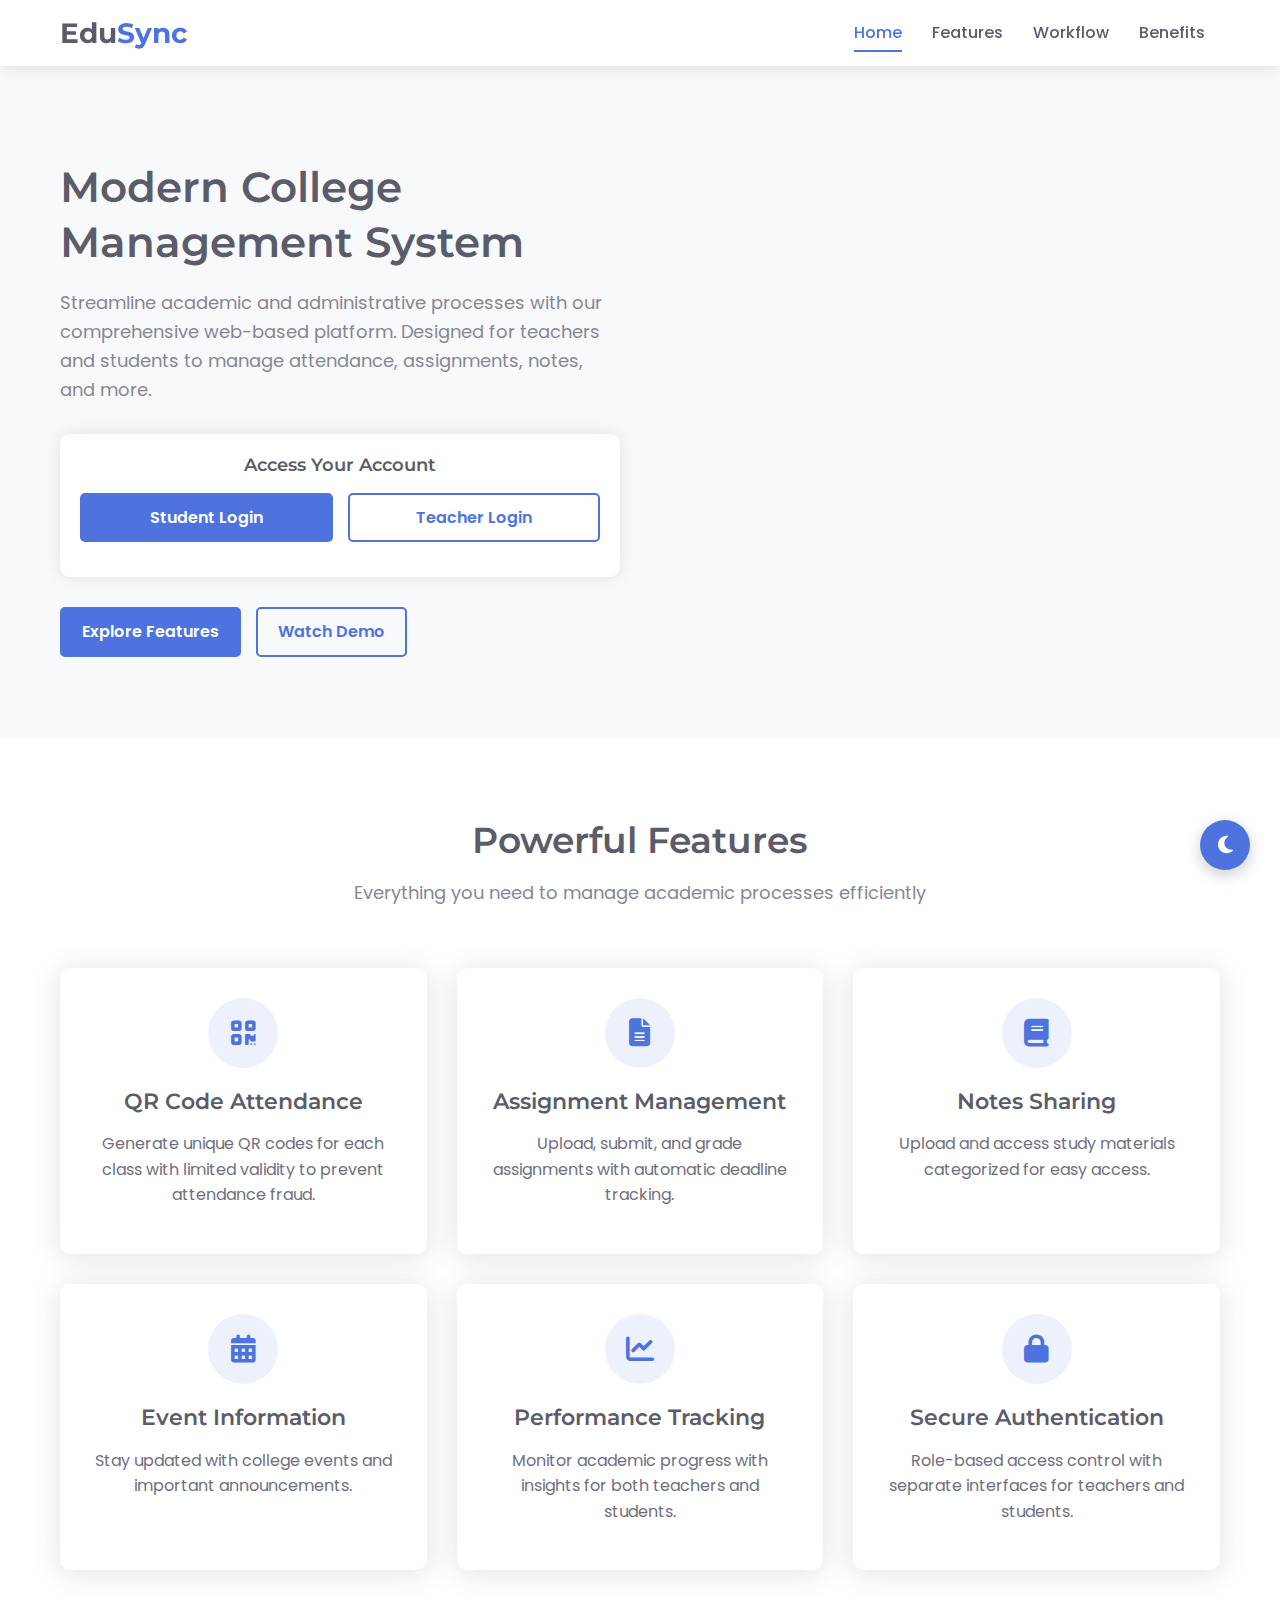
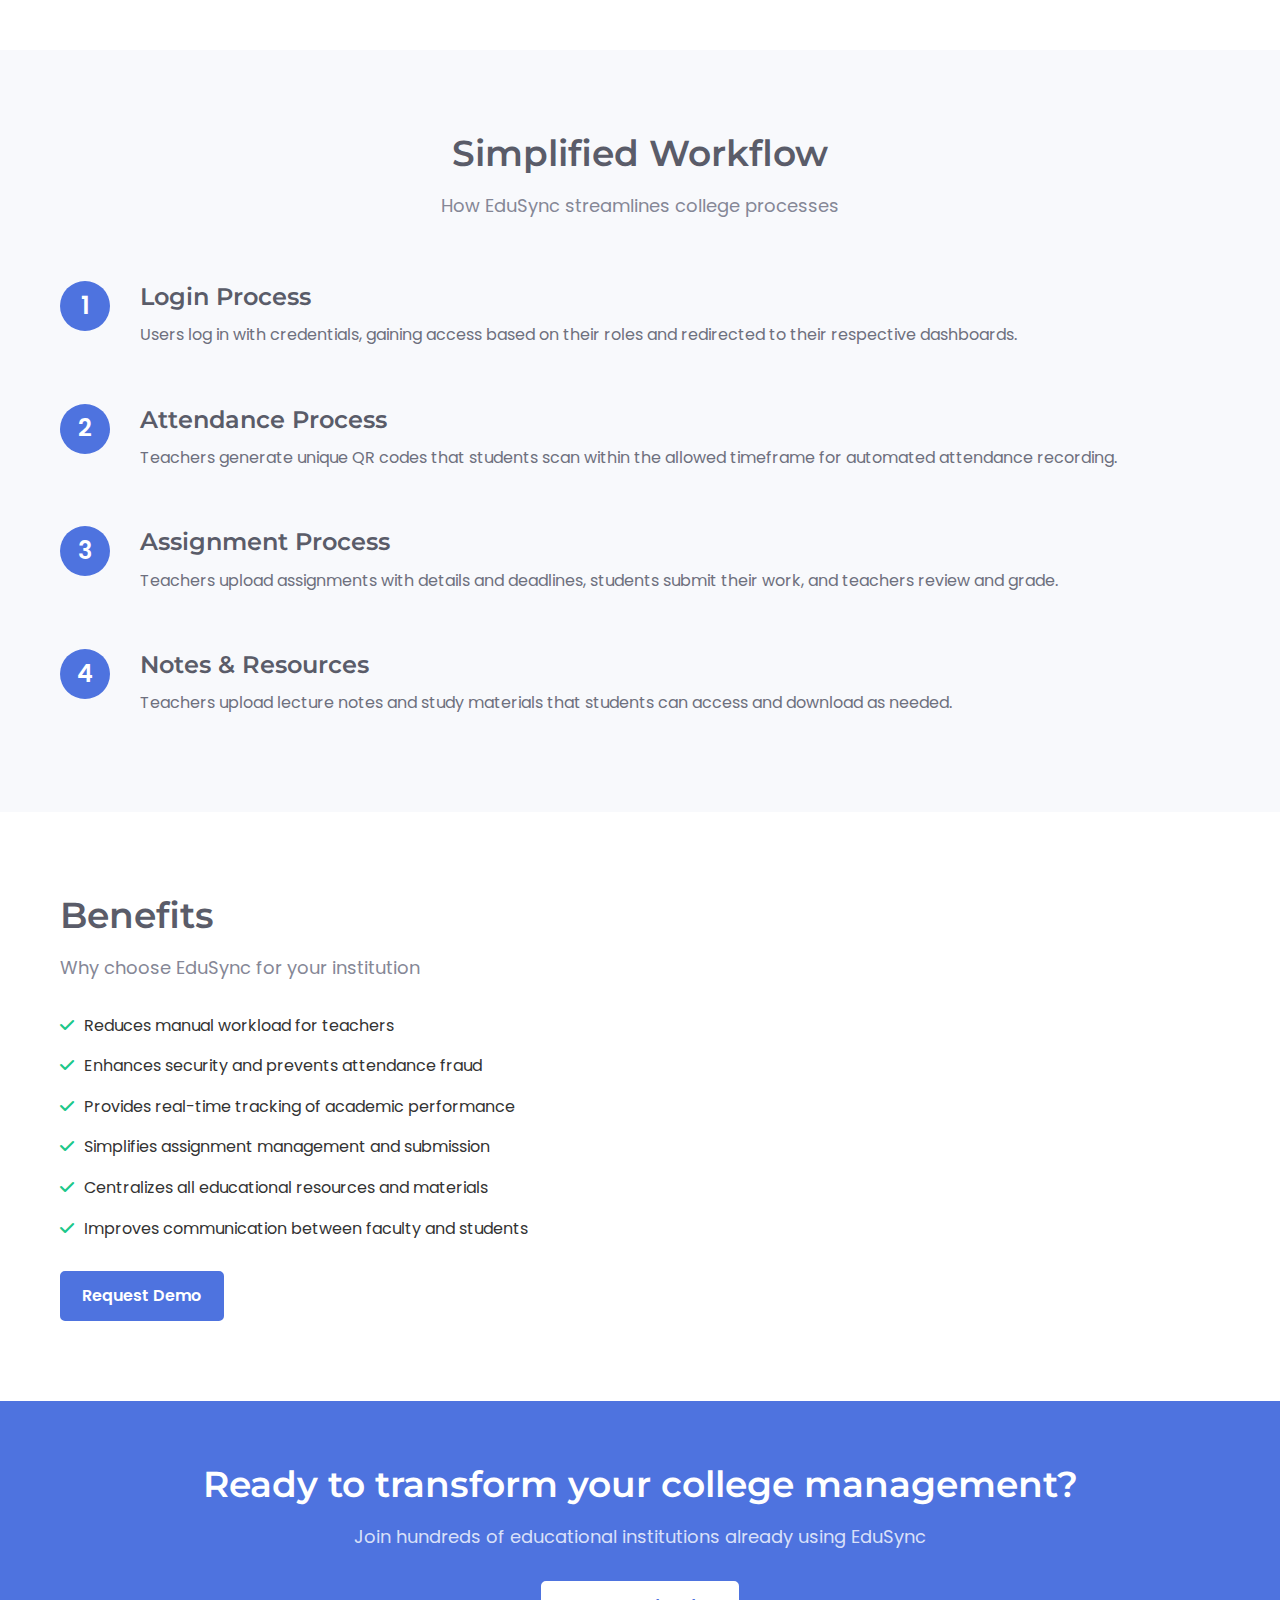
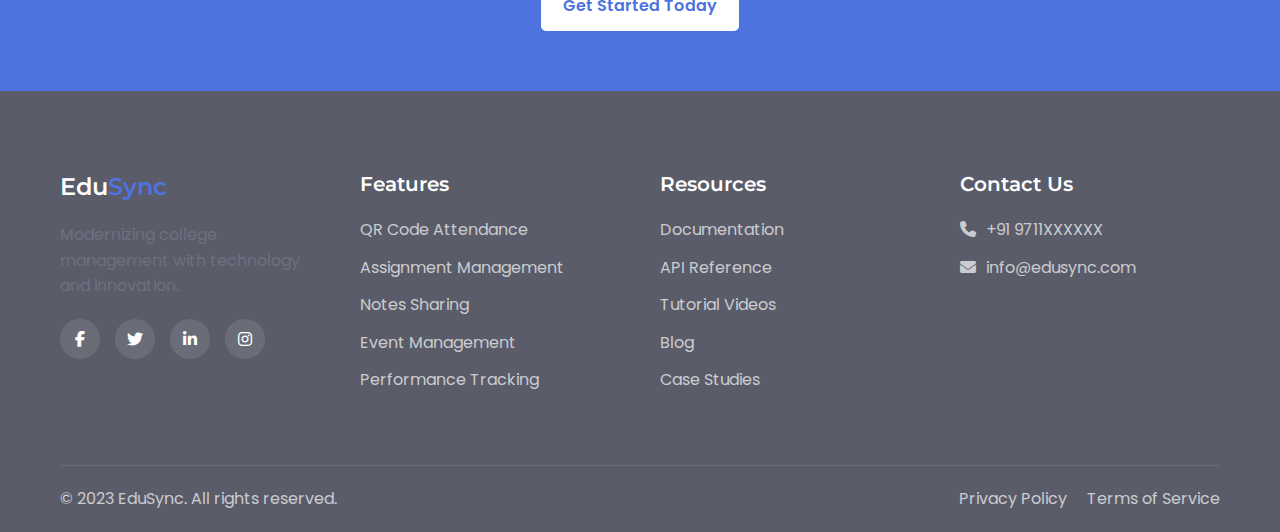
<file: index.html>
<!DOCTYPE html>
<html lang="en">
<head>
    <meta charset="UTF-8">
    <meta name="viewport" content="width=device-width, initial-scale=1.0">
    <title>EduSync - College Management System</title>
    <link rel="stylesheet" href="styles/main.css">
    <link rel="stylesheet" href="https://cdnjs.cloudflare.com/ajax/libs/font-awesome/6.4.0/css/all.min.css">
    <link rel="preconnect" href="https://fonts.googleapis.com">
    <link rel="preconnect" href="https://fonts.gstatic.com" crossorigin>
    <link href="https://fonts.googleapis.com/css2?family=Montserrat:wght@300;400;500;600;700&family=Poppins:wght@300;400;500;600;700&display=swap" rel="stylesheet">
</head>
<body>
    <header class="header">
        <div class="container">
            <div class="logo">
                <h1>Edu<span>Sync</span></h1>
            </div>
            <nav class="main-nav">
                <ul>
                    <li><a href="#hero" class="active">Home</a></li>
                    <li><a href="#features">Features</a></li>
                    <li><a href="#workflow">Workflow</a></li>
                    <li><a href="#benefits">Benefits</a></li>
                </ul>
            </nav>
            <div class="mobile-menu-btn">
                <i class="fas fa-bars"></i>
            </div>
        </div>
    </header>

    <section id="hero" class="hero">
        <div class="container">
            <div class="hero-content">
                <h1>Modern College Management System</h1>
                <p>Streamline academic and administrative processes with our comprehensive web-based platform. Designed for teachers and students to manage attendance, assignments, notes, and more.</p>
                <div class="login-section">
                    <h3>Access Your Account</h3>
                    <div class="login-buttons-container">
                        <a href="login.html" class="btn btn-primary" id="studentLogin">Student Login</a>
                        <a href="login.html" class="btn btn-outline" id="teacherLogin">Teacher Login</a>
                    </div>
                    
                </div>
                <div class="hero-buttons">
                    <a href="#features" class="btn btn-primary">Explore Features</a>
                    <a href="#" class="btn btn-outline demo-btn">Watch Demo</a>
                </div>
            </div>
            <!-- <div class="hero-image">
                <img src="images/home-illustration.png" alt="College Management System Dashboard">
            </div> -->
        </div>
    </section>

    <section id="features" class="features">
        <div class="container">
            <div class="section-header">
                <h2>Powerful Features</h2>
                <p>Everything you need to manage academic processes efficiently</p>
            </div>
            <div class="features-grid">
                <div class="feature-card">
                    <div class="feature-icon">
                        <i class="fas fa-qrcode"></i>
                    </div>
                    <h3>QR Code Attendance</h3>
                    <p>Generate unique QR codes for each class with limited validity to prevent attendance fraud.</p>
                </div>
                <div class="feature-card">
                    <div class="feature-icon">
                        <i class="fas fa-file-alt"></i>
                    </div>
                    <h3>Assignment Management</h3>
                    <p>Upload, submit, and grade assignments with automatic deadline tracking.</p>
                </div>
                <div class="feature-card">
                    <div class="feature-icon">
                        <i class="fas fa-book"></i>
                    </div>
                    <h3>Notes Sharing</h3>
                    <p>Upload and access study materials categorized for easy access.</p>
                </div>
                <div class="feature-card">
                    <div class="feature-icon">
                        <i class="fas fa-calendar-alt"></i>
                    </div>
                    <h3>Event Information</h3>
                    <p>Stay updated with college events and important announcements.</p>
                </div>
                <div class="feature-card">
                    <div class="feature-icon">
                        <i class="fas fa-chart-line"></i>
                    </div>
                    <h3>Performance Tracking</h3>
                    <p>Monitor academic progress with insights for both teachers and students.</p>
                </div>
                <div class="feature-card">
                    <div class="feature-icon">
                        <i class="fas fa-lock"></i>
                    </div>
                    <h3>Secure Authentication</h3>
                    <p>Role-based access control with separate interfaces for teachers and students.</p>
                </div>
            </div>
        </div>
    </section>

    <section id="workflow" class="workflow">
        <div class="container">
            <div class="section-header">
                <h2>Simplified Workflow</h2>
                <p>How EduSync streamlines college processes</p>
            </div>
            <div class="workflow-wrapper">
                <div class="workflow-item">
                    <div class="workflow-number">1</div>
                    <div class="workflow-content">
                        <h3>Login Process</h3>
                        <p>Users log in with credentials, gaining access based on their roles and redirected to their respective dashboards.</p>
                    </div>
                </div>
                <div class="workflow-item">
                    <div class="workflow-number">2</div>
                    <div class="workflow-content">
                        <h3>Attendance Process</h3>
                        <p>Teachers generate unique QR codes that students scan within the allowed timeframe for automated attendance recording.</p>
                    </div>
                </div>
                <div class="workflow-item">
                    <div class="workflow-number">3</div>
                    <div class="workflow-content">
                        <h3>Assignment Process</h3>
                        <p>Teachers upload assignments with details and deadlines, students submit their work, and teachers review and grade.</p>
                    </div>
                </div>
                <div class="workflow-item">
                    <div class="workflow-number">4</div>
                    <div class="workflow-content">
                        <h3>Notes & Resources</h3>
                        <p>Teachers upload lecture notes and study materials that students can access and download as needed.</p>
                    </div>
                </div>
            </div>
        </div>
    </section>

    <section id="benefits" class="benefits">
        <div class="container">
            <div class="benefits-content">
                <div class="section-header left-aligned">
                    <h2>Benefits</h2>
                    <p>Why choose EduSync for your institution</p>
                </div>
                <ul class="benefits-list">
                    <li><i class="fas fa-check"></i> Reduces manual workload for teachers</li>
                    <li><i class="fas fa-check"></i> Enhances security and prevents attendance fraud</li>
                    <li><i class="fas fa-check"></i> Provides real-time tracking of academic performance</li>
                    <li><i class="fas fa-check"></i> Simplifies assignment management and submission</li>
                    <li><i class="fas fa-check"></i> Centralizes all educational resources and materials</li>
                    <li><i class="fas fa-check"></i> Improves communication between faculty and students</li>
                </ul>
                <a href="#" class="btn btn-primary">Request Demo</a>
            </div>
            <!-- <div class="benefits-image">
                <img src="images/benefits-illustration.png" alt="EduSync Benefits">
            </div> -->
        </div>
    </section>

    <!-- <section class="testimonials">
        <div class="container">
            <div class="section-header">
                <h2>What Users Say</h2>
                <p>Feedback from teachers and students using EduSync</p>
            </div>
            <div class="testimonial-slider">
                <div class="testimonial">
                    <div class="testimonial-content">
                        <p>"EduSync has revolutionized how we manage attendance and assignments. The QR code system is ingenious and has improved attendance rates significantly."</p>
                    </div>
                    <div class="testimonial-author">
                        <img src="https://via.placeholder.com/60x60" alt="Professor Williams">
                        <div class="author-info">
                            <h4>Professor Williams</h4>
                            <p>Computer Science Department</p>
                        </div>
                    </div>
                </div>
                <div class="testimonial">
                    <div class="testimonial-content">
                        <p>"As a student, I love how easy it is to keep track of assignments and access study materials. The performance tracking helps me stay on top of my academic progress."</p>
                    </div>
                    <div class="testimonial-author">
                        <img src="https://via.placeholder.com/60x60" alt="Sarah Johnson">
                        <div class="author-info">
                            <h4>Sarah Johnson</h4>
                            <p>Engineering Student</p>
                        </div>
                    </div>
                </div>
            </div>
        </div>
    </section> -->

    <section class="cta">
        <div class="container">
            <h2>Ready to transform your college management?</h2>
            <p>Join hundreds of educational institutions already using EduSync</p>
            <a href="#" class="btn btn-primary">Get Started Today</a>
        </div>
    </section>

    <footer class="footer">
        <div class="container">
            <div class="footer-columns">
                <div class="footer-column">
                    <div class="footer-logo">
                        <h2>Edu<span>Sync</span></h2>
                    </div>
                    <p>Modernizing college management with technology and innovation.</p>
                    <div class="social-links">
                        <a href="#"><i class="fab fa-facebook-f"></i></a>
                        <a href="#"><i class="fab fa-twitter"></i></a>
                        <a href="#"><i class="fab fa-linkedin-in"></i></a>
                        <a href="#"><i class="fab fa-instagram"></i></a>
                    </div>
                </div>
                <div class="footer-column">
                    <h3>Features</h3>
                    <ul>
                        <li><a href="#">QR Code Attendance</a></li>
                        <li><a href="#">Assignment Management</a></li>
                        <li><a href="#">Notes Sharing</a></li>
                        <li><a href="#">Event Management</a></li>
                        <li><a href="#">Performance Tracking</a></li>
                    </ul>
                </div>
                <div class="footer-column">
                    <h3>Resources</h3>
                    <ul>
                        <li><a href="#">Documentation</a></li>
                        <li><a href="#">API Reference</a></li>
                        <li><a href="#">Tutorial Videos</a></li>
                        <li><a href="#">Blog</a></li>
                        <li><a href="#">Case Studies</a></li>
                    </ul>
                </div>
                <div class="footer-column">
                    <h3>Contact Us</h3>
                    <ul class="contact-info">
                        
                        <li><i class="fas fa-phone"></i> +91 9711XXXXXX</li>
                        <li><i class="fas fa-envelope"></i> info@edusync.com</li>
                    </ul>
                </div>
            </div>
            <div class="footer-bottom">
                <p>&copy; 2023 EduSync. All rights reserved.</p>
                <div class="footer-links">
                    <a href="#">Privacy Policy</a>
                    <a href="#">Terms of Service</a>
                </div>
            </div>
        </div>
    </footer>

    <div class="theme-toggle" id="themeToggle">
        <i class="fas fa-sun"></i>
        <i class="fas fa-moon"></i>
    </div>

    <script src="js/main.js"></script>
</body>
</html>
</file>
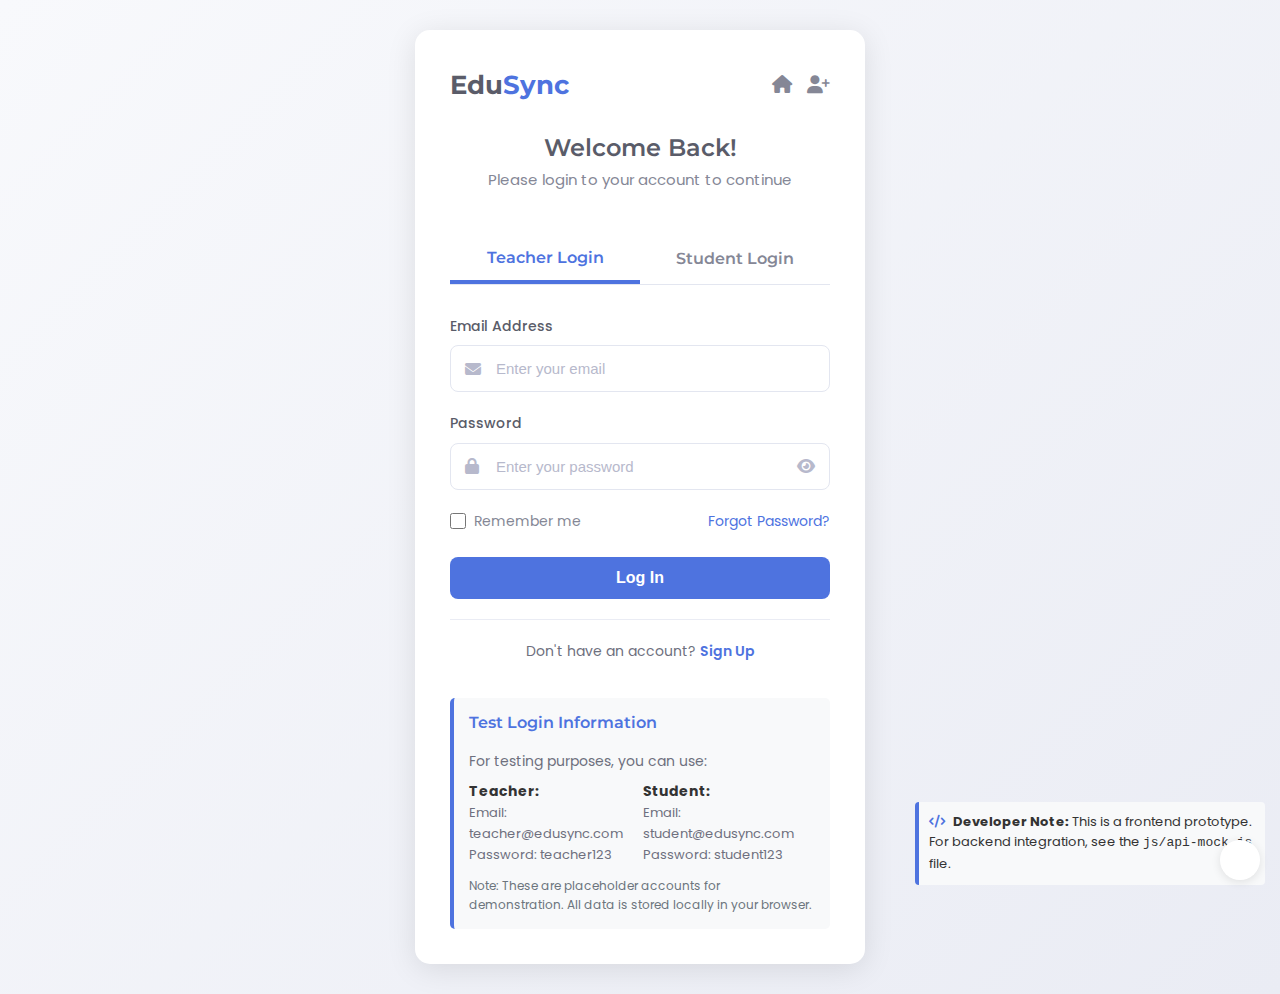
<file: assignments.html>
<!DOCTYPE html>
<html lang="en">
<head>
    <meta charset="UTF-8">
    <meta name="viewport" content="width=device-width, initial-scale=1.0">
    <title>Assignments - EduSync</title>
    <link rel="stylesheet" href="styles/main.css">
    <link rel="stylesheet" href="styles/dashboard.css">
    <link rel="stylesheet" href="https://cdnjs.cloudflare.com/ajax/libs/font-awesome/6.4.0/css/all.min.css">
    <link rel="preconnect" href="https://fonts.googleapis.com">
    <link rel="preconnect" href="https://fonts.gstatic.com" crossorigin>
    <link href="https://fonts.googleapis.com/css2?family=Montserrat:wght@300;400;500;600;700&family=Poppins:wght@300;400;500;600;700&display=swap" rel="stylesheet">
</head>
<body class="dashboard-body">
    <div class="dashboard-container">
        <!-- Sidebar -->
        <aside class="sidebar">
            <div class="sidebar-header">
                <h2 class="logo">Edu<span>Sync</span></h2>
                <div class="close-sidebar">
                    <i class="fas fa-times"></i>
                </div>
            </div>
            <div class="user-info">
                <div class="user-avatar">
                    <img src="https://via.placeholder.com/100x100" alt="Teacher Avatar">
                </div>
                <div class="user-details">
                    <h3>Dr. Rajesh Sharma</h3>
                    <p>Computer Science</p>
                </div>
            </div>
            <nav class="sidebar-nav">
                <ul>
                    <li>
                        <a href="teacher-dashboard.html"><i class="fas fa-tachometer-alt"></i> Dashboard</a>
                    </li>
                    <li>
                        <a href="attendance.html"><i class="fas fa-qrcode"></i> Attendance</a>
                    </li>
                    <li class="active">
                        <a href="assignments.html"><i class="fas fa-file-alt"></i> Assignments</a>
                    </li>
                    <li>
                        <a href="notes.html"><i class="fas fa-book"></i> Notes</a>
                    </li>
                    <li>
                        <a href="events.html"><i class="fas fa-calendar-alt"></i> Events</a>
                    </li>
                    <li>
                        <a href="students.html"><i class="fas fa-user-graduate"></i> Students</a>
                    </li>
                    <li>
                        <a href="performance.html"><i class="fas fa-chart-line"></i> Performance</a>
                    </li>
                    <li>
                        <a href="settings.html"><i class="fas fa-cog"></i> Settings</a>
                    </li>
                </ul>
            </nav>
            <div class="sidebar-footer">
                <a href="#" class="logout-btn logout-button"><i class="fas fa-sign-out-alt"></i> Logout</a>
            </div>
        </aside>

        <!-- Main Content -->
        <main class="main-content">
            <header class="dashboard-header">
                <div class="menu-toggle">
                    <i class="fas fa-bars"></i>
                </div>
                <div class="header-search">
                    <input type="text" placeholder="Search...">
                    <i class="fas fa-search"></i>
                </div>
                <div class="header-actions">
                    <div class="notification">
                        <i class="fas fa-bell"></i>
                        <span class="badge">3</span>
                    </div>
                    <div class="messages">
                        <i class="fas fa-envelope"></i>
                        <span class="badge">5</span>
                    </div>
                </div>
            </header>

            <div class="content-wrapper">
                <section class="dashboard-section active">
                    <div class="section-header">
                        <h1>Assignment Management</h1>
                        <p>Create, track, and evaluate student assignments all in one place. Set due dates, upload attachments, monitor submission rates, and grade student work efficiently. The analytics dashboard helps track student performance across subjects.</p>
                    </div>

                    <div class="dashboard-grid">
                        <!-- Create Assignment -->
                        <div class="dashboard-card assignment-creator">
                            <div class="card-header">
                                <h3>Create New Assignment</h3>
                            </div>
                            <div class="assignment-form">
                                <div class="form-group">
                                    <label for="assignmentTitle">Assignment Title</label>
                                    <input type="text" id="assignmentTitle" placeholder="Enter assignment title">
                                </div>
                                <div class="form-group">
                                    <label for="assignmentDesc">Description</label>
                                    <textarea id="assignmentDesc" placeholder="Enter detailed assignment instructions, requirements, grading criteria, and any other important information students should know about this assignment."></textarea>
                                </div>
                                <div class="form-row">
                                    <div class="form-group half">
                                        <label for="assignmentClass">Class</label>
                                        <select id="assignmentClass">
                                            <option>Web Development</option>
                                            <option>Data Structures</option>
                                            <option>Database Management</option>
                                            <option>Algorithm Design</option>
                                        </select>
                                    </div>
                                    <div class="form-group half">
                                        <label for="assignmentDate">Due Date</label>
                                        <input type="date" id="assignmentDate">
                                    </div>
                                </div>
                                <div class="form-group">
                                    <label for="maxMarks">Maximum Marks</label>
                                    <input type="number" id="maxMarks" value="100" min="1">
                                </div>
                                <div class="form-group">
                                    <label>Attachments</label>
                                    <div class="file-upload">
                                        <input type="file" id="assignmentFiles" multiple>
                                        <label for="assignmentFiles"><i class="fas fa-cloud-upload-alt"></i> Upload Files</label>
                                    </div>
                                </div>
                                <button class="btn btn-primary"><i class="fas fa-plus"></i> Create Assignment</button>
                            </div>
                        </div>

                        <!-- Ongoing Assignments -->
                        <div class="dashboard-card ongoing-assignments">
                            <div class="card-header">
                                <h3>Ongoing Assignments</h3>
                                <select class="period-select">
                                    <option>All Classes</option>
                                    <option>Web Development</option>
                                    <option>Data Structures</option>
                                    <option>Database Management</option>
                                </select>
                            </div>
                            <div class="assignment-list-container">
                                <div style="text-align: center; padding: 40px 20px;">
                                    <i class="fas fa-clipboard-list" style="font-size: 48px; color: #e9ecef; margin-bottom: 15px;"></i>
                                    <h4>No Ongoing Assignments</h4>
                                    <p>Assignments you create will appear here.</p>
                                </div>
                            </div>
                        </div>

                        <!-- Submitted Assignments -->
                        <div class="dashboard-card submitted-assignments">
                            <div class="card-header">
                                <h3>Recent Submissions</h3>
                                <a href="#" class="view-all">View All</a>
                            </div>
                            <div class="submission-list">
                                <div style="text-align: center; padding: 40px 20px;">
                                    <i class="fas fa-inbox" style="font-size: 48px; color: #e9ecef; margin-bottom: 15px;"></i>
                                    <h4>No Assignment Submissions</h4>
                                    <p>Student submissions will appear here once assignments are submitted.</p>
                                </div>
                            </div>
                        </div>
                        
                        <!-- Assignment Analytics -->
                        <div class="dashboard-card assignment-analytics">
                            <div class="card-header">
                                <h3>Assignment Analytics</h3>
                                <select class="period-select">
                                    <option>This Month</option>
                                    <option>Last Month</option>
                                    <option>This Semester</option>
                                </select>
                            </div>
                            <div class="analytics-grid">
                                <div class="analytics-item">
                                    <div class="analytics-value">35</div>
                                    <div class="analytics-label">Total Assignments</div>
                                </div>
                                <div class="analytics-item">
                                    <div class="analytics-value">28</div>
                                    <div class="analytics-label">Completed</div>
                                </div>
                                <div class="analytics-item">
                                    <div class="analytics-value">7</div>
                                    <div class="analytics-label">Ongoing</div>
                                </div>
                                <div class="analytics-item">
                                    <div class="analytics-value">82%</div>
                                    <div class="analytics-label">Avg. Submission Rate</div>
                                </div>
                            </div>
                            <div class="chart-container">
                                <div class="chart-placeholder">
                                    <div class="bar-chart">
                                        <div class="chart-bar" style="height: 60%;" title="Web Development">
                                            <span>Web Dev</span>
                                        </div>
                                        <div class="chart-bar" style="height: 75%;" title="Data Structures">
                                            <span>DS</span>
                                        </div>
                                        <div class="chart-bar" style="height: 45%;" title="Database Management">
                                            <span>DBMS</span>
                                        </div>
                                        <div class="chart-bar" style="height: 85%;" title="Algorithm Design">
                                            <span>Algo</span>
                                        </div>
                                    </div>
                                    <div class="chart-label">Submission Rate by Subject</div>
                                </div>
                            </div>
                        </div>
                    </div>
                </section>
            </div>
        </main>
    </div>

    <div class="theme-toggle" id="themeToggle">
        <i class="fas fa-sun"></i>
        <i class="fas fa-moon"></i>
    </div>

    <script src="js/dashboard.js"></script>
</body>
</html>
</file>
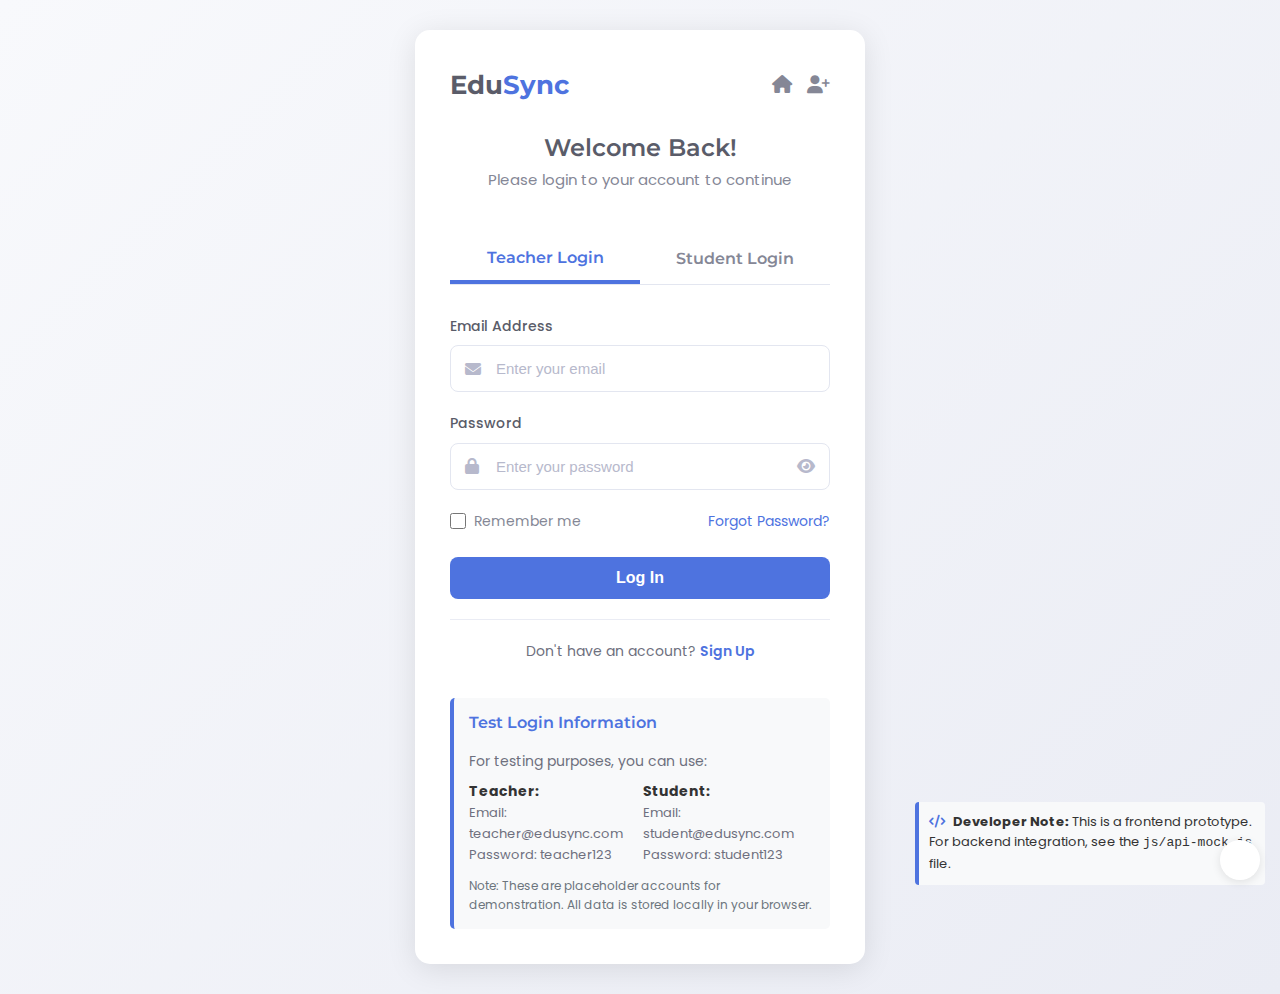
<file: attendance.html>
<!DOCTYPE html>
<html lang="en">
<head>
    <meta charset="UTF-8">
    <meta name="viewport" content="width=device-width, initial-scale=1.0">
    <title>Attendance - EduSync</title>
    <link rel="stylesheet" href="styles/main.css">
    <link rel="stylesheet" href="styles/dashboard.css">
    <link rel="stylesheet" href="https://cdnjs.cloudflare.com/ajax/libs/font-awesome/6.4.0/css/all.min.css">
    <link rel="preconnect" href="https://fonts.googleapis.com">
    <link rel="preconnect" href="https://fonts.gstatic.com" crossorigin>
    <link href="https://fonts.googleapis.com/css2?family=Montserrat:wght@300;400;500;600;700&family=Poppins:wght@300;400;500;600;700&display=swap" rel="stylesheet">
</head>
<body class="dashboard-body">
    <div class="dashboard-container">
        <!-- Sidebar -->
        <aside class="sidebar">
            <div class="sidebar-header">
                <h2 class="logo">Edu<span>Sync</span></h2>
                <div class="close-sidebar">
                    <i class="fas fa-times"></i>
                </div>
            </div>
            <div class="user-info">
                <div class="user-avatar">
                    <img src="https://via.placeholder.com/100x100" alt="Teacher Avatar">
                </div>
                <div class="user-details">
                    <h3>Dr. Rajesh Sharma</h3>
                    <p>Computer Science</p>
                </div>
            </div>
            <nav class="sidebar-nav">
                <ul>
                    <li>
                        <a href="teacher-dashboard.html"><i class="fas fa-tachometer-alt"></i> Dashboard</a>
                    </li>
                    <li class="active">
                        <a href="attendance.html"><i class="fas fa-qrcode"></i> Attendance</a>
                    </li>
                    <li>
                        <a href="assignments.html"><i class="fas fa-file-alt"></i> Assignments</a>
                    </li>
                    <li>
                        <a href="notes.html"><i class="fas fa-book"></i> Notes</a>
                    </li>
                    <li>
                        <a href="events.html"><i class="fas fa-calendar-alt"></i> Events</a>
                    </li>
                    <li>
                        <a href="students.html"><i class="fas fa-user-graduate"></i> Students</a>
                    </li>
                    <li>
                        <a href="performance.html"><i class="fas fa-chart-line"></i> Performance</a>
                    </li>
                    <li>
                        <a href="settings.html"><i class="fas fa-cog"></i> Settings</a>
                    </li>
                </ul>
            </nav>
            <div class="sidebar-footer">
                <a href="#" class="logout-btn logout-button"><i class="fas fa-sign-out-alt"></i> Logout</a>
            </div>
        </aside>

        <!-- Main Content -->
        <main class="main-content">
            <header class="dashboard-header">
                <div class="menu-toggle">
                    <i class="fas fa-bars"></i>
                </div>
                <div class="header-search">
                    <input type="text" placeholder="Search...">
                    <i class="fas fa-search"></i>
                </div>
                <div class="header-actions">
                    <div class="notification">
                        <i class="fas fa-bell"></i>
                        <span class="badge">3</span>
                    </div>
                    <div class="messages">
                        <i class="fas fa-envelope"></i>
                        <span class="badge">5</span>
                    </div>
                </div>
            </header>

            <div class="content-wrapper">
                <section class="dashboard-section active">
                    <div class="section-header">
                        <h1>Attendance Management</h1>
                        <p>Track and manage class attendance with our innovative QR code system. Generate unique QR codes for each class session, set validity periods, and let students scan with their devices. View real-time attendance statistics and export detailed reports.</p>
                    </div>

                    <div class="dashboard-grid">
                        <!-- QR Code Generator -->
                        <div class="dashboard-card qr-generator">
                            <div class="card-header">
                                <h3>Generate QR Code</h3>
                            </div>
                            <div class="qr-code-container">
                                <div class="qr-placeholder" id="qrCodeDisplay">
                                    <img src="https://via.placeholder.com/200x200" alt="QR Code Placeholder">
                                </div>
                                <div class="qr-info">
                                    <h3>QR Code for Attendance</h3>
                                    <p>Valid for <span id="countdown">05:00</span> minutes</p>
                                    <p><i class="fas fa-info-circle"></i> Students need to scan this QR code to mark their attendance</p>
                                </div>
                                <div class="qr-actions">
                                    <button class="btn btn-primary" id="generateQRBtn"><i class="fas fa-sync-alt"></i> Generate New QR</button>
                                    <button class="btn btn-outline" id="resetCountdownBtn"><i class="fas fa-redo"></i> Reset Timer</button>
                                </div>
                            </div>
                            <div class="qr-settings">
                                <h3>QR Code Settings</h3>
                                <div class="form-group">
                                    <label for="classSelect">Select Class:</label>
                                    <select id="classSelect">
                                        <option>Web Development</option>
                                        <option>Data Structures</option>
                                        <option>Database Management</option>
                                        <option>Algorithm Design</option>
                                    </select>
                                </div>
                                <div class="form-group">
                                    <label for="validityTime">Validity Time (minutes):</label>
                                    <input type="number" id="validityTime" value="5" min="1" max="30">
                                </div>
                                <div class="time-limit-note">
                                    <i class="fas fa-exclamation-circle"></i>
                                    <p>Setting longer validity times may reduce security. Recommended: 5 minutes</p>
                                </div>
                            </div>
                        </div>

                        <!-- Attendance Summary -->
                        <div class="dashboard-card attendance-summary">
                            <div class="summary-header">
                                <h3>Today's Attendance</h3>
                                <select class="period-select">
                                    <option>Web Development</option>
                                    <option>Data Structures</option>
                                    <option>Database Management</option>
                                </select>
                            </div>
                            <div class="summary-overview">
                                <div class="summary-stat">
                                    <div class="stat-circle">
                                        <svg width="100" height="100" viewBox="0 0 100 100">
                                            <circle class="circle-bg" cx="50" cy="50" r="45"></circle>
                                            <circle class="circle-fill" cx="50" cy="50" r="45" data-percentage="0"></circle>
                                        </svg>
                                        <span class="percentage">0%</span>
                                    </div>
                                    <p>Overall Attendance</p>
                                </div>
                                <div class="summary-details">
                                    <div class="detail-item">
                                        <span class="detail-value present">0</span>
                                        <span class="detail-label">Present</span>
                                    </div>
                                    <div class="detail-item">
                                        <span class="detail-value late">0</span>
                                        <span class="detail-label">Late</span>
                                    </div>
                                    <div class="detail-item">
                                        <span class="detail-value absent">0</span>
                                        <span class="detail-label">Absent</span>
                                    </div>
                                </div>
                            </div>
                        </div>

                        <!-- Attendance Table -->
                        <div class="dashboard-card table-container">
                            <div class="card-header">
                                <h3>Student Attendance Log</h3>
                                <div class="filter-group">
                                    <select class="filter-select">
                                        <option>All Students</option>
                                        <option>Present Only</option>
                                        <option>Absent Only</option>
                                        <option>Late Only</option>
                                    </select>
                                    <input type="date" class="date-select" value="2023-07-15">
                                </div>
                            </div>
                            <table class="data-table">
                                <thead>
                                    <tr>
                                        <th>Student</th>
                                        <th>Class</th>
                                        <th>Date</th>
                                        <th>Check-in Time</th>
                                        <th>Status</th>
                                    </tr>
                                </thead>
                                <tbody>
                                    <tr>
                                        <td colspan="5" style="text-align: center; padding: 30px;">
                                            <i class="fas fa-calendar-check" style="font-size: 32px; color: #e9ecef; margin-bottom: 10px; display: block;"></i>
                                            <h4>No Attendance Records</h4>
                                            <p>Attendance records will appear here once students scan the QR code.</p>
                                        </td>
                                    </tr>
                                </tbody>
                            </table>
                            <div class="table-pagination">
                                <button class="pagination-btn"><i class="fas fa-chevron-left"></i></button>
                                <span class="pagination-info">Page 0 of 0 (Showing 0-0 of 0 entries)</span>
                                <button class="pagination-btn"><i class="fas fa-chevron-right"></i></button>
                            </div>
                        </div>
                    </div>
                </section>
            </div>
        </main>
    </div>

    <div class="theme-toggle" id="themeToggle">
        <i class="fas fa-sun"></i>
        <i class="fas fa-moon"></i>
    </div>

    <script src="js/dashboard.js"></script>
</body>
</html>
</file>
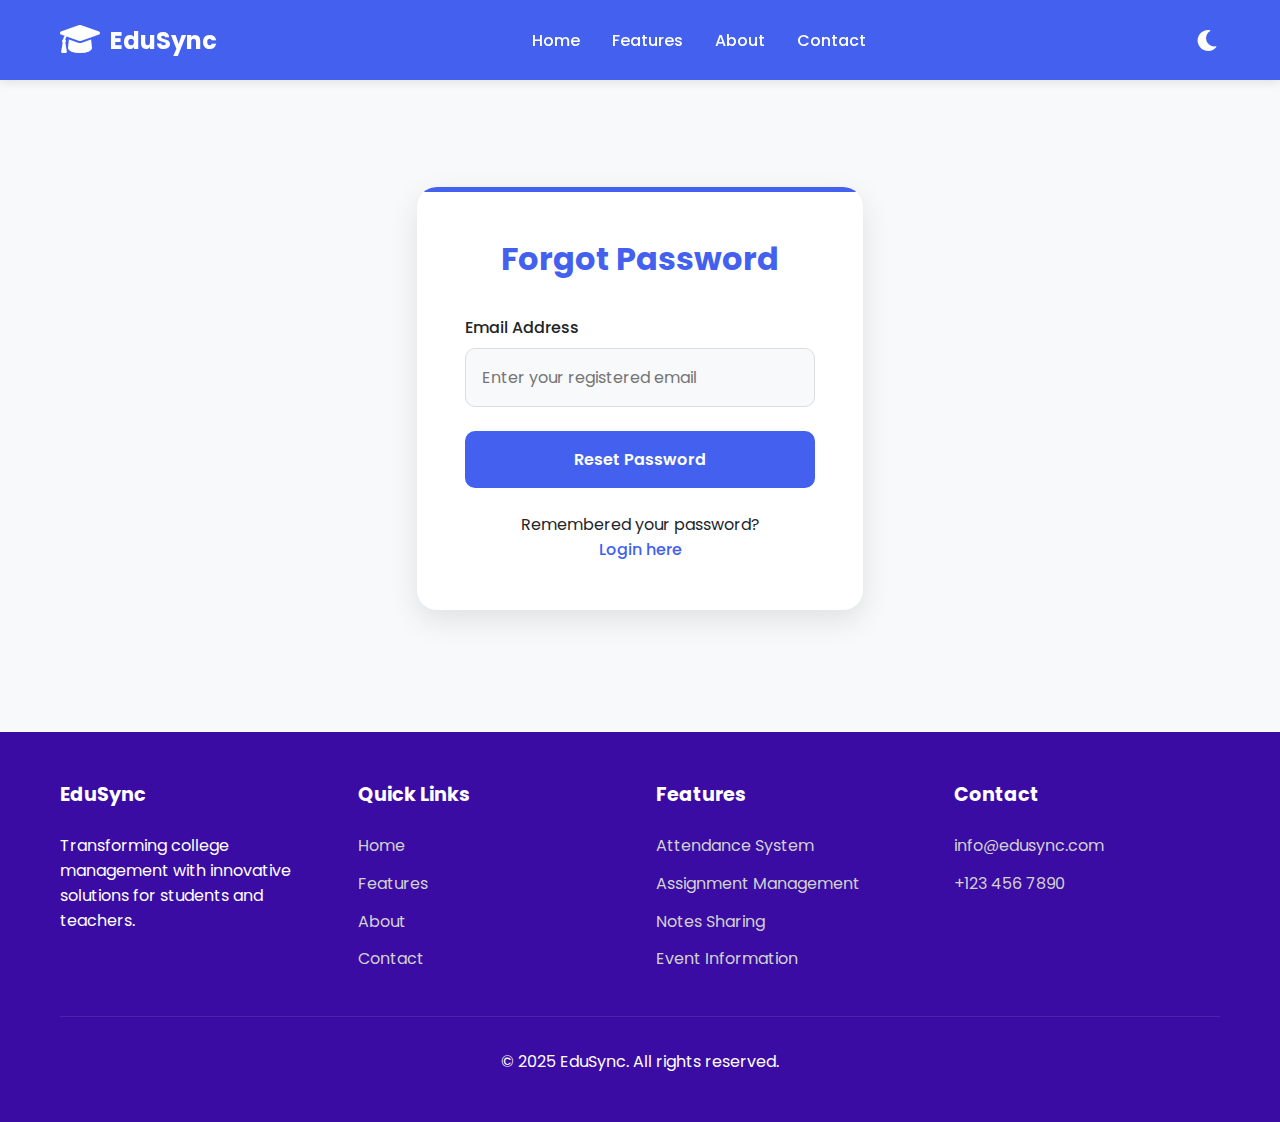
<file: forget-password.html>
<!DOCTYPE html>
<html lang="en">
<head>
  <meta charset="UTF-8">
  <meta name="viewport" content="width=device-width, initial-scale=1.0">
  <title>Forgot Password - EduSync</title>
  <style>
    :root {
      --primary-color: #4361ee;
      --secondary-color: #3a0ca3;
      --accent-color: #4cc9f0;
      --text-light: #f8f9fa;
      --text-dark: #212529;
      --bg-light: #f8f9fa;
      --bg-dark: #121212;
      --card-light: #ffffff;
      --card-dark: #1e1e1e;
    }

    * {
      margin: 0;
      padding: 0;
      box-sizing: border-box;
      font-family: 'Poppins', sans-serif;
      transition: background-color 0.3s, color 0.3s;
    }

    body {
      background-color: var(--bg-light);
      color: var(--text-dark);
      overflow-x: hidden;
      min-height: 100vh;
      display: flex;
      flex-direction: column;
    }

    body.dark-mode {
      background-color: var(--bg-dark);
      color: var(--text-light);
    }

    .container {
      max-width: 1200px;
      margin: 0 auto;
      padding: 0 20px;
    }

    /* Header Styles */
    header {
      background-color: var(--primary-color);
      padding: 1rem 0;
      position: fixed;
      width: 100%;
      top: 0;
      z-index: 1000;
      box-shadow: 0 2px 10px rgba(0, 0, 0, 0.1);
    }

    body.dark-mode header {
      background-color: var(--secondary-color);
    }

    nav {
      display: flex;
      justify-content: space-between;
      align-items: center;
    }

    .logo {
      display: flex;
      align-items: center;
      gap: 10px;
      color: white;
      font-size: 1.5rem;
      font-weight: 700;
      text-decoration: none;
    }

    .logo-icon {
      font-size: 2rem;
    }

    .nav-links {
      display: flex;
      gap: 2rem;
    }

    .nav-links a {
      color: white;
      text-decoration: none;
      font-weight: 500;
      position: relative;
      padding: 5px 0;
    }

    .nav-links a::after {
      content: '';
      position: absolute;
      bottom: 0;
      left: 0;
      width: 0;
      height: 2px;
      background-color: white;
      transition: width 0.3s;
    }

    .nav-links a:hover::after {
      width: 100%;
    }

    .theme-toggle {
      background: none;
      border: none;
      color: white;
      font-size: 1.5rem;
      cursor: pointer;
      margin-left: 1rem;
    }

    /* Main Content */
    main {
      padding: 8rem 0 4rem 0;
      flex: 1;
    }

    .forgot-password-section {
      display: flex;
      justify-content: center;
      align-items: center;
      min-height: 60vh;
    }

    .forgot-password-card {
      background-color: var(--card-light);
      border-radius: 20px;
      padding: 3rem;
      box-shadow: 0 10px 30px rgba(0, 0, 0, 0.1);
      max-width: 600px;
      width: 100%;
      position: relative;
      overflow: hidden;
    }

    body.dark-mode .forgot-password-card {
      background-color: var(--card-dark);
      box-shadow: 0 10px 30px rgba(0, 0, 0, 0.3);
    }

    .forgot-password-card::before {
      content: '';
      position: absolute;
      top: 0;
      left: 0;
      width: 100%;
      height: 5px;
      background-color: var(--primary-color);
    }

    .forgot-password-card h2 {
      text-align: center;
      margin-bottom: 2rem;
      font-size: 2rem;
      color: var(--primary-color);
    }

    body.dark-mode .forgot-password-card h2 {
      color: var(--accent-color);
    }

    .input-group {
      margin-bottom: 1.5rem;
    }

    .input-group label {
      display: block;
      margin-bottom: 0.5rem;
      font-weight: 500;
    }

    .input-group input {
      width: 100%;
      padding: 1rem;
      border: 1px solid #ddd;
      border-radius: 10px;
      font-size: 1rem;
      background-color: var(--bg-light);
      color: var(--text-dark);
    }

    body.dark-mode .input-group input {
      background-color: #2c2c2c;
      border-color: #444;
      color: var(--text-light);
    }

    .input-group input:focus {
      outline: none;
      border-color: var(--primary-color);
      box-shadow: 0 0 0 2px rgba(67, 97, 238, 0.3);
    }

    .submit-btn {
      display: block;
      width: 100%;
      padding: 1rem;
      background-color: var(--primary-color);
      color: white;
      border: none;
      border-radius: 10px;
      font-size: 1rem;
      font-weight: 600;
      cursor: pointer;
      transition: all 0.3s;
      margin-top: 1rem;
    }

    .submit-btn:hover {
      background-color: var(--secondary-color);
      transform: translateY(-3px);
      box-shadow: 0 10px 20px rgba(67, 97, 238, 0.3);
    }

    .login-link {
      text-align: center;
      margin-top: 1.5rem;
    }

    .login-link a {
      color: var(--primary-color);
      text-decoration: none;
      font-weight: 500;
      transition: color 0.3s;
    }

    body.dark-mode .login-link a {
      color: var(--accent-color);
    }

    .login-link a:hover {
      text-decoration: underline;
    }

    .message {
      padding: 1rem;
      margin: 1rem 0;
      border-radius: 10px;
      text-align: center;
      display: none;
    }

    .success-message {
      background-color: rgba(40, 167, 69, 0.2);
      border: 1px solid rgba(40, 167, 69, 0.5);
      color: #28a745;
    }

    body.dark-mode .success-message {
      background-color: rgba(40, 167, 69, 0.1);
      color: #5dd675;
    }

    .error-message {
      background-color: rgba(220, 53, 69, 0.2);
      border: 1px solid rgba(220, 53, 69, 0.5);
      color: #dc3545;
    }

    body.dark-mode .error-message {
      background-color: rgba(220, 53, 69, 0.1);
      color: #f77;
    }

    /* Footer */
    footer {
      background-color: var(--secondary-color);
      color: white;
      padding: 3rem 0;
      margin-top: auto;
    }

    .footer-content {
      display: grid;
      grid-template-columns: repeat(auto-fit, minmax(200px, 1fr));
      gap: 2rem;
    }

    .footer-column h3 {
      margin-bottom: 1.5rem;
      font-size: 1.2rem;
    }

    .footer-column ul {
      list-style: none;
    }

    .footer-column ul li {
      margin-bottom: 0.8rem;
    }

    .footer-column ul li a {
      color: #d1d1d1;
      text-decoration: none;
      transition: color 0.3s;
    }

    .footer-column ul li a:hover {
      color: white;
    }

    .copyright {
      text-align: center;
      margin-top: 2rem;
      padding-top: 2rem;
      border-top: 1px solid rgba(255, 255, 255, 0.1);
    }

    /* Responsive */
    @media (max-width: 768px) {
      .nav-links {
        display: none;
      }

      .forgot-password-card {
        padding: 2rem;
      }
    }
  </style>
  <link href="https://cdnjs.cloudflare.com/ajax/libs/font-awesome/6.0.0-beta3/css/all.min.css" rel="stylesheet">
  <link href="https://fonts.googleapis.com/css2?family=Poppins:wght@300;400;500;600;700&display=swap" rel="stylesheet">
</head>
<body>
  <header>
    <div class="container">
      <nav>
        <a href="index.html" class="logo">
          <span class="logo-icon"><i class="fas fa-graduation-cap"></i></span>
          <span>EduSync</span>
        </a>
        <div class="nav-links">
          <a href="index.html">Home</a>
          <a href="features.html">Features</a>
          <a href="about.html">About</a>
          <a href="contact.html">Contact</a>
        </div>
        <button class="theme-toggle" id="theme-toggle">
          <i class="fas fa-moon"></i>
        </button>
      </nav>
    </div>
  </header>

  <main>
    <section class="forgot-password-section">
      <div class="container">
        <div class="forgot-password-card">
          <h2>Forgot Password</h2>
          <div id="success-message" class="message success-message">
            Password reset link has been sent to your email!
          </div>
          <div id="error-message" class="message error-message">
            Email not found. Please try again.
          </div>
          <form id="forgot-password-form">
            <div class="input-group">
              <label for="email">Email Address</label>
              <input type="email" id="email" name="email" placeholder="Enter your registered email" required>
            </div>
            <button type="submit" class="submit-btn">Reset Password</button>
          </form>
          <div class="login-link">
            
            <p >Remembered your password?</p><a id="back-to-login" href="#">Login here</a>
          </div>
        </div>
      </div>
    </section>
  </main>

  <footer>
    <div class="container">
      <div class="footer-content">
        <div class="footer-column">
          <h3>EduSync</h3>
          <p>Transforming college management with innovative solutions for students and teachers.</p>
        </div>
        <div class="footer-column">
          <h3>Quick Links</h3>
          <ul>
            <li><a href="index.html">Home</a></li>
            <li><a href="features.html">Features</a></li>
            <li><a href="about.html">About</a></li>
            <li><a href="contact.html">Contact</a></li>
          </ul>
        </div>
        <div class="footer-column">
          <h3>Features</h3>
          <ul>
            <li><a href="features.html#attendance">Attendance System</a></li>
            <li><a href="features.html#assignments">Assignment Management</a></li>
            <li><a href="features.html#notes">Notes Sharing</a></li>
            <li><a href="features.html#events">Event Information</a></li>
          </ul>
        </div>
        <div class="footer-column">
          <h3>Contact</h3>
          <ul>
            <li><a href="mailto:info@edusync.com">info@edusync.com</a></li>
            <li><a href="tel:+1234567890">+123 456 7890</a></li>
          </ul>
        </div>
      </div>
      <div class="copyright">
        <p>&copy; 2025 EduSync. All rights reserved.</p>
      </div>
    </div>
  </footer>

  <script>
    // Theme Toggle
    const themeToggle = document.getElementById('theme-toggle');
    const themeIcon = themeToggle.querySelector('i');
    
    themeToggle.addEventListener('click', () => {
      document.body.classList.toggle('dark-mode');
      if (document.body.classList.contains('dark-mode')) {
        themeIcon.classList.remove('fa-moon');
        themeIcon.classList.add('fa-sun');
        localStorage.setItem('theme', 'dark');
      } else {
        themeIcon.classList.remove('fa-sun');
        themeIcon.classList.add('fa-moon');
        localStorage.setItem('theme', 'light');
      }
    });
    
    // Check for saved theme preference
    const savedTheme = localStorage.getItem('theme');
    if (savedTheme === 'dark') {
      document.body.classList.add('dark-mode');
      themeIcon.classList.remove('fa-moon');
      themeIcon.classList.add('fa-sun');
    }

    // Form submission
    const forgotPasswordForm = document.getElementById('forgot-password-form');
    const successMessage = document.getElementById('success-message');
    const errorMessage = document.getElementById('error-message');
    const emailInput = document.getElementById('email');

    forgotPasswordForm.addEventListener('submit', function(e) {
      e.preventDefault();
      
      // Hide all messages initially
      successMessage.style.display = 'none';
      errorMessage.style.display = 'none';

      // Simple validation (can be expanded)
      const email = emailInput.value.trim();
      const emailPattern = /^[^\s@]+@[^\s@]+\.[^\s@]+$/;
      
      if (!emailPattern.test(email)) {
        errorMessage.textContent = 'Please enter a valid email address.';
        errorMessage.style.display = 'block';
        return;
      }

      // Simulate API call (in a real application, this would be an actual API call)
      setTimeout(() => {
        // For demonstration purposes: Show success for email addresses containing "student" or "teacher"
        if (email.includes('student') || email.includes('teacher') || email.includes('admin')) {
          successMessage.style.display = 'block';
          emailInput.value = '';
        } else {
          errorMessage.textContent = 'Email not found in our records. Please try again.';
          errorMessage.style.display = 'block';
        }
      }, 1000);
    });
    // URL se source parameter fetch karna
    const urlParams = new URLSearchParams(window.location.search);
    const source = urlParams.get('source'); 

    // Default value student-login set karna
    let loginPage = "student-login.html"; 

    if (source === "teacher") {
        loginPage = "teacher-login.html";
    }

    // "Login here" link ko update karna
    document.getElementById("back-to-login").setAttribute("href", loginPage);
  </script>
</body>
</html>
</file>
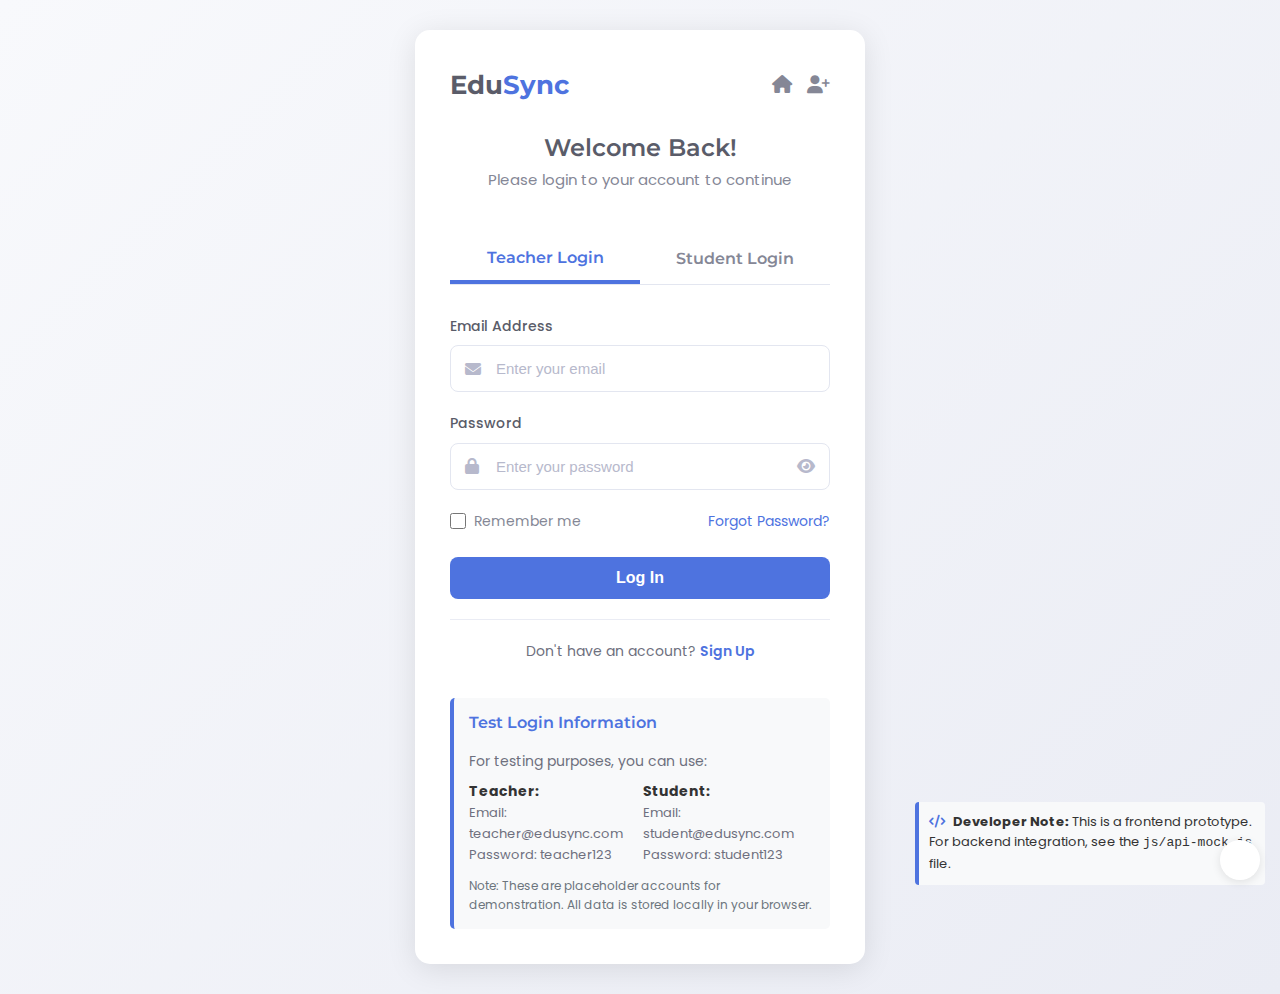
<file: login.html>
<!DOCTYPE html>
<html lang="en">
<head>
    <meta charset="UTF-8">
    <meta name="viewport" content="width=device-width, initial-scale=1.0">
    <title>Login - EduSync</title>
    <link rel="stylesheet" href="styles/main.css">
    <link rel="stylesheet" href="styles/login.css">
    <link rel="stylesheet" href="https://cdnjs.cloudflare.com/ajax/libs/font-awesome/6.4.0/css/all.min.css">
    <link rel="preconnect" href="https://fonts.googleapis.com">
    <link rel="preconnect" href="https://fonts.gstatic.com" crossorigin>
    <link href="https://fonts.googleapis.com/css2?family=Montserrat:wght@300;400;500;600;700&family=Poppins:wght@300;400;500;600;700&display=swap" rel="stylesheet">
</head>
<body class="login-body">
    <div class="login-container">
        <div class="login-header">
            <a href="index.html" class="logo">Edu<span>Sync</span></a>
            <div class="login-nav">
                <a href="index.html" title="Home"><i class="fas fa-home"></i></a>
                <a href="signup.html" title="Sign Up"><i class="fas fa-user-plus"></i></a>
            </div>
        </div>

        <div class="welcome-text">
            <h2>Welcome Back!</h2>
            <p>Please login to your account to continue</p>
        </div>

        <div class="login-tabs">
            <button class="tab-btn active" data-tab="teacher">Teacher Login</button>
            <button class="tab-btn" data-tab="student">Student Login</button>
        </div>

        <div class="login-forms">
            <!-- Teacher Login Form -->
            <form id="teacherLoginForm" class="login-form active">
                <div class="input-field">
                    <label for="teacherEmail">Email Address</label>
                    <div class="input-with-icon">
                        <i class="fas fa-envelope"></i>
                        <input type="email" id="teacherEmail" placeholder="Enter your email" required>
                    </div>
                </div>
                <div class="input-field">
                    <label for="teacherPassword">Password</label>
                    <div class="input-with-icon">
                        <i class="fas fa-lock"></i>
                        <input type="password" id="teacherPassword" placeholder="Enter your password" required>
                        <i class="toggle-password fas fa-eye"></i>
                    </div>
                </div>
                <div class="form-options">
                    <label class="remember-me">
                        <input type="checkbox">
                        <span>Remember me</span>
                    </label>
                    <a href="#" class="forgot-password">Forgot Password?</a>
                </div>
                <button type="submit" class="btn btn-primary full-width">Log In</button>
            </form>

            <!-- Student Login Form -->
            <form id="studentLoginForm" class="login-form">
                <div class="input-field">
                    <label for="studentEmail">Email Address</label>
                    <div class="input-with-icon">
                        <i class="fas fa-envelope"></i>
                        <input type="email" id="studentEmail" placeholder="Enter your email" required>
                    </div>
                </div>
                <div class="input-field">
                    <label for="studentPassword">Password</label>
                    <div class="input-with-icon">
                        <i class="fas fa-lock"></i>
                        <input type="password" id="studentPassword" placeholder="Enter your password" required>
                        <i class="toggle-password fas fa-eye"></i>
                    </div>
                </div>
                <div class="form-options">
                    <label class="remember-me">
                        <input type="checkbox">
                        <span>Remember me</span>
                    </label>
                    <a href="#" class="forgot-password">Forgot Password?</a>
                </div>
                <button type="submit" class="btn btn-primary full-width">Log In</button>
            </form>
        </div>

        <div class="login-footer">
            <p>Don't have an account? <a href="signup.html">Sign Up</a></p>
        </div>
        
        <!-- Test Login Information -->
        <div class="test-login-info" style="margin-top: 20px; padding: 15px; background-color: #f8f9fa; border-radius: 5px; border-left: 4px solid #4e73df;">
            <h4 style="margin-top: 0; color: #4e73df;">Test Login Information</h4>
            <p style="margin-bottom: 5px; font-size: 14px;">For testing purposes, you can use:</p>
            <div style="display: flex; justify-content: space-between; margin-bottom: 10px;">
                <div>
                    <strong style="font-size: 14px;">Teacher:</strong>
                    <p style="margin: 0; font-size: 13px;">Email: teacher@edusync.com</p>
                    <p style="margin: 0; font-size: 13px;">Password: teacher123</p>
                </div>
                <div>
                    <strong style="font-size: 14px;">Student:</strong>
                    <p style="margin: 0; font-size: 13px;">Email: student@edusync.com</p>
                    <p style="margin: 0; font-size: 13px;">Password: student123</p>
                </div>
            </div>
            <p style="margin: 5px 0 0; font-size: 12px; color: #6c757d;">Note: These are placeholder accounts for demonstration. All data is stored locally in your browser.</p>
        </div>
    </div>

    <div class="theme-toggle" id="themeToggle">
        <i class="fas fa-sun"></i>
        <i class="fas fa-moon"></i>
    </div>

    <!-- Backend connection info -->
    <div style="position: fixed; bottom: 15px; right: 15px; background-color: #f8f9fa; border-left: 4px solid #4e73df; padding: 10px; border-radius: 4px; max-width: 350px; font-size: 13px;">
        <i class="fas fa-code" style="color: #4e73df; margin-right: 5px;"></i>
        <strong>Developer Note:</strong> This is a frontend prototype. For backend integration, see the <code>js/api-mock.js</code> file.
    </div>

    <script src="js/api-mock.js"></script>
    <script>
        document.addEventListener('DOMContentLoaded', function() {
            // Tab switching functionality
            const tabBtns = document.querySelectorAll('.tab-btn');
            const loginForms = document.querySelectorAll('.login-form');

            tabBtns.forEach(btn => {
                btn.addEventListener('click', () => {
                    const tab = btn.dataset.tab;
                    
                    // Update active tab
                    tabBtns.forEach(b => b.classList.remove('active'));
                    btn.classList.add('active');
                    
                    // Show corresponding form
                    loginForms.forEach(form => {
                        form.classList.remove('active');
                        if (form.id === `${tab}LoginForm`) {
                            form.classList.add('active');
                        }
                    });
                });
            });

            // Toggle password visibility
            const togglePasswordBtns = document.querySelectorAll('.toggle-password');
            togglePasswordBtns.forEach(btn => {
                btn.addEventListener('click', function() {
                    const input = this.previousElementSibling;
                    if (input.type === 'password') {
                        input.type = 'text';
                        this.classList.replace('fa-eye', 'fa-eye-slash');
                    } else {
                        input.type = 'password';
                        this.classList.replace('fa-eye-slash', 'fa-eye');
                    }
                });
            });

            // Theme toggle functionality
            const themeToggle = document.getElementById('themeToggle');
            themeToggle.addEventListener('click', function() {
                document.body.classList.toggle('dark-mode');
            });

            // Form submission handling
            const teacherForm = document.getElementById('teacherLoginForm');
            const studentForm = document.getElementById('studentLoginForm');

            teacherForm.addEventListener('submit', function(e) {
                e.preventDefault();
                const email = document.getElementById('teacherEmail').value;
                const password = document.getElementById('teacherPassword').value;
                
                // In a real implementation, this would use the API:
                // API.Auth.login(email, password, 'teacher')
                //   .then(response => response.json())
                //   .then(data => {
                //     if (data.success) {
                //       localStorage.setItem('token', data.token);
                //       window.location.href = 'teacher-dashboard.html';
                //     } else {
                //       alert(data.message || 'Login failed');
                //     }
                //   })
                //   .catch(error => {
                //     console.error('Login error:', error);
                //     alert('An error occurred during login');
                //   });
                
                // Test login for demo
                if (email === 'teacher@edusync.com' && password === 'teacher123') {
                    // Create demo teacher account
                    const teacherData = {
                        email: 'teacher@edusync.com',
                        fullName: 'Alex Johnson',
                        role: 'teacher',
                        department: 'Computer Science',
                        password: 'teacher123'
                    };
                    localStorage.setItem('currentUser', JSON.stringify(teacherData));
                    window.location.href = 'teacher-dashboard.html';
                    return;
                }
                
                // In a real app, this would verify credentials against a database
                // For now, just check if the user has registered
                const storedUser = localStorage.getItem('teacher_' + email);
                if (storedUser) {
                    const userData = JSON.parse(storedUser);
                    if (userData.password === password) {
                        // Successful login
                        localStorage.setItem('currentUser', storedUser);
                        window.location.href = 'teacher-dashboard.html';
                    } else {
                        // Wrong password
                        alert('Incorrect password. Please try again.');
                    }
                } else {
                    // User doesn't exist
                    alert('No account found with this email. Please sign up first.');
                }
            });

            studentForm.addEventListener('submit', function(e) {
                e.preventDefault();
                const email = document.getElementById('studentEmail').value;
                const password = document.getElementById('studentPassword').value;
                
                // In a real implementation, this would use the API:
                // API.Auth.login(email, password, 'student')
                //   .then(response => response.json())
                //   .then(data => {
                //     if (data.success) {
                //       localStorage.setItem('token', data.token);
                //       window.location.href = 'student-dashboard.html';
                //     } else {
                //       alert(data.message || 'Login failed');
                //     }
                //   })
                //   .catch(error => {
                //     console.error('Login error:', error);
                //     alert('An error occurred during login');
                //   });
                
                // Test login for demo
                if (email === 'student@edusync.com' && password === 'student123') {
                    // Create demo student account
                    const studentData = {
                        email: 'student@edusync.com',
                        fullName: 'Emily Parker',
                        role: 'student',
                        course: 'Computer Science',
                        semester: '4',
                        password: 'student123'
                    };
                    localStorage.setItem('currentUser', JSON.stringify(studentData));
                    window.location.href = 'student-dashboard.html';
                    return;
                }
                
                // In a real app, this would verify credentials against a database
                // For now, just check if the user has registered
                const storedUser = localStorage.getItem('student_' + email);
                if (storedUser) {
                    const userData = JSON.parse(storedUser);
                    if (userData.password === password) {
                        // Successful login
                        localStorage.setItem('currentUser', storedUser);
                        window.location.href = 'student-dashboard.html';
                    } else {
                        // Wrong password
                        alert('Incorrect password. Please try again.');
                    }
                } else {
                    // User doesn't exist
                    alert('No account found with this email. Please sign up first.');
                }
            });
        });
    </script>
</body>
</html>
</file>
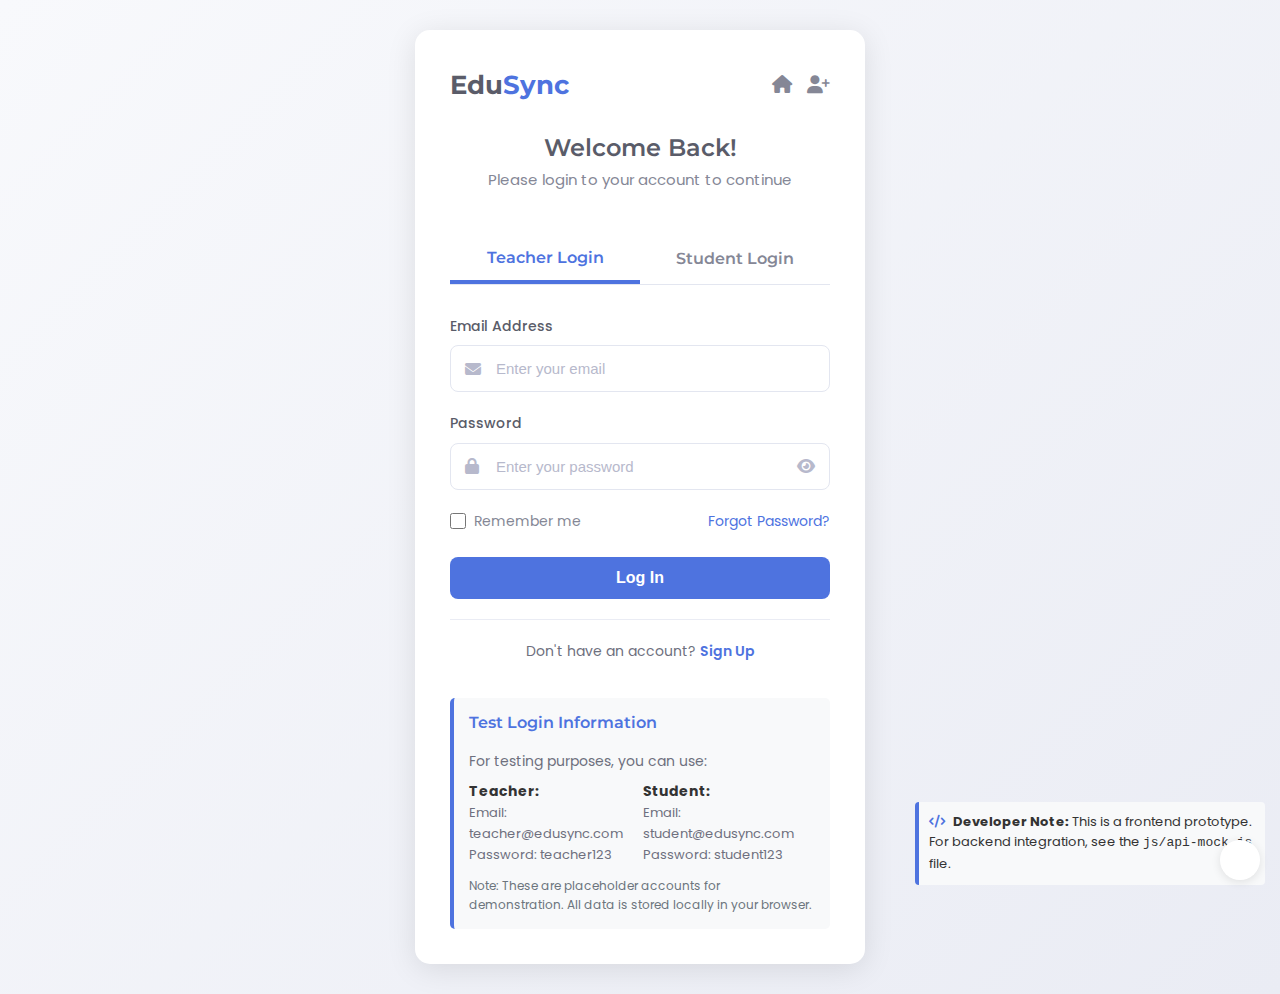
<file: notes.html>
<!DOCTYPE html>
<html lang="en">
<head>
    <meta charset="UTF-8">
    <meta name="viewport" content="width=device-width, initial-scale=1.0">
    <title>Notes - EduSync</title>
    <link rel="stylesheet" href="styles/main.css">
    <link rel="stylesheet" href="styles/dashboard.css">
    <link rel="stylesheet" href="https://cdnjs.cloudflare.com/ajax/libs/font-awesome/6.4.0/css/all.min.css">
    <link rel="preconnect" href="https://fonts.googleapis.com">
    <link rel="preconnect" href="https://fonts.gstatic.com" crossorigin>
    <link href="https://fonts.googleapis.com/css2?family=Montserrat:wght@300;400;500;600;700&family=Poppins:wght@300;400;500;600;700&display=swap" rel="stylesheet">
</head>
<body class="dashboard-body">
    <div class="dashboard-container">
        <!-- Sidebar -->
        <aside class="sidebar">
            <div class="sidebar-header">
                <h2 class="logo">Edu<span>Sync</span></h2>
                <div class="close-sidebar">
                    <i class="fas fa-times"></i>
                </div>
            </div>
            <div class="user-info">
                <div class="user-avatar">
                    <img src="https://via.placeholder.com/100x100" alt="Teacher Avatar">
                </div>
                <div class="user-details">
                    <h3>Dr. Rajesh Sharma</h3>
                    <p>Computer Science</p>
                </div>
            </div>
            <nav class="sidebar-nav">
                <ul>
                    <li>
                        <a href="teacher-dashboard.html"><i class="fas fa-tachometer-alt"></i> Dashboard</a>
                    </li>
                    <li>
                        <a href="attendance.html"><i class="fas fa-qrcode"></i> Attendance</a>
                    </li>
                    <li>
                        <a href="assignments.html"><i class="fas fa-file-alt"></i> Assignments</a>
                    </li>
                    <li class="active">
                        <a href="notes.html"><i class="fas fa-book"></i> Notes</a>
                    </li>
                    <li>
                        <a href="events.html"><i class="fas fa-calendar-alt"></i> Events</a>
                    </li>
                    <li>
                        <a href="students.html"><i class="fas fa-user-graduate"></i> Students</a>
                    </li>
                    <li>
                        <a href="performance.html"><i class="fas fa-chart-line"></i> Performance</a>
                    </li>
                    <li>
                        <a href="settings.html"><i class="fas fa-cog"></i> Settings</a>
                    </li>
                </ul>
            </nav>
            <div class="sidebar-footer">
                <a href="#" class="logout-btn logout-button"><i class="fas fa-sign-out-alt"></i> Logout</a>
            </div>
        </aside>

        <!-- Main Content -->
        <main class="main-content">
            <header class="dashboard-header">
                <div class="menu-toggle">
                    <i class="fas fa-bars"></i>
                </div>
                <div class="header-search">
                    <input type="text" placeholder="Search...">
                    <i class="fas fa-search"></i>
                </div>
                <div class="header-actions">
                    <div class="notification">
                        <i class="fas fa-bell"></i>
                        <span class="badge">3</span>
                    </div>
                    <div class="messages">
                        <i class="fas fa-envelope"></i>
                        <span class="badge">5</span>
                    </div>
                </div>
            </header>

            <div class="content-wrapper">
                <section class="dashboard-section active">
                    <div class="section-header">
                        <h1>Class Notes</h1>
                        <p>Create, share, and manage learning materials with students. Upload documents, lecture notes, study materials, and monitor student engagement with your content. All notes are organized by class and type for easy access.</p>
                    </div>

                    <div class="dashboard-grid">
                        <!-- Upload/Create Notes -->
                        <div class="dashboard-card notes-creator">
                            <div class="card-header">
                                <h3>Create New Notes</h3>
                            </div>
                            <div class="notes-form">
                                <div class="form-group">
                                    <label for="notesTitle">Notes Title</label>
                                    <input type="text" id="notesTitle" placeholder="Enter title of notes">
                                </div>
                                <div class="form-row">
                                    <div class="form-group half">
                                        <label for="notesClass">Class</label>
                                        <select id="notesClass">
                                            <option>Web Development</option>
                                            <option>Data Structures</option>
                                            <option>Database Management</option>
                                            <option>Algorithm Design</option>
                                        </select>
                                    </div>
                                    <div class="form-group half">
                                        <label for="notesType">Type</label>
                                        <select id="notesType">
                                            <option>Lecture Notes</option>
                                            <option>Study Material</option>
                                            <option>Reference Material</option>
                                            <option>Practice Questions</option>
                                        </select>
                                    </div>
                                </div>
                                <div class="form-group">
                                    <label for="notesDesc">Description</label>
                                    <textarea id="notesDesc" placeholder="Enter a detailed description of what these notes cover, key topics, related assignments, etc. This helps students understand the content before accessing it."></textarea>
                                </div>
                                <div class="form-group">
                                    <label>Upload Files</label>
                                    <div class="file-upload">
                                        <input type="file" id="notesFiles" multiple>
                                        <label for="notesFiles"><i class="fas fa-cloud-upload-alt"></i> Upload Files</label>
                                    </div>
                                    <p class="file-info">You can upload PDF, DOCX, PPT, or Image files (Max: 10MB each)</p>
                                </div>
                                <button class="btn btn-primary"><i class="fas fa-plus"></i> Create Notes</button>
                            </div>
                        </div>

                        <!-- Recent Notes -->
                        <div class="dashboard-card recent-notes">
                            <div class="card-header">
                                <h3>Recent Notes</h3>
                                <select class="period-select">
                                    <option>All Classes</option>
                                    <option>Web Development</option>
                                    <option>Data Structures</option>
                                    <option>Database Management</option>
                                </select>
                            </div>
                            <div class="notes-list">
                                <div style="text-align: center; padding: 40px 20px;">
                                    <i class="fas fa-file-alt" style="font-size: 48px; color: #e9ecef; margin-bottom: 15px;"></i>
                                    <h4>No Notes Uploaded</h4>
                                    <p>Notes you upload will appear here.</p>
                                </div>
                            </div>
                        </div>

                        <!-- Student Engagement -->
                        <div class="dashboard-card notes-engagement">
                            <div class="card-header">
                                <h3>Student Engagement</h3>
                            </div>
                            <div class="engagement-summary">
                                <div class="engagement-stat">
                                    <div class="stat-value">0%</div>
                                    <div class="stat-label">Notes Viewed</div>
                                </div>
                                <div class="engagement-stat">
                                    <div class="stat-value">0%</div>
                                    <div class="stat-label">Downloaded</div>
                                </div>
                                <div class="engagement-stat">
                                    <div class="stat-value">0</div>
                                    <div class="stat-label">Comments</div>
                                </div>
                            </div>
                            <div class="engagement-details">
                                <h4>Most Engaged Students</h4>
                                <div style="text-align: center; padding: 20px;">
                                    <p>No engagement data available yet</p>
                                </div>
                            </div>
                        </div>

                        <!-- Notes Feedback -->
                        <div class="dashboard-card notes-feedback">
                            <div class="card-header">
                                <h3>Recent Comments</h3>
                            </div>
                            <div class="feedback-list">
                                <div class="feedback-item">
                                    <div class="feedback-header">
                                        <div class="student-info">
                                            <img src="https://via.placeholder.com/32x32" alt="Student">
                                            <div>
                                                <h5>Vikas Reddy</h5>
                                                <p>On: Introduction to CSS Flexbox</p>
                                            </div>
                                        </div>
                                        <div class="feedback-time">2 hours ago</div>
                                    </div>
                                    <div class="feedback-content">
                                        <p>Thank you sir, these notes helped me understand flexbox much better. Could you please include more examples in the next update?</p>
                                    </div>
                                    <div class="feedback-actions">
                                        <button class="btn btn-sm"><i class="fas fa-reply"></i> Reply</button>
                                    </div>
                                </div>
                                <div class="feedback-item">
                                    <div class="feedback-header">
                                        <div class="student-info">
                                            <img src="https://via.placeholder.com/32x32" alt="Student">
                                            <div>
                                                <h5>Meera Iyer</h5>
                                                <p>On: Binary Search Trees</p>
                                            </div>
                                        </div>
                                        <div class="feedback-time">5 hours ago</div>
                                    </div>
                                    <div class="feedback-content">
                                        <p>I found some sections difficult to understand. Could we discuss more about tree traversal methods in the next class?</p>
                                    </div>
                                    <div class="feedback-actions">
                                        <button class="btn btn-sm"><i class="fas fa-reply"></i> Reply</button>
                                    </div>
                                </div>
                                <div class="feedback-item">
                                    <div class="feedback-header">
                                        <div class="student-info">
                                            <img src="https://via.placeholder.com/32x32" alt="Student">
                                            <div>
                                                <h5>Rohit Tiwari</h5>
                                                <p>On: Database Normalization</p>
                                            </div>
                                        </div>
                                        <div class="feedback-time">1 day ago</div>
                                    </div>
                                    <div class="feedback-content">
                                        <p>The examples were very helpful! I was confused about BCNF before, but it's clear now. Thank you.</p>
                                    </div>
                                    <div class="feedback-actions">
                                        <button class="btn btn-sm"><i class="fas fa-reply"></i> Reply</button>
                                    </div>
                                </div>
                            </div>
                        </div>
                    </div>
                </section>
            </div>
        </main>
    </div>

    <div class="theme-toggle" id="themeToggle">
        <i class="fas fa-sun"></i>
        <i class="fas fa-moon"></i>
    </div>

    <script src="js/dashboard.js"></script>
</body>
</html>
</file>
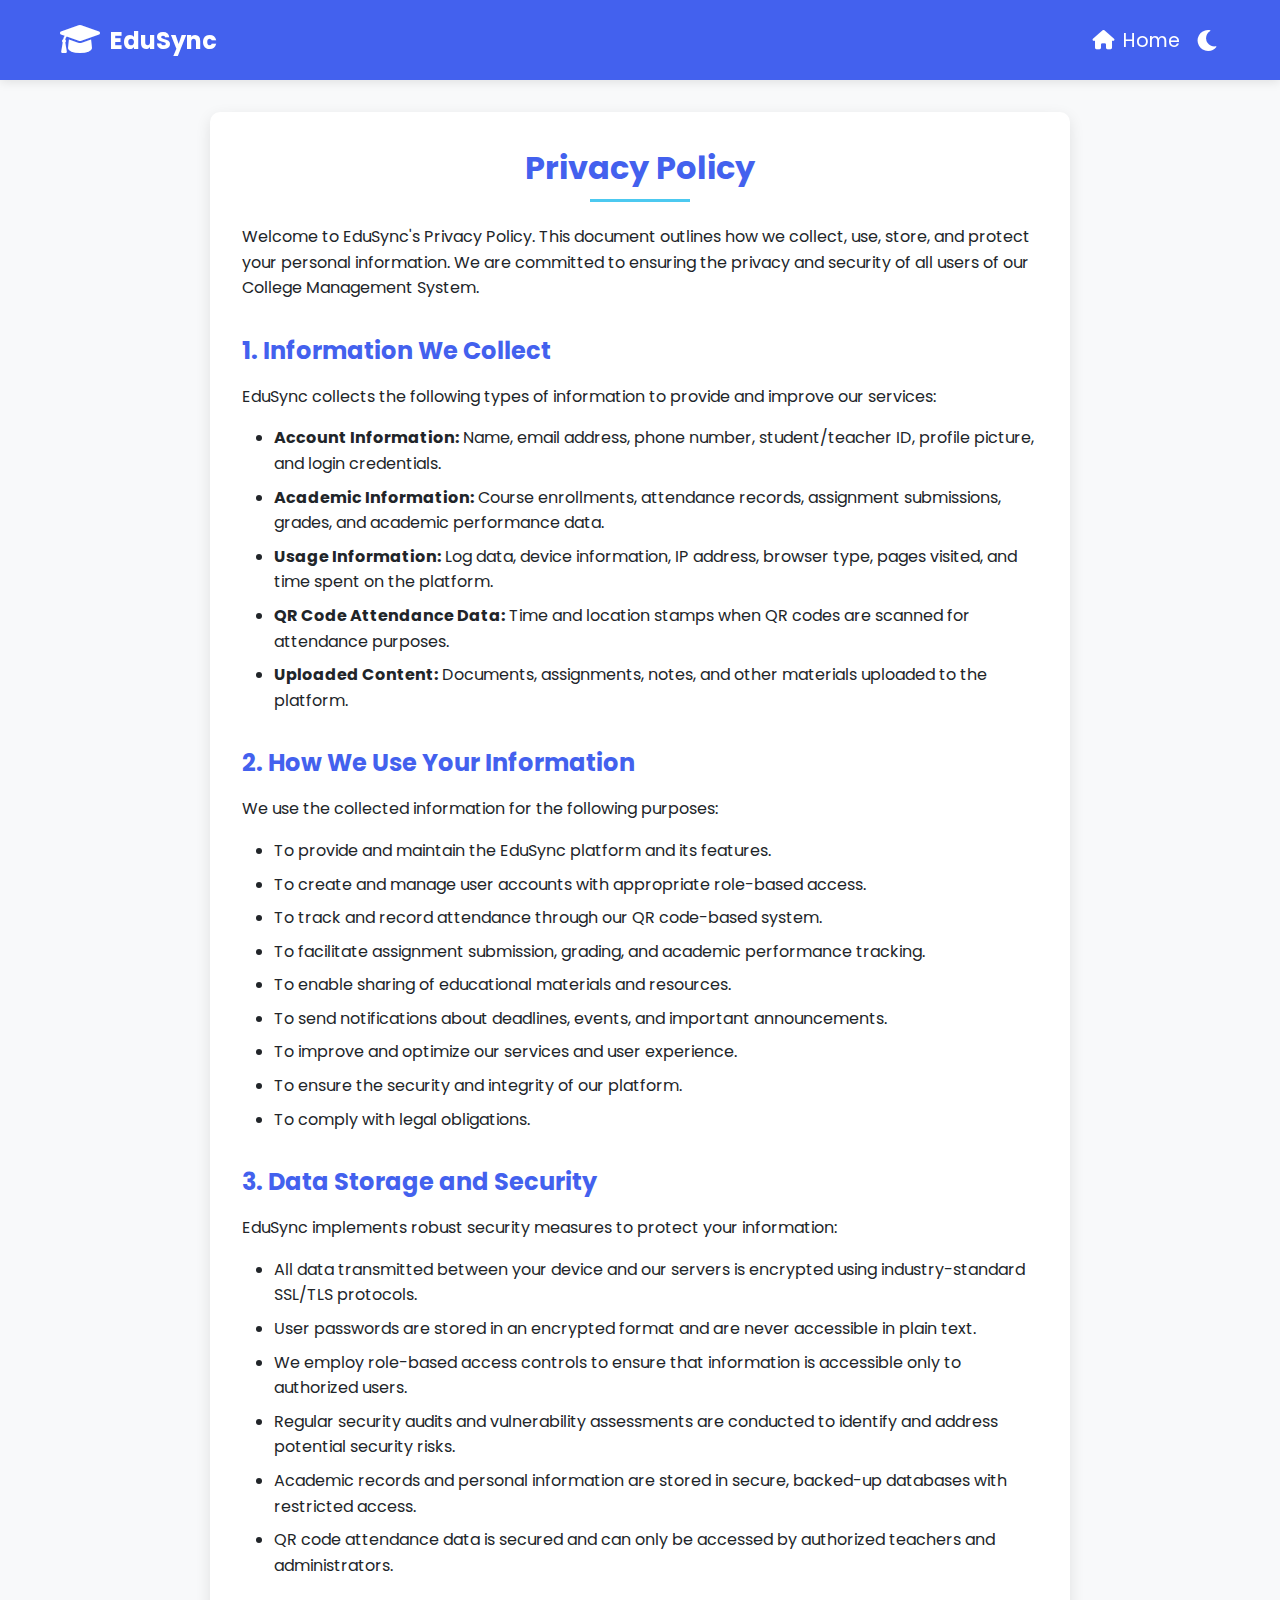
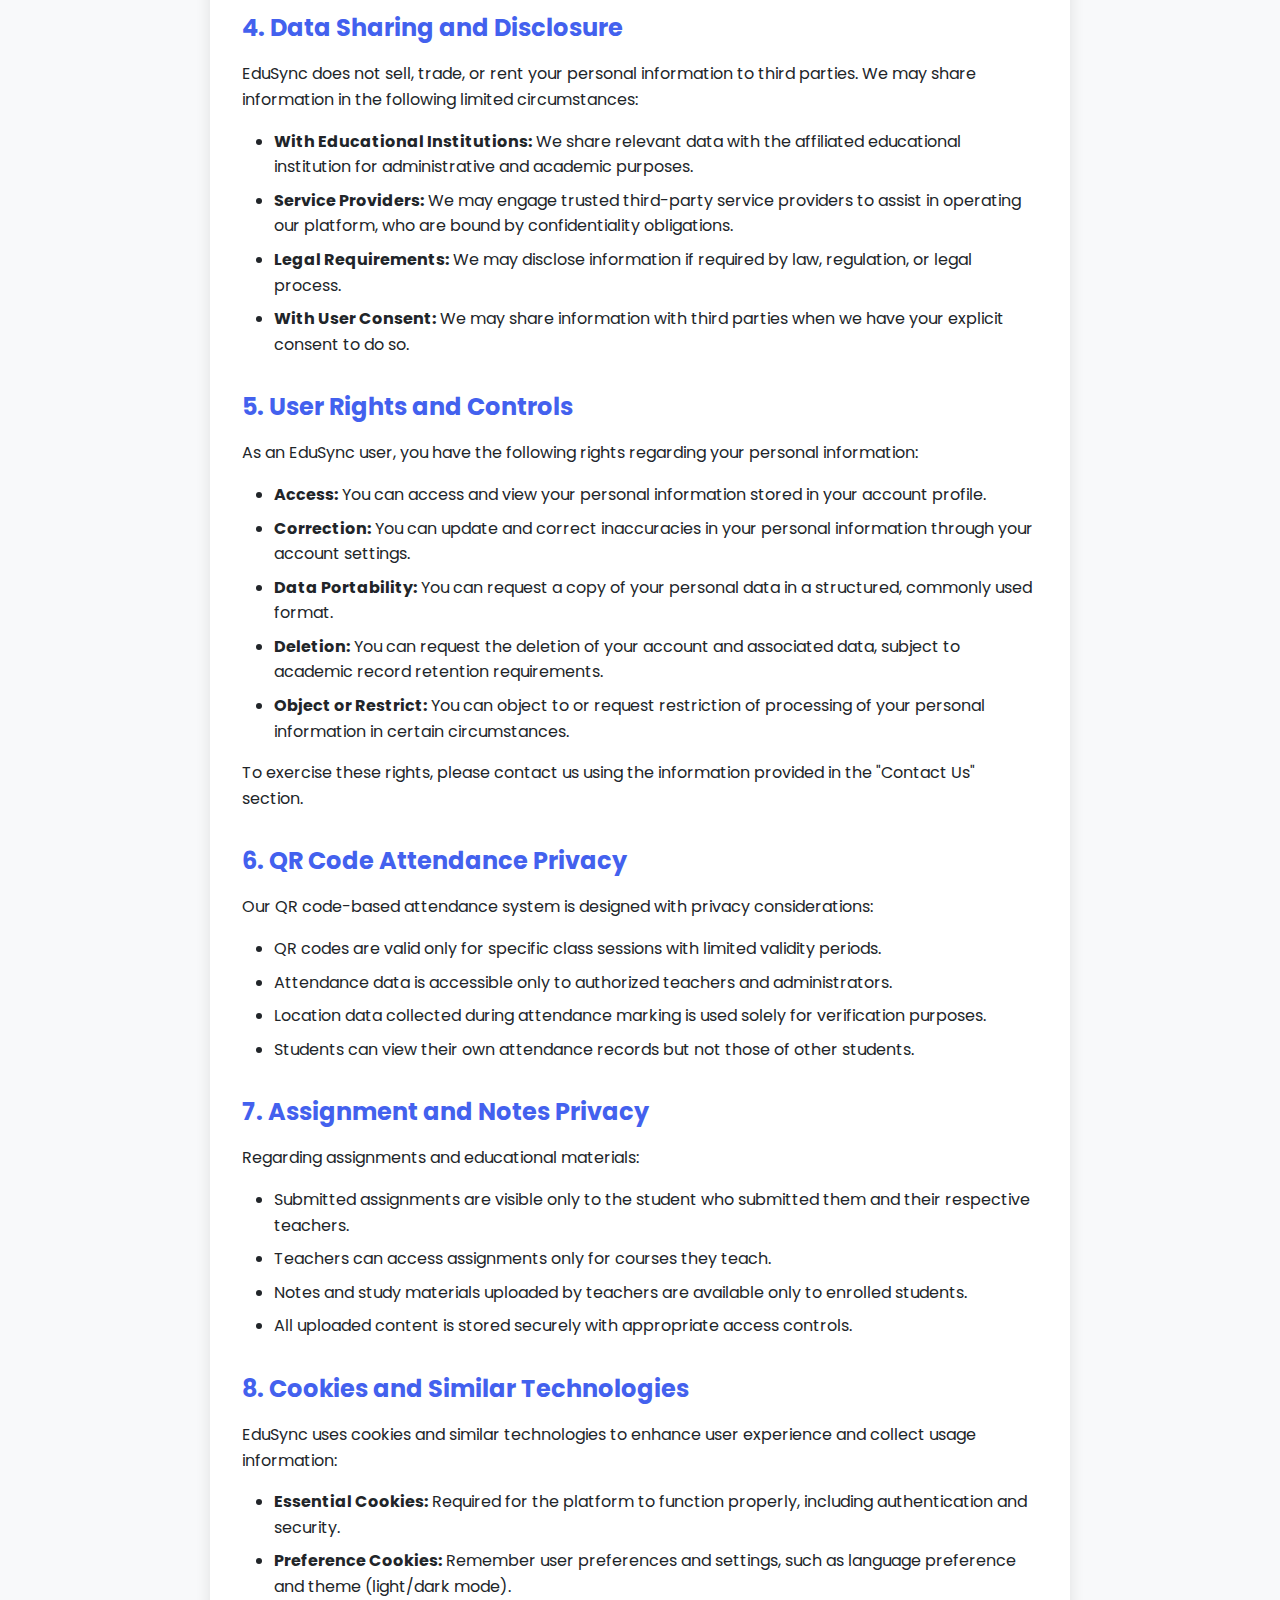
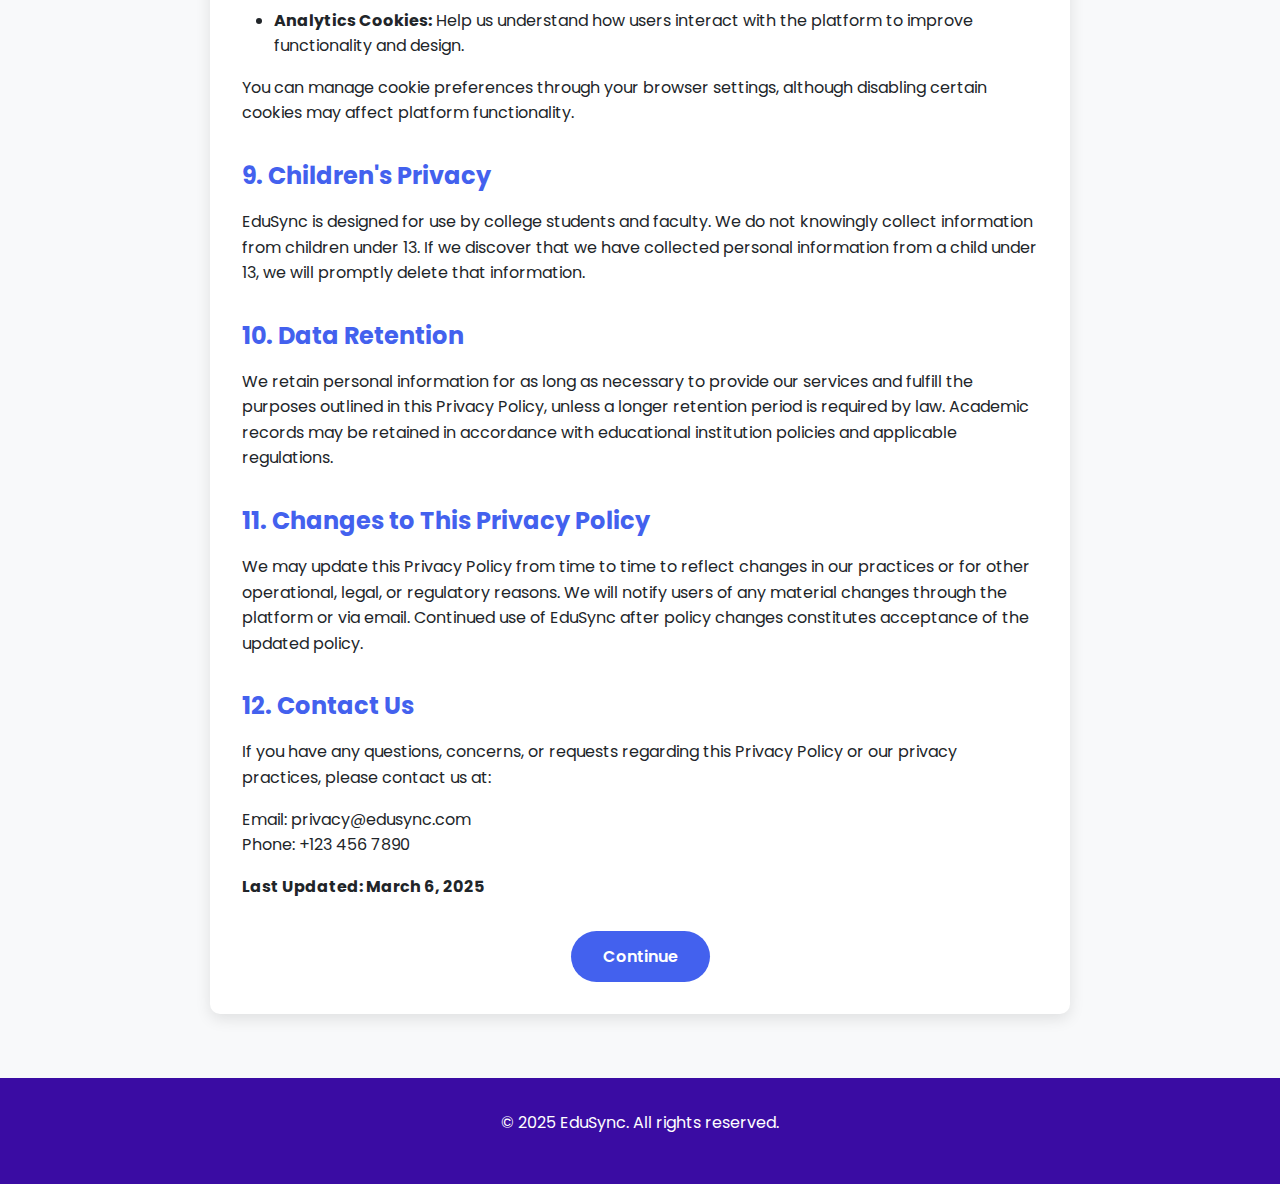
<file: privacy-policy.html>
<!DOCTYPE html>
<html lang="en">
<head>
  <meta charset="UTF-8">
  <meta name="viewport" content="width=device-width, initial-scale=1.0">
  <title>Privacy Policy - EduSync</title>
  <style>
    :root {
      --primary-color: #4361ee;
      --secondary-color: #3a0ca3;
      --accent-color: #4cc9f0;
      --text-light: #f8f9fa;
      --text-dark: #212529;
      --bg-light: #f8f9fa;
      --bg-dark: #121212;
      --card-light: #ffffff;
      --card-dark: #1e1e1e;
    }

    * {
      margin: 0;
      padding: 0;
      box-sizing: border-box;
      font-family: 'Poppins', sans-serif;
      transition: background-color 0.3s, color 0.3s;
    }

    body {
      background-color: var(--bg-light);
      color: var(--text-dark);
      padding-top: 80px;
      min-height: 100vh;
      display: flex;
      flex-direction: column;
    }

    body.dark-mode {
      background-color: var(--bg-dark);
      color: var(--text-light);
    }

    /* Header Styles */
    header {
      background-color: var(--primary-color);
      padding: 1rem 0;
      position: fixed;
      width: 100%;
      top: 0;
      z-index: 1000;
      box-shadow: 0 2px 10px rgba(0, 0, 0, 0.1);
    }

    body.dark-mode header {
      background-color: var(--secondary-color);
    }

    nav {
      display: flex;
      justify-content: space-between;
      align-items: center;
      max-width: 1200px;
      margin: 0 auto;
      padding: 0 20px;
    }

    .logo {
      display: flex;
      align-items: center;
      gap: 10px;
      color: white;
      font-size: 1.5rem;
      font-weight: 700;
      text-decoration: none;
    }

    .logo-icon {
      font-size: 2rem;
    }

    .home-btn {
      color: white;
      text-decoration: none;
      font-size: 1.2rem;
      display: flex;
      align-items: center;
      gap: 8px;
    }

    .theme-toggle {
      background: none;
      border: none;
      color: white;
      font-size: 1.5rem;
      cursor: pointer;
      margin-left: 1rem;
    }

    /* Main Content */
    .container {
      max-width: 900px;
      margin: 2rem auto;
      padding: 0 20px;
      flex: 1;
    }

    .privacy-container {
      background-color: var(--card-light);
      border-radius: 10px;
      padding: 2rem;
      box-shadow: 0 5px 15px rgba(0, 0, 0, 0.1);
      margin-bottom: 2rem;
    }

    body.dark-mode .privacy-container {
      background-color: var(--card-dark);
      box-shadow: 0 5px 15px rgba(0, 0, 0, 0.3);
    }

    .page-title {
      text-align: center;
      margin-bottom: 2rem;
      color: var(--primary-color);
      position: relative;
      font-size: 2rem;
    }

    .page-title::after {
      content: '';
      position: absolute;
      bottom: -10px;
      left: 50%;
      transform: translateX(-50%);
      width: 100px;
      height: 3px;
      background-color: var(--accent-color);
    }

    .section-title {
      color: var(--primary-color);
      margin-top: 2rem;
      margin-bottom: 1rem;
      font-size: 1.5rem;
    }

    body.dark-mode .section-title {
      color: var(--accent-color);
    }

    p {
      margin-bottom: 1rem;
      line-height: 1.6;
    }

    ul, ol {
      margin-bottom: 1rem;
      padding-left: 2rem;
    }

    li {
      margin-bottom: 0.5rem;
      line-height: 1.6;
    }

    .signup-links {
      display: flex;
      justify-content: center;
      gap: 2rem;
      margin-top: 2rem;
      flex-wrap: wrap;
    }

    .signup-btn {
      padding: 0.8rem 2rem;
      border-radius: 50px;
      border: none;
      font-weight: 600;
      font-size: 1rem;
      cursor: pointer;
      transition: all 0.3s;
      text-decoration: none;
      display: inline-flex;
      align-items: center;
      gap: 8px;
    }

    .student-signup {
      background-color: var(--primary-color);
      color: white;
    }

    .student-signup:hover {
      background-color: var(--secondary-color);
      transform: translateY(-3px);
      box-shadow: 0 10px 20px rgba(67, 97, 238, 0.3);
    }

    .teacher-signup {
      background-color: var(--secondary-color);
      color: white;
    }

    .teacher-signup:hover {
      background-color: var(--primary-color);
      transform: translateY(-3px);
      box-shadow: 0 10px 20px rgba(67, 97, 238, 0.3);
    }

    /* Footer */
    footer {
      background-color: var(--secondary-color);
      color: white;
      padding: 2rem 0;
      margin-top: auto;
    }

    .footer-content {
      max-width: 1200px;
      margin: 0 auto;
      padding: 0 20px;
      text-align: center;
    }

    /* Responsive */
    @media (max-width: 768px) {
      .signup-links {
        flex-direction: column;
        align-items: center;
        gap: 1rem;
      }
      
      .signup-btn {
        width: 100%;
        max-width: 300px;
        justify-content: center;
      }
    }
  </style>
  <link href="https://cdnjs.cloudflare.com/ajax/libs/font-awesome/6.0.0-beta3/css/all.min.css" rel="stylesheet">
  <link href="https://fonts.googleapis.com/css2?family=Poppins:wght@300;400;500;600;700&display=swap" rel="stylesheet">
</head>
<body>
  <header>
    <nav>
      <a href="index.html" class="logo">
        <span class="logo-icon"><i class="fas fa-graduation-cap"></i></span>
        <span>EduSync</span>
      </a>
      <div style="display: flex; align-items: center;">
        <a href="index.html" class="home-btn">
          <i class="fas fa-home"></i> Home
        </a>
        <button class="theme-toggle" id="theme-toggle">
          <i class="fas fa-moon"></i>
        </button>
      </div>
    </nav>
  </header>

  <div class="container">
    <div class="privacy-container">
      <h1 class="page-title">Privacy Policy</h1>
      
      <p>Welcome to EduSync's Privacy Policy. This document outlines how we collect, use, store, and protect your personal information. We are committed to ensuring the privacy and security of all users of our College Management System.</p>
      
      <h2 class="section-title">1. Information We Collect</h2>
      <p>EduSync collects the following types of information to provide and improve our services:</p>
      <ul>
        <li><strong>Account Information:</strong> Name, email address, phone number, student/teacher ID, profile picture, and login credentials.</li>
        <li><strong>Academic Information:</strong> Course enrollments, attendance records, assignment submissions, grades, and academic performance data.</li>
        <li><strong>Usage Information:</strong> Log data, device information, IP address, browser type, pages visited, and time spent on the platform.</li>
        <li><strong>QR Code Attendance Data:</strong> Time and location stamps when QR codes are scanned for attendance purposes.</li>
        <li><strong>Uploaded Content:</strong> Documents, assignments, notes, and other materials uploaded to the platform.</li>
      </ul>
      
      <h2 class="section-title">2. How We Use Your Information</h2>
      <p>We use the collected information for the following purposes:</p>
      <ul>
        <li>To provide and maintain the EduSync platform and its features.</li>
        <li>To create and manage user accounts with appropriate role-based access.</li>
        <li>To track and record attendance through our QR code-based system.</li>
        <li>To facilitate assignment submission, grading, and academic performance tracking.</li>
        <li>To enable sharing of educational materials and resources.</li>
        <li>To send notifications about deadlines, events, and important announcements.</li>
        <li>To improve and optimize our services and user experience.</li>
        <li>To ensure the security and integrity of our platform.</li>
        <li>To comply with legal obligations.</li>
      </ul>
      
      <h2 class="section-title">3. Data Storage and Security</h2>
      <p>EduSync implements robust security measures to protect your information:</p>
      <ul>
        <li>All data transmitted between your device and our servers is encrypted using industry-standard SSL/TLS protocols.</li>
        <li>User passwords are stored in an encrypted format and are never accessible in plain text.</li>
        <li>We employ role-based access controls to ensure that information is accessible only to authorized users.</li>
        <li>Regular security audits and vulnerability assessments are conducted to identify and address potential security risks.</li>
        <li>Academic records and personal information are stored in secure, backed-up databases with restricted access.</li>
        <li>QR code attendance data is secured and can only be accessed by authorized teachers and administrators.</li>
      </ul>
      
      <h2 class="section-title">4. Data Sharing and Disclosure</h2>
      <p>EduSync does not sell, trade, or rent your personal information to third parties. We may share information in the following limited circumstances:</p>
      <ul>
        <li><strong>With Educational Institutions:</strong> We share relevant data with the affiliated educational institution for administrative and academic purposes.</li>
        <li><strong>Service Providers:</strong> We may engage trusted third-party service providers to assist in operating our platform, who are bound by confidentiality obligations.</li>
        <li><strong>Legal Requirements:</strong> We may disclose information if required by law, regulation, or legal process.</li>
        <li><strong>With User Consent:</strong> We may share information with third parties when we have your explicit consent to do so.</li>
      </ul>
      
      <h2 class="section-title">5. User Rights and Controls</h2>
      <p>As an EduSync user, you have the following rights regarding your personal information:</p>
      <ul>
        <li><strong>Access:</strong> You can access and view your personal information stored in your account profile.</li>
        <li><strong>Correction:</strong> You can update and correct inaccuracies in your personal information through your account settings.</li>
        <li><strong>Data Portability:</strong> You can request a copy of your personal data in a structured, commonly used format.</li>
        <li><strong>Deletion:</strong> You can request the deletion of your account and associated data, subject to academic record retention requirements.</li>
        <li><strong>Object or Restrict:</strong> You can object to or request restriction of processing of your personal information in certain circumstances.</li>
      </ul>
      <p>To exercise these rights, please contact us using the information provided in the "Contact Us" section.</p>
      
      <h2 class="section-title">6. QR Code Attendance Privacy</h2>
      <p>Our QR code-based attendance system is designed with privacy considerations:</p>
      <ul>
        <li>QR codes are valid only for specific class sessions with limited validity periods.</li>
        <li>Attendance data is accessible only to authorized teachers and administrators.</li>
        <li>Location data collected during attendance marking is used solely for verification purposes.</li>
        <li>Students can view their own attendance records but not those of other students.</li>
      </ul>
      
      <h2 class="section-title">7. Assignment and Notes Privacy</h2>
      <p>Regarding assignments and educational materials:</p>
      <ul>
        <li>Submitted assignments are visible only to the student who submitted them and their respective teachers.</li>
        <li>Teachers can access assignments only for courses they teach.</li>
        <li>Notes and study materials uploaded by teachers are available only to enrolled students.</li>
        <li>All uploaded content is stored securely with appropriate access controls.</li>
      </ul>
      
      <h2 class="section-title">8. Cookies and Similar Technologies</h2>
      <p>EduSync uses cookies and similar technologies to enhance user experience and collect usage information:</p>
      <ul>
        <li><strong>Essential Cookies:</strong> Required for the platform to function properly, including authentication and security.</li>
        <li><strong>Preference Cookies:</strong> Remember user preferences and settings, such as language preference and theme (light/dark mode).</li>
        <li><strong>Analytics Cookies:</strong> Help us understand how users interact with the platform to improve functionality and design.</li>
      </ul>
      <p>You can manage cookie preferences through your browser settings, although disabling certain cookies may affect platform functionality.</p>
      
      <h2 class="section-title">9. Children's Privacy</h2>
      <p>EduSync is designed for use by college students and faculty. We do not knowingly collect information from children under 13. If we discover that we have collected personal information from a child under 13, we will promptly delete that information.</p>
      
      <h2 class="section-title">10. Data Retention</h2>
      <p>We retain personal information for as long as necessary to provide our services and fulfill the purposes outlined in this Privacy Policy, unless a longer retention period is required by law. Academic records may be retained in accordance with educational institution policies and applicable regulations.</p>
      
      <h2 class="section-title">11. Changes to This Privacy Policy</h2>
      <p>We may update this Privacy Policy from time to time to reflect changes in our practices or for other operational, legal, or regulatory reasons. We will notify users of any material changes through the platform or via email. Continued use of EduSync after policy changes constitutes acceptance of the updated policy.</p>
      
      <h2 class="section-title">12. Contact Us</h2>
      <p>If you have any questions, concerns, or requests regarding this Privacy Policy or our privacy practices, please contact us at:</p>
      <p>Email: privacy@edusync.com<br>Phone: +123 456 7890</p>
      
      <p><strong>Last Updated: March 6, 2025</strong></p>
      
      <div class="signup-links">
        <button id="continue-btn" class="signup-btn student-signup">Continue</button>
        
      </div>
    </div>
  </div>

  <footer>
    <div class="footer-content">
      <p>&copy; 2025 EduSync. All rights reserved.</p>
    </div>
  </footer>

  <script>
    // Theme Toggle
    const themeToggle = document.getElementById('theme-toggle');
    const themeIcon = themeToggle.querySelector('i');
    
    themeToggle.addEventListener('click', () => {
      document.body.classList.toggle('dark-mode');
      if (document.body.classList.contains('dark-mode')) {
        themeIcon.classList.remove('fa-moon');
        themeIcon.classList.add('fa-sun');
        localStorage.setItem('theme', 'dark');
      } else {
        themeIcon.classList.remove('fa-sun');
        themeIcon.classList.add('fa-moon');
        localStorage.setItem('theme', 'light');
      }
    });
    
    // Check for saved theme preference
    const savedTheme = localStorage.getItem('theme');
    if (savedTheme === 'dark') {
      document.body.classList.add('dark-mode');
      themeIcon.classList.remove('fa-moon');
      themeIcon.classList.add('fa-sun');
    }
    // URL se source parameter fetch karna
    const urlParams = new URLSearchParams(window.location.search);
    const source = urlParams.get('source'); 

    let returnPage = "student-signup.html"; // Default student-login

    if (source === "teacher") {
        returnPage = "teacher-signup.html";
    }

    document.getElementById("continue-btn").addEventListener("click", function() {
        window.location.href = returnPage;
    });
  </script>
</body>
</html>
</file>
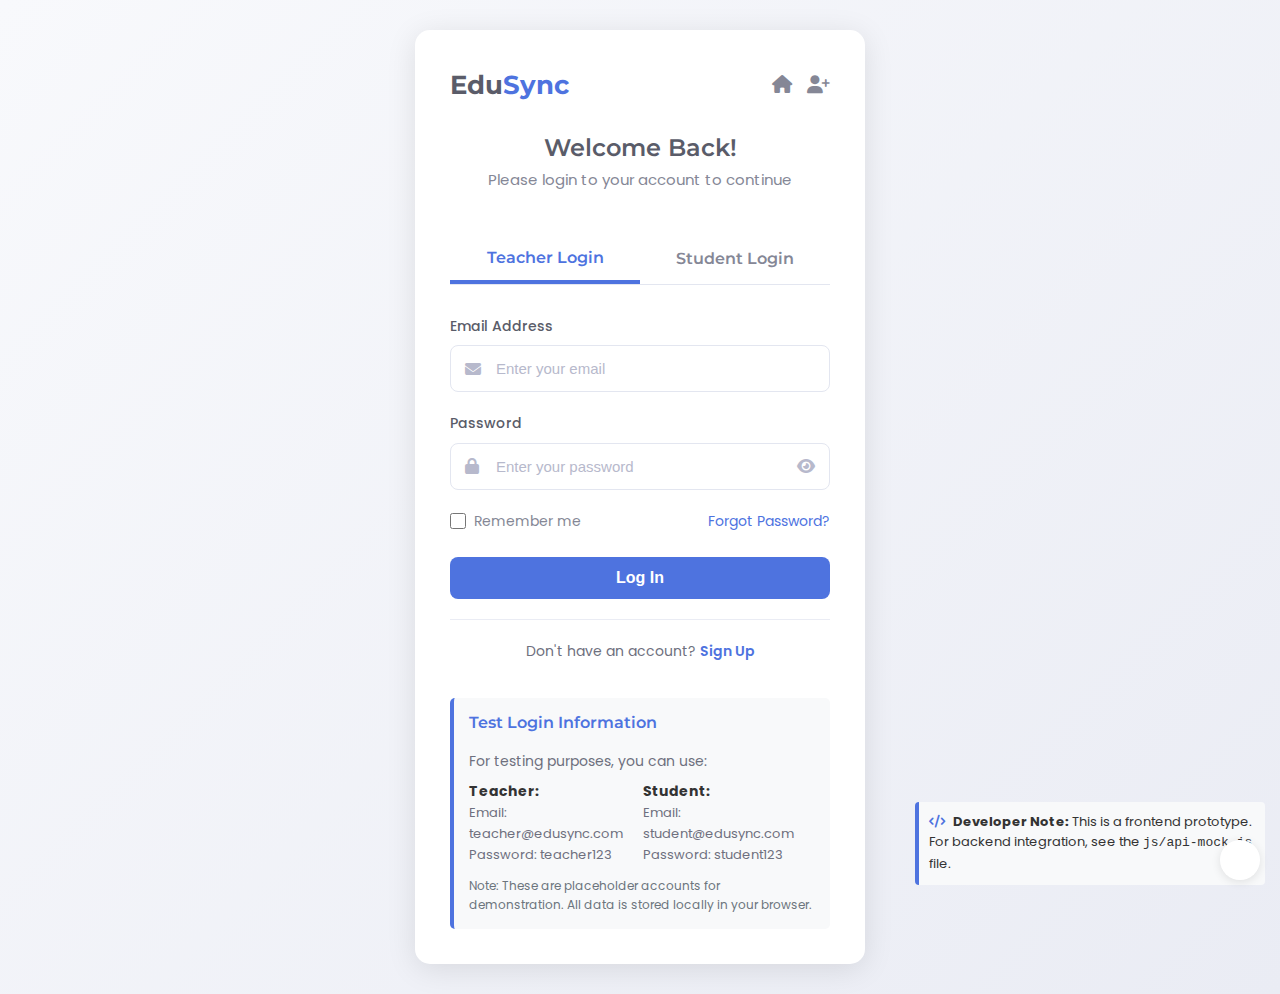
<file: student-assignments.html>
<!DOCTYPE html>
<html lang="en">
<head>
    <meta charset="UTF-8">
    <meta name="viewport" content="width=device-width, initial-scale=1.0">
    <title>Assignments - EduSync</title>
    <link rel="stylesheet" href="styles/main.css">
    <link rel="stylesheet" href="styles/dashboard.css">
    <link rel="stylesheet" href="https://cdnjs.cloudflare.com/ajax/libs/font-awesome/6.4.0/css/all.min.css">
    <link rel="preconnect" href="https://fonts.googleapis.com">
    <link rel="preconnect" href="https://fonts.gstatic.com" crossorigin>
    <link href="https://fonts.googleapis.com/css2?family=Montserrat:wght@300;400;500;600;700&family=Poppins:wght@300;400;500;600;700&display=swap" rel="stylesheet">
</head>
<body class="dashboard-body">
    <div class="dashboard-container">
        <!-- Sidebar -->
        <aside class="sidebar">
            <div class="sidebar-header">
                <h2 class="logo">Edu<span>Sync</span></h2>
                <div class="close-sidebar">
                    <i class="fas fa-times"></i>
                </div>
            </div>
            <div class="user-info">
                <div class="user-avatar">
                    <img src="https://via.placeholder.com/100x100" alt="Student Avatar">
                </div>
                <div class="user-details">
                    <h3>Aryan Patel</h3>
                    <p>Computer Science • Semester 4</p>
                </div>
            </div>
            <nav class="sidebar-nav">
                <ul>
                    <li>
                        <a href="student-dashboard.html"><i class="fas fa-tachometer-alt"></i> Dashboard</a>
                    </li>
                    <li>
                        <a href="student-attendance.html"><i class="fas fa-qrcode"></i> Attendance</a>
                    </li>
                    <li class="active">
                        <a href="student-assignments.html"><i class="fas fa-file-alt"></i> Assignments</a>
                    </li>
                    <li>
                        <a href="student-notes.html"><i class="fas fa-book"></i> Notes</a>
                    </li>
                    <li>
                        <a href="student-timetable.html"><i class="fas fa-calendar-alt"></i> Timetable</a>
                    </li>
                    <li>
                        <a href="student-exams.html"><i class="fas fa-pen"></i> Exams</a>
                    </li>
                    <li>
                        <a href="student-results.html"><i class="fas fa-chart-line"></i> Results</a>
                    </li>
                    <li>
                        <a href="student-settings.html"><i class="fas fa-cog"></i> Settings</a>
                    </li>
                </ul>
            </nav>
            <div class="sidebar-footer">
                <a href="#" class="logout-btn logout-button"><i class="fas fa-sign-out-alt"></i> Logout</a>
            </div>
        </aside>

        <!-- Main Content -->
        <main class="main-content">
            <header class="dashboard-header">
                <div class="menu-toggle">
                    <i class="fas fa-bars"></i>
                </div>
                <div class="header-search">
                    <input type="text" placeholder="Search...">
                    <i class="fas fa-search"></i>
                </div>
                <div class="header-actions">
                    <div class="notification">
                        <i class="fas fa-bell"></i>
                        <span class="badge">3</span>
                    </div>
                    <div class="messages">
                        <i class="fas fa-envelope"></i>
                        <span class="badge">2</span>
                    </div>
                </div>
            </header>

            <div class="content-wrapper">
                <section class="dashboard-section active">
                    <div class="section-header">
                        <h1>Assignment Management</h1>
                        <p>Manage your assignments, track deadlines, submit your work, and view feedback from instructors. Stay organized with all your course assignments in one central location.</p>
                    </div>

                    <div class="stats-cards">
                        <div class="stat-card">
                            <div class="stat-icon blue">
                                <i class="fas fa-tasks"></i>
                            </div>
                            <div class="stat-details">
                                <h3>Pending</h3>
                                <p class="stat-number">0</p>
                                <p class="stat-info">No pending assignments</p>
                            </div>
                        </div>
                        <div class="stat-card">
                            <div class="stat-icon green">
                                <i class="fas fa-check-circle"></i>
                            </div>
                            <div class="stat-details">
                                <h3>Completed</h3>
                                <p class="stat-number">0</p>
                                <p class="stat-info">No completed assignments</p>
                            </div>
                        </div>
                        <div class="stat-card">
                            <div class="stat-icon orange">
                                <i class="fas fa-exclamation-circle"></i>
                            </div>
                            <div class="stat-details">
                                <h3>Upcoming Due</h3>
                                <p class="stat-number">0</p>
                                <p class="stat-info">No upcoming deadlines</p>
                            </div>
                        </div>
                        <div class="stat-card">
                            <div class="stat-icon purple">
                                <i class="fas fa-star"></i>
                            </div>
                            <div class="stat-details">
                                <h3>Average Score</h3>
                                <p class="stat-number">0%</p>
                                <p class="stat-info">No graded assignments</p>
                            </div>
                        </div>
                    </div>

                    <div class="dashboard-grid">
                        <!-- Pending Assignments -->
                        <div class="dashboard-card pending-assignments">
                            <div class="card-header">
                                <h3>Pending Assignments</h3>
                                <select class="period-select">
                                    <option>All Subjects</option>
                                </select>
                            </div>
                            <div class="assignment-list-container">
                                <div style="text-align: center; padding: 30px 20px;">
                                    <i class="fas fa-clipboard-list" style="font-size: 48px; color: #e9ecef; margin-bottom: 15px;"></i>
                                    <h4>No Pending Assignments</h4>
                                    <p>When your instructors assign new work, it will appear here.</p>
                                </div>
                            </div>
                        </div>

                        <!-- Submission Area -->
                        <div class="dashboard-card submission-section">
                            <div class="card-header">
                                <h3>Submit Your Assignment</h3>
                            </div>
                            <div style="padding: 20px;">
                                <p>Select an assignment to submit your work</p>
                                <div class="form-group">
                                    <label>Select Assignment</label>
                                    <select class="full-width">
                                        <option>No assignments available</option>
                                    </select>
                                </div>
                                <div class="form-group">
                                    <label>Comments (Optional)</label>
                                    <textarea placeholder="Add any notes for your instructor..." rows="3" class="full-width"></textarea>
                                </div>
                                <div class="form-group">
                                    <label>Upload Files</label>
                                    <div class="file-upload">
                                        <input type="file" id="assignmentSubmission" multiple>
                                        <label for="assignmentSubmission" class="file-label">
                                            <i class="fas fa-cloud-upload-alt"></i>
                                            <span>Choose Files</span>
                                        </label>
                                    </div>
                                    <p class="file-info">Maximum 5 files (20MB total)</p>
                                </div>
                                <button class="btn btn-primary full-width" disabled>Submit Assignment</button>
                            </div>
                        </div>

                        <!-- Completed Assignments -->
                        <div class="dashboard-card completed-assignments">
                            <div class="card-header">
                                <h3>Completed Assignments</h3>
                                <div class="filter-toggle">
                                    <select class="period-select">
                                        <option>All Time</option>
                                        <option>This Month</option>
                                        <option>Last Month</option>
                                    </select>
                                </div>
                            </div>
                            <div class="table-container">
                                <table class="data-table">
                                    <thead>
                                        <tr>
                                            <th>Assignment</th>
                                            <th>Subject</th>
                                            <th>Submitted On</th>
                                            <th>Status</th>
                                            <th>Grade</th>
                                            <th>Action</th>
                                        </tr>
                                    </thead>
                                    <tbody>
                                        <tr>
                                            <td colspan="6" style="text-align: center; padding: 20px;">
                                                No completed assignments to display
                                            </td>
                                        </tr>
                                    </tbody>
                                </table>
                            </div>
                        </div>
                    </div>
                </section>
            </div>
        </main>
    </div>

    <div class="theme-toggle" id="themeToggle">
        <i class="fas fa-sun"></i>
        <i class="fas fa-moon"></i>
    </div>

    <script src="js/dashboard.js"></script>
</body>
</html>
</file>
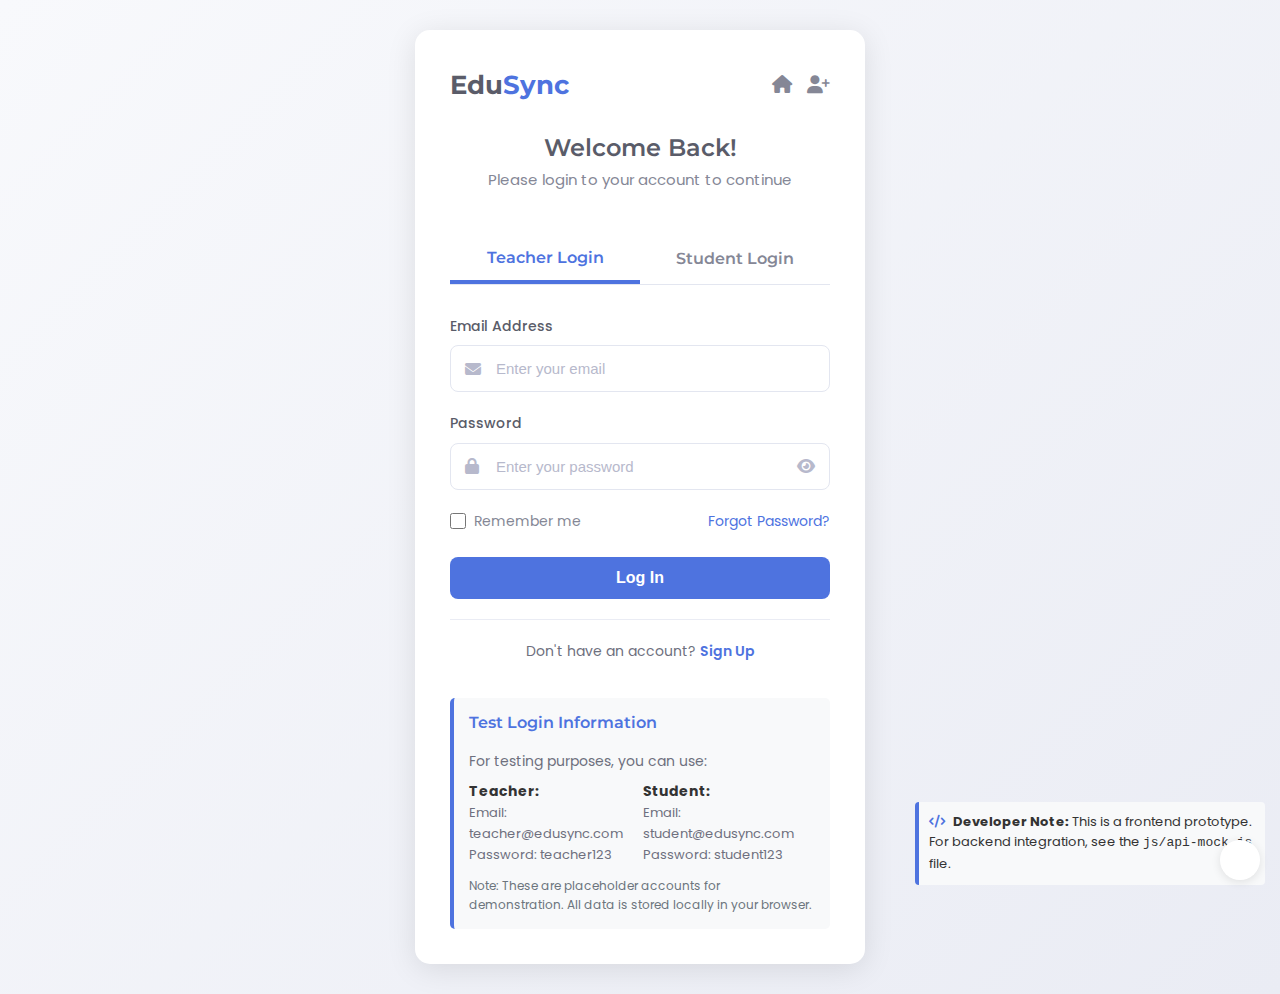
<file: student-attendance.html>
<!DOCTYPE html>
<html lang="en">
<head>
    <meta charset="UTF-8">
    <meta name="viewport" content="width=device-width, initial-scale=1.0">
    <title>Attendance - EduSync</title>
    <link rel="stylesheet" href="styles/main.css">
    <link rel="stylesheet" href="styles/dashboard.css">
    <link rel="stylesheet" href="https://cdnjs.cloudflare.com/ajax/libs/font-awesome/6.4.0/css/all.min.css">
    <link rel="preconnect" href="https://fonts.googleapis.com">
    <link rel="preconnect" href="https://fonts.gstatic.com" crossorigin>
    <link href="https://fonts.googleapis.com/css2?family=Montserrat:wght@300;400;500;600;700&family=Poppins:wght@300;400;500;600;700&display=swap" rel="stylesheet">
</head>
<body class="dashboard-body">
    <div class="dashboard-container">
        <!-- Sidebar -->
        <aside class="sidebar">
            <div class="sidebar-header">
                <h2 class="logo">Edu<span>Sync</span></h2>
                <div class="close-sidebar">
                    <i class="fas fa-times"></i>
                </div>
            </div>
            <div class="user-info">
                <div class="user-avatar">
                    <img src="https://via.placeholder.com/100x100" alt="Student Avatar">
                </div>
                <div class="user-details">
                    <h3>Aryan Patel</h3>
                    <p>Computer Science • Semester 4</p>
                </div>
            </div>
            <nav class="sidebar-nav">
                <ul>
                    <li>
                        <a href="student-dashboard.html"><i class="fas fa-tachometer-alt"></i> Dashboard</a>
                    </li>
                    <li class="active">
                        <a href="student-attendance.html"><i class="fas fa-qrcode"></i> Attendance</a>
                    </li>
                    <li>
                        <a href="student-assignments.html"><i class="fas fa-file-alt"></i> Assignments</a>
                    </li>
                    <li>
                        <a href="student-notes.html"><i class="fas fa-book"></i> Notes</a>
                    </li>
                    <li>
                        <a href="student-timetable.html"><i class="fas fa-calendar-alt"></i> Timetable</a>
                    </li>
                    <li>
                        <a href="student-exams.html"><i class="fas fa-pen"></i> Exams</a>
                    </li>
                    <li>
                        <a href="student-results.html"><i class="fas fa-chart-line"></i> Results</a>
                    </li>
                    <li>
                        <a href="student-settings.html"><i class="fas fa-cog"></i> Settings</a>
                    </li>
                </ul>
            </nav>
            <div class="sidebar-footer">
                <a href="#" class="logout-btn logout-button"><i class="fas fa-sign-out-alt"></i> Logout</a>
            </div>
        </aside>

        <!-- Main Content -->
        <main class="main-content">
            <header class="dashboard-header">
                <div class="menu-toggle">
                    <i class="fas fa-bars"></i>
                </div>
                <div class="header-search">
                    <input type="text" placeholder="Search...">
                    <i class="fas fa-search"></i>
                </div>
                <div class="header-actions">
                    <div class="notification">
                        <i class="fas fa-bell"></i>
                        <span class="badge">3</span>
                    </div>
                    <div class="messages">
                        <i class="fas fa-envelope"></i>
                        <span class="badge">2</span>
                    </div>
                </div>
            </header>

            <div class="content-wrapper">
                <section class="dashboard-section active">
                    <div class="section-header">
                        <h1>Attendance Management</h1>
                        <p>Mark your attendance for classes by scanning QR codes shared by your professors. View your attendance history, statistics, and upcoming class schedule all in one place.</p>
                    </div>

                    <div class="dashboard-grid">
                        <!-- QR Scanner -->
                        <div class="dashboard-card qr-scanner-container">
                            <div class="card-header">
                                <h3>Scan QR Code</h3>
                            </div>
                            <div class="qr-scanner">
                                <div class="scanner-placeholder">
                                    <i class="fas fa-qrcode"></i>
                                    <h3>Scan Attendance QR Code</h3>
                                    <p>Point your camera at the QR code displayed by your teacher</p>
                                    <button class="btn btn-primary" id="openCameraBtn"><i class="fas fa-camera"></i> Open Camera</button>
                                </div>
                            </div>
                            <div class="scanner-instructions">
                                <h3>How it works</h3>
                                <ol>
                                    <li>Teacher generates a unique QR code for the class session</li>
                                    <li>Open the scanner using the button above</li>
                                    <li>Allow camera access when prompted</li>
                                    <li>Point your device's camera at the QR code</li>
                                    <li>Your attendance will be marked automatically</li>
                                </ol>
                                <div class="time-limit-note">
                                    <i class="fas fa-exclamation-circle"></i>
                                    <p>QR codes are only valid for a limited time (usually 5 minutes) after generation</p>
                                </div>
                            </div>
                        </div>

                        <!-- Attendance Summary -->
                        <div class="dashboard-card attendance-summary">
                            <div class="summary-header">
                                <h3>Attendance Statistics</h3>
                                <select class="period-select">
                                    <option>Current Semester</option>
                                    <option>Last Month</option>
                                    <option>This Week</option>
                                </select>
                            </div>
                            <div class="summary-overview">
                                <div class="summary-stat">
                                    <div class="stat-circle">
                                        <svg width="100" height="100" viewBox="0 0 100 100">
                                            <circle class="circle-bg" cx="50" cy="50" r="45"></circle>
                                            <circle class="circle-fill" cx="50" cy="50" r="45" data-percentage="0"></circle>
                                        </svg>
                                        <span class="percentage">0%</span>
                                    </div>
                                    <p>Overall Attendance</p>
                                </div>
                                <div class="summary-details">
                                    <div class="detail-item">
                                        <span class="detail-value present">0</span>
                                        <span class="detail-label">Present</span>
                                    </div>
                                    <div class="detail-item">
                                        <span class="detail-value late">0</span>
                                        <span class="detail-label">Late</span>
                                    </div>
                                    <div class="detail-item">
                                        <span class="detail-value absent">0</span>
                                        <span class="detail-label">Absent</span>
                                    </div>
                                    <div class="detail-item">
                                        <span class="detail-value">0</span>
                                        <span class="detail-label">Total Classes</span>
                                    </div>
                                </div>
                            </div>
                        </div>

                        <!-- Subject-wise Attendance -->
                        <div class="dashboard-card subject-attendance">
                            <div class="card-header">
                                <h3>Subject-wise Attendance</h3>
                            </div>
                            <div class="chart-container">
                                <div style="text-align: center; padding: 40px 20px;">
                                    <i class="fas fa-chart-bar" style="font-size: 48px; color: #e9ecef; margin-bottom: 15px;"></i>
                                    <h4>No Subject Data Available</h4>
                                    <p>Attendance statistics will appear once you start attending classes.</p>
                                </div>
                            </div>
                        </div>

                        <!-- Attendance History -->
                        <div class="dashboard-card table-container">
                            <div class="card-header">
                                <h3>Recent Attendance</h3>
                                <div class="filter-group">
                                    <select class="filter-select">
                                        <option>All Subjects</option>
                                        <option>Web Development</option>
                                        <option>Data Structures</option>
                                        <option>Database Management</option>
                                        <option>Algorithm Design</option>
                                    </select>
                                    <input type="date" class="date-select" value="2023-07-15">
                                </div>
                            </div>
                            <table class="data-table">
                                <thead>
                                    <tr>
                                        <th>Subject</th>
                                        <th>Date</th>
                                        <th>Check-in Time</th>
                                        <th>Instructor</th>
                                        <th>Status</th>
                                    </tr>
                                </thead>
                                <tbody>
                                    <tr>
                                        <td colspan="5" style="text-align: center; padding: 30px;">
                                            <i class="fas fa-calendar-check" style="font-size: 32px; color: #e9ecef; margin-bottom: 10px; display: block;"></i>
                                            <h4>No Attendance Records</h4>
                                            <p>Your attendance history will appear here once you start attending classes.</p>
                                        </td>
                                    </tr>
                                </tbody>
                            </table>
                            <div class="table-pagination">
                                <button class="pagination-btn"><i class="fas fa-chevron-left"></i></button>
                                <span class="pagination-info">Page 0 of 0 (Showing 0-0 of 0 entries)</span>
                                <button class="pagination-btn"><i class="fas fa-chevron-right"></i></button>
                            </div>
                        </div>
                    </div>
                </section>
            </div>
        </main>
    </div>

    <div class="theme-toggle" id="themeToggle">
        <i class="fas fa-sun"></i>
        <i class="fas fa-moon"></i>
    </div>

    <script src="js/dashboard.js"></script>
</body>
</html>
</file>
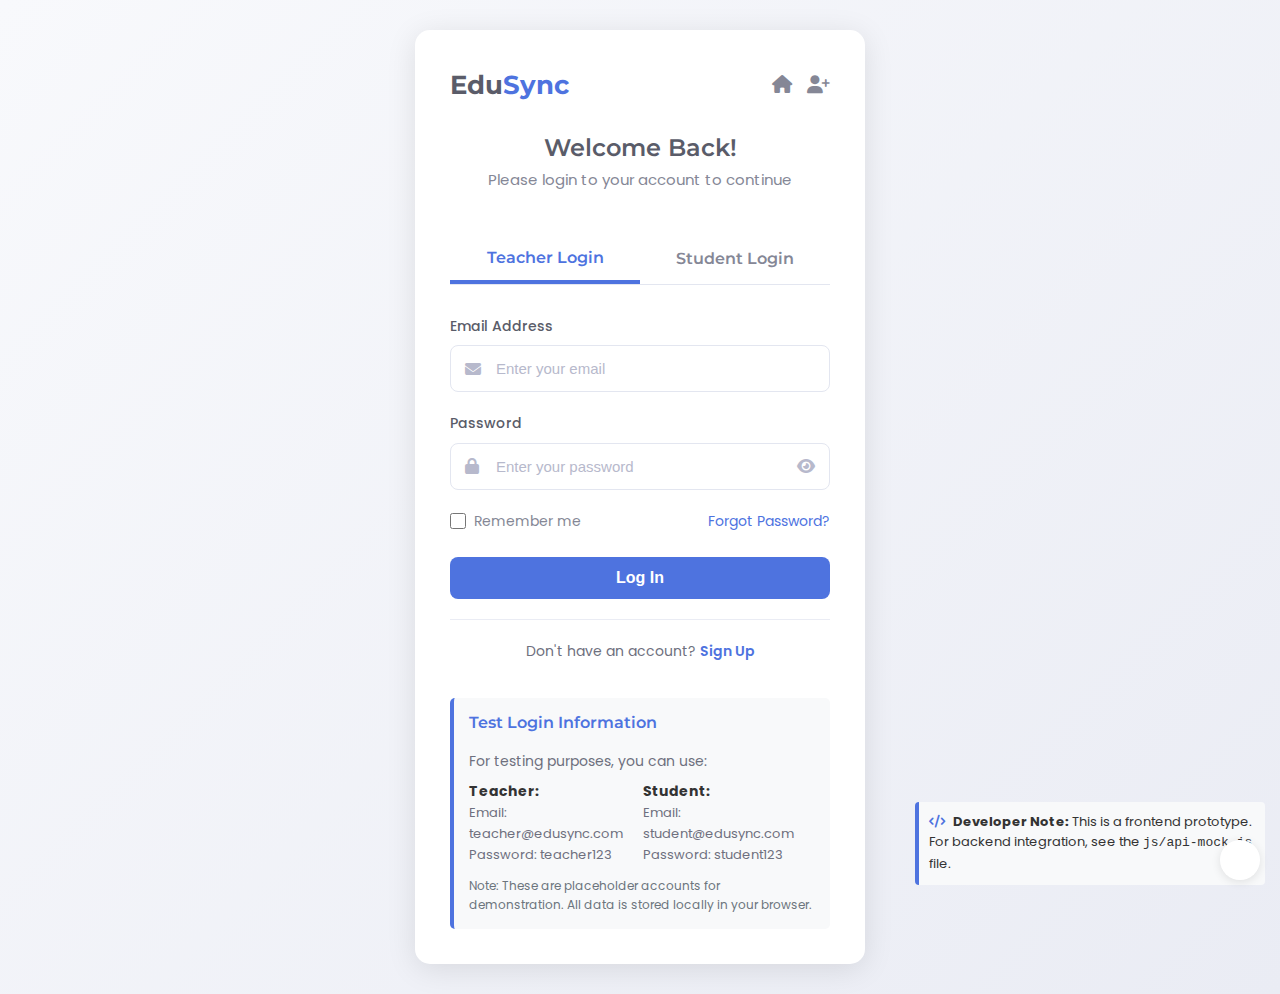
<file: student-dashboard.html>
<!DOCTYPE html>
<html lang="en">
<head>
    <meta charset="UTF-8">
    <meta name="viewport" content="width=device-width, initial-scale=1.0">
    <title>Student Dashboard - EduSync</title>
    <link rel="stylesheet" href="styles/main.css">
    <link rel="stylesheet" href="styles/dashboard.css">
    <link rel="stylesheet" href="https://cdnjs.cloudflare.com/ajax/libs/font-awesome/6.4.0/css/all.min.css">
    <link rel="preconnect" href="https://fonts.googleapis.com">
    <link rel="preconnect" href="https://fonts.gstatic.com" crossorigin>
    <link href="https://fonts.googleapis.com/css2?family=Montserrat:wght@300;400;500;600;700&family=Poppins:wght@300;400;500;600;700&display=swap" rel="stylesheet">
</head>
<body class="dashboard-body">
    <div class="dashboard-container">
        <!-- Sidebar -->
        <aside class="sidebar">
            <div class="sidebar-header">
                <h2 class="logo">Edu<span>Sync</span></h2>
                <div class="close-sidebar">
                    <i class="fas fa-times"></i>
                </div>
            </div>
            <div class="user-info">
                <div class="user-avatar">
                    <img src="https://via.placeholder.com/100x100" alt="Student Avatar">
                </div>
                <div class="user-details">
                    <h3>Aryan Patel</h3>
                    <p>Computer Science • Semester 4</p>
                </div>
            </div>
            <nav class="sidebar-nav">
                <ul>
                    <li class="active">
                        <a href="student-dashboard.html"><i class="fas fa-tachometer-alt"></i> Dashboard</a>
                    </li>
                    <li>
                        <a href="student-attendance.html"><i class="fas fa-qrcode"></i> Attendance</a>
                    </li>
                    <li>
                        <a href="student-assignments.html"><i class="fas fa-file-alt"></i> Assignments</a>
                    </li>
                    <li>
                        <a href="student-notes.html"><i class="fas fa-book"></i> Notes</a>
                    </li>
                    <li>
                        <a href="student-timetable.html"><i class="fas fa-calendar-alt"></i> Timetable</a>
                    </li>
                    <li>
                        <a href="student-exams.html"><i class="fas fa-pen"></i> Exams</a>
                    </li>
                    <li>
                        <a href="student-results.html"><i class="fas fa-chart-line"></i> Results</a>
                    </li>
                    <li>
                        <a href="student-settings.html"><i class="fas fa-cog"></i> Settings</a>
                    </li>
                </ul>
            </nav>
            <div class="sidebar-footer">
                <a href="#" class="logout-btn logout-button"><i class="fas fa-sign-out-alt"></i> Logout</a>
            </div>
        </aside>

        <!-- Main Content -->
        <main class="main-content">
            <header class="dashboard-header">
                <div class="menu-toggle">
                    <i class="fas fa-bars"></i>
                </div>
                <div class="header-search">
                    <input type="text" placeholder="Search...">
                    <i class="fas fa-search"></i>
                </div>
                <div class="header-actions">
                    <div class="notification">
                        <i class="fas fa-bell"></i>
                        <span class="badge">3</span>
                    </div>
                    <div class="messages">
                        <i class="fas fa-envelope"></i>
                        <span class="badge">2</span>
                    </div>
                </div>
            </header>

            <div class="content-wrapper">
                <section class="dashboard-section active">
                    <div class="section-header">
                        <h1>Student Dashboard</h1>
                        <p>Welcome back, Aryan! Here's an overview of your academic activities and upcoming tasks.</p>
                    </div>

                    <div class="stats-cards">
                        <div class="stat-card">
                            <div class="stat-icon blue">
                                <i class="fas fa-graduation-cap"></i>
                            </div>
                            <div class="stat-details">
                                <h3>Current CGPA</h3>
                                <p class="stat-number">0.0</p>
                                <p class="stat-info">Not calculated yet</p>
                            </div>
                        </div>
                        <div class="stat-card">
                            <div class="stat-icon green">
                                <i class="fas fa-tasks"></i>
                            </div>
                            <div class="stat-details">
                                <h3>Pending Tasks</h3>
                                <p class="stat-number">0</p>
                                <p class="stat-info">No pending tasks</p>
                            </div>
                        </div>
                        <div class="stat-card">
                            <div class="stat-icon orange">
                                <i class="fas fa-user-check"></i>
                            </div>
                            <div class="stat-details">
                                <h3>Attendance</h3>
                                <p class="stat-number">0%</p>
                                <p class="stat-info">No data available</p>
                            </div>
                        </div>
                        <div class="stat-card">
                            <div class="stat-icon purple">
                                <i class="fas fa-calendar-check"></i>
                            </div>
                            <div class="stat-details">
                                <h3>Next Exam</h3>
                                <p class="stat-number">-</p>
                                <p class="stat-info">No upcoming exams</p>
                            </div>
                        </div>
                    </div>

                    <div class="dashboard-grid">
                        <!-- Today's Schedule -->
                        <div class="dashboard-card upcoming-classes">
                            <div class="card-header">
                                <h3>Today's Schedule</h3>
                                <a href="student-timetable.html" class="view-all">View Full Timetable</a>
                            </div>
                            <ul class="class-list">
                                <li class="class-item">
                                    <div class="class-info" style="text-align: center; width: 100%; padding: 20px;">
                                        <p>No classes scheduled for today</p>
                                    </div>
                                </li>
                            </ul>
                        </div>

                        <!-- Pending Assignments -->
                        <div class="dashboard-card pending-assignments">
                            <div class="card-header">
                                <h3>Pending Assignments</h3>
                                <a href="student-assignments.html" class="view-all">View All</a>
                            </div>
                            <ul class="assignment-list">
                                <li class="assignment-item">
                                    <div class="assignment-info" style="text-align: center; width: 100%; padding: 20px;">
                                        <p>No pending assignments</p>
                                    </div>
                                </li>
                            </ul>
                        </div>

                        <!-- Attendance Report -->
                        <div class="dashboard-card attendance-report">
                            <div class="card-header">
                                <h3>Attendance Report</h3>
                                <select class="period-select">
                                    <option>This Month</option>
                                    <option>Last Month</option>
                                    <option>This Semester</option>
                                </select>
                            </div>
                            <div class="attendance-stats">
                                <div class="attendance-circle">
                                    <svg width="120" height="120" viewBox="0 0 120 120">
                                        <circle cx="60" cy="60" r="54" fill="none" stroke="#f0f0f0" stroke-width="12" />
                                        <circle class="circle-fill" cx="60" cy="60" r="45" fill="none" stroke="#4e73df" stroke-width="12" stroke-dasharray="282.7" stroke-dashoffset="282.7" data-percentage="0" />
                                    </svg>
                                    <div class="attendance-percentage">0%</div>
                                </div>
                                <div class="attendance-details">
                                    <div class="attendance-detail">
                                        <div class="detail-label">Present</div>
                                        <div class="detail-value">0 days</div>
                                    </div>
                                    <div class="attendance-detail">
                                        <div class="detail-label">Late</div>
                                        <div class="detail-value">0 days</div>
                                    </div>
                                    <div class="attendance-detail">
                                        <div class="detail-label">Absent</div>
                                        <div class="detail-value">0 days</div>
                                    </div>
                                </div>
                            </div>
                        </div>

                        <!-- Recent Notes -->
                        <div class="dashboard-card recent-notes">
                            <div class="card-header">
                                <h3>Recent Notes</h3>
                                <a href="student-notes.html" class="view-all">View All</a>
                            </div>
                            <ul class="notes-list">
                                <li class="notes-item">
                                    <div class="notes-info" style="text-align: center; width: 100%; padding: 20px;">
                                        <p>No notes available</p>
                                    </div>
                                </li>
                            </ul>
                        </div>
                    </div>
                </section>
            </div>
        </main>
    </div>

    <div class="theme-toggle" id="themeToggle">
        <i class="fas fa-sun"></i>
        <i class="fas fa-moon"></i>
    </div>

    <script src="js/dashboard.js"></script>
    <script src="js/user-profile.js"></script>
</body>
</html>
</file>
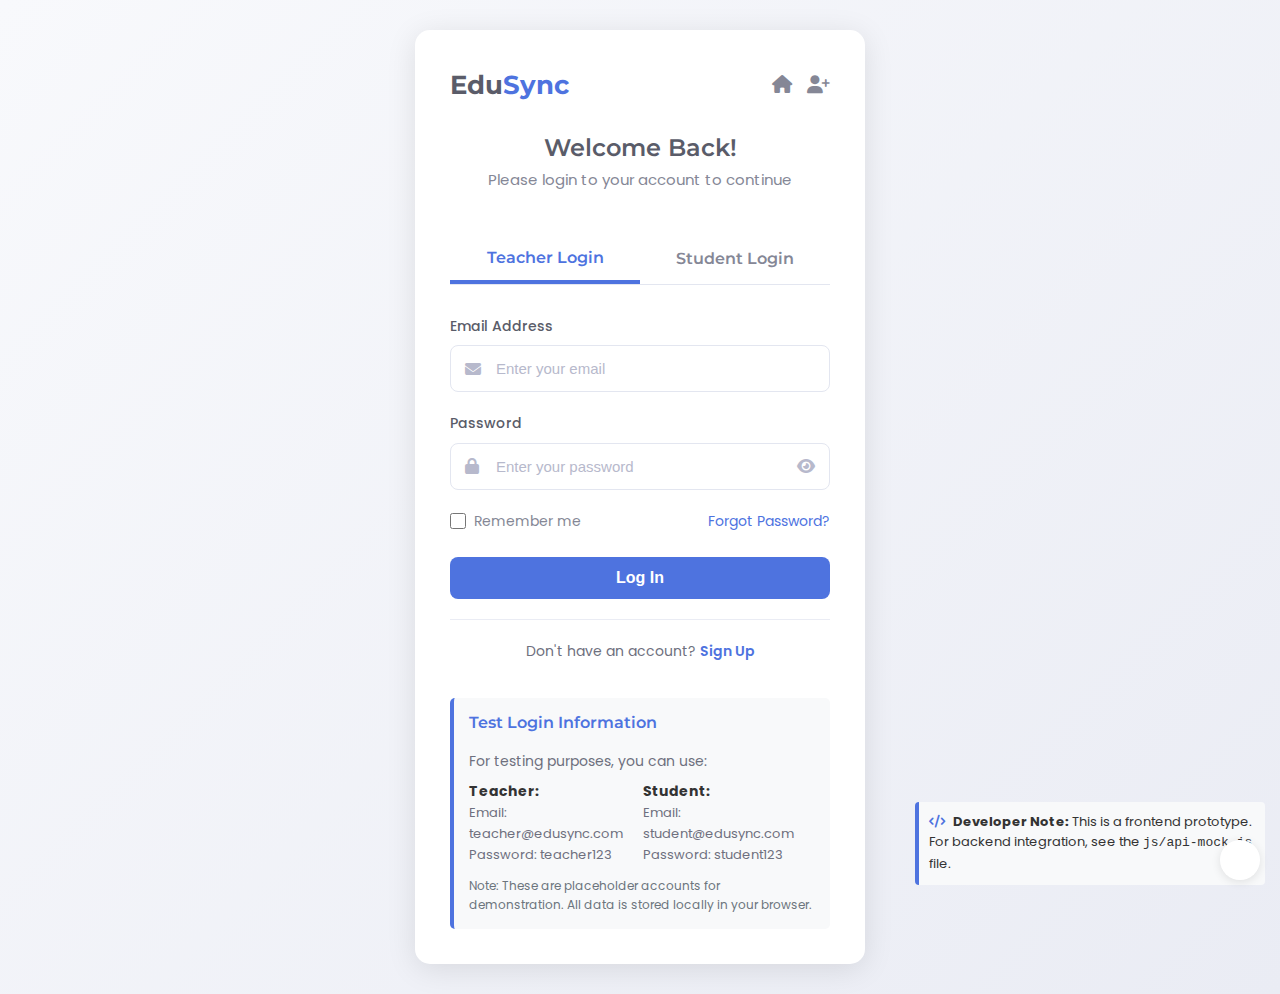
<file: student-exams.html>
<!DOCTYPE html>
<html lang="en">
<head>
    <meta charset="UTF-8">
    <meta name="viewport" content="width=device-width, initial-scale=1.0">
    <title>Exams - EduSync</title>
    <link rel="stylesheet" href="styles/main.css">
    <link rel="stylesheet" href="styles/dashboard.css">
    <link rel="stylesheet" href="https://cdnjs.cloudflare.com/ajax/libs/font-awesome/6.4.0/css/all.min.css">
    <link rel="preconnect" href="https://fonts.googleapis.com">
    <link rel="preconnect" href="https://fonts.gstatic.com" crossorigin>
    <link href="https://fonts.googleapis.com/css2?family=Montserrat:wght@300;400;500;600;700&family=Poppins:wght@300;400;500;600;700&display=swap" rel="stylesheet">
</head>
<body class="dashboard-body">
    <div class="dashboard-container">
        <!-- Sidebar -->
        <aside class="sidebar">
            <div class="sidebar-header">
                <h2 class="logo">Edu<span>Sync</span></h2>
                <div class="close-sidebar">
                    <i class="fas fa-times"></i>
                </div>
            </div>
            <div class="user-info">
                <div class="user-avatar">
                    <img src="https://via.placeholder.com/100x100" alt="Student Avatar">
                </div>
                <div class="user-details">
                    <h3>Aryan Patel</h3>
                    <p>Computer Science • Semester 4</p>
                </div>
            </div>
            <nav class="sidebar-nav">
                <ul>
                    <li>
                        <a href="student-dashboard.html"><i class="fas fa-tachometer-alt"></i> Dashboard</a>
                    </li>
                    <li>
                        <a href="student-attendance.html"><i class="fas fa-qrcode"></i> Attendance</a>
                    </li>
                    <li>
                        <a href="student-assignments.html"><i class="fas fa-file-alt"></i> Assignments</a>
                    </li>
                    <li>
                        <a href="student-notes.html"><i class="fas fa-book"></i> Notes</a>
                    </li>
                    <li>
                        <a href="student-timetable.html"><i class="fas fa-calendar-alt"></i> Timetable</a>
                    </li>
                    <li class="active">
                        <a href="student-exams.html"><i class="fas fa-pen"></i> Exams</a>
                    </li>
                    <li>
                        <a href="student-results.html"><i class="fas fa-chart-line"></i> Results</a>
                    </li>
                    <li>
                        <a href="student-settings.html"><i class="fas fa-cog"></i> Settings</a>
                    </li>
                </ul>
            </nav>
            <div class="sidebar-footer">
                <a href="#" class="logout-btn logout-button"><i class="fas fa-sign-out-alt"></i> Logout</a>
            </div>
        </aside>

        <!-- Main Content -->
        <main class="main-content">
            <header class="dashboard-header">
                <div class="menu-toggle">
                    <i class="fas fa-bars"></i>
                </div>
                <div class="header-search">
                    <input type="text" placeholder="Search...">
                    <i class="fas fa-search"></i>
                </div>
                <div class="header-actions">
                    <div class="notification">
                        <i class="fas fa-bell"></i>
                        <span class="badge">3</span>
                    </div>
                    <div class="messages">
                        <i class="fas fa-envelope"></i>
                        <span class="badge">2</span>
                    </div>
                </div>
            </header>

            <div class="content-wrapper">
                <section class="dashboard-section active">
                    <div class="section-header">
                        <h1>Examination Portal</h1>
                        <p>View your upcoming exams, access study resources, and track your exam preparation progress.</p>
                    </div>

                    <div class="stats-cards">
                        <div class="stat-card">
                            <div class="stat-icon blue">
                                <i class="fas fa-pen"></i>
                            </div>
                            <div class="stat-details">
                                <h3>Upcoming Exams</h3>
                                <p class="stat-number">0</p>
                                <p class="stat-info">No exams scheduled</p>
                            </div>
                        </div>
                        <div class="stat-card">
                            <div class="stat-icon green">
                                <i class="fas fa-check-circle"></i>
                            </div>
                            <div class="stat-details">
                                <h3>Completed Exams</h3>
                                <p class="stat-number">0</p>
                                <p class="stat-info">No exams completed</p>
                            </div>
                        </div>
                        <div class="stat-card">
                            <div class="stat-icon orange">
                                <i class="fas fa-calendar-alt"></i>
                            </div>
                            <div class="stat-details">
                                <h3>Next Exam</h3>
                                <p class="stat-number">-</p>
                                <p class="stat-info">No upcoming exams</p>
                            </div>
                        </div>
                        <div class="stat-card">
                            <div class="stat-icon purple">
                                <i class="fas fa-star"></i>
                            </div>
                            <div class="stat-details">
                                <h3>Avg. Score</h3>
                                <p class="stat-number">0%</p>
                                <p class="stat-info">No scores recorded</p>
                            </div>
                        </div>
                    </div>

                    <div class="dashboard-grid">
                        <!-- Upcoming Exams -->
                        <div class="dashboard-card upcoming-exams">
                            <div class="card-header">
                                <h3>Upcoming Exams</h3>
                                <select class="period-select">
                                    <option>All Subjects</option>
                                </select>
                            </div>
                            <div class="exam-list-container">
                                <div style="text-align: center; padding: 40px 20px;">
                                    <i class="fas fa-calendar-day" style="font-size: 48px; color: #e9ecef; margin-bottom: 15px;"></i>
                                    <h4>No Upcoming Exams</h4>
                                    <p>Your upcoming exams will be displayed here when scheduled.</p>
                                </div>
                            </div>
                        </div>

                        <!-- Exam Calendar -->
                        <div class="dashboard-card exam-calendar">
                            <div class="card-header">
                                <h3>Exam Calendar</h3>
                                <div class="calendar-nav">
                                    <button class="btn btn-sm btn-icon"><i class="fas fa-chevron-left"></i></button>
                                    <span>March 2023</span>
                                    <button class="btn btn-sm btn-icon"><i class="fas fa-chevron-right"></i></button>
                                </div>
                            </div>
                            <div class="calendar-container">
                                <!-- Calendar will be here, but for now just an empty placeholder -->
                                <div style="text-align: center; padding: 40px 20px;">
                                    <i class="fas fa-calendar-alt" style="font-size: 48px; color: #e9ecef; margin-bottom: 15px;"></i>
                                    <h4>No Exam Dates</h4>
                                    <p>Your exam schedule will appear on this calendar when exams are announced.</p>
                                </div>
                            </div>
                        </div>

                        <!-- Previous Exams -->
                        <div class="dashboard-card previous-exams">
                            <div class="card-header">
                                <h3>Previous Exams</h3>
                                <select class="period-select">
                                    <option>All Time</option>
                                </select>
                            </div>
                            <div class="table-container">
                                <table class="data-table">
                                    <thead>
                                        <tr>
                                            <th>Exam</th>
                                            <th>Subject</th>
                                            <th>Date</th>
                                            <th>Score</th>
                                            <th>Result</th>
                                        </tr>
                                    </thead>
                                    <tbody>
                                        <tr>
                                            <td colspan="5" style="text-align: center; padding: 40px 20px;">
                                                <i class="fas fa-history" style="font-size: 48px; color: #e9ecef; margin-bottom: 15px; display: block;"></i>
                                                <h4>No Previous Exams</h4>
                                                <p>Your exam history will be displayed here after you complete your first exam.</p>
                                            </td>
                                        </tr>
                                    </tbody>
                                </table>
                            </div>
                        </div>

                        <!-- Study Resources -->
                        <div class="dashboard-card study-resources">
                            <div class="card-header">
                                <h3>Study Resources</h3>
                            </div>
                            <div style="text-align: center; padding: 40px 20px;">
                                <i class="fas fa-book" style="font-size: 48px; color: #e9ecef; margin-bottom: 15px;"></i>
                                <h4>No Study Resources</h4>
                                <p>Study materials and resources for your exams will appear here once available.</p>
                            </div>
                        </div>
                    </div>
                </section>
            </div>
        </main>
    </div>

    <div class="theme-toggle" id="themeToggle">
        <i class="fas fa-sun"></i>
        <i class="fas fa-moon"></i>
    </div>

    <script src="js/dashboard.js"></script>
</body>
</html>
</file>
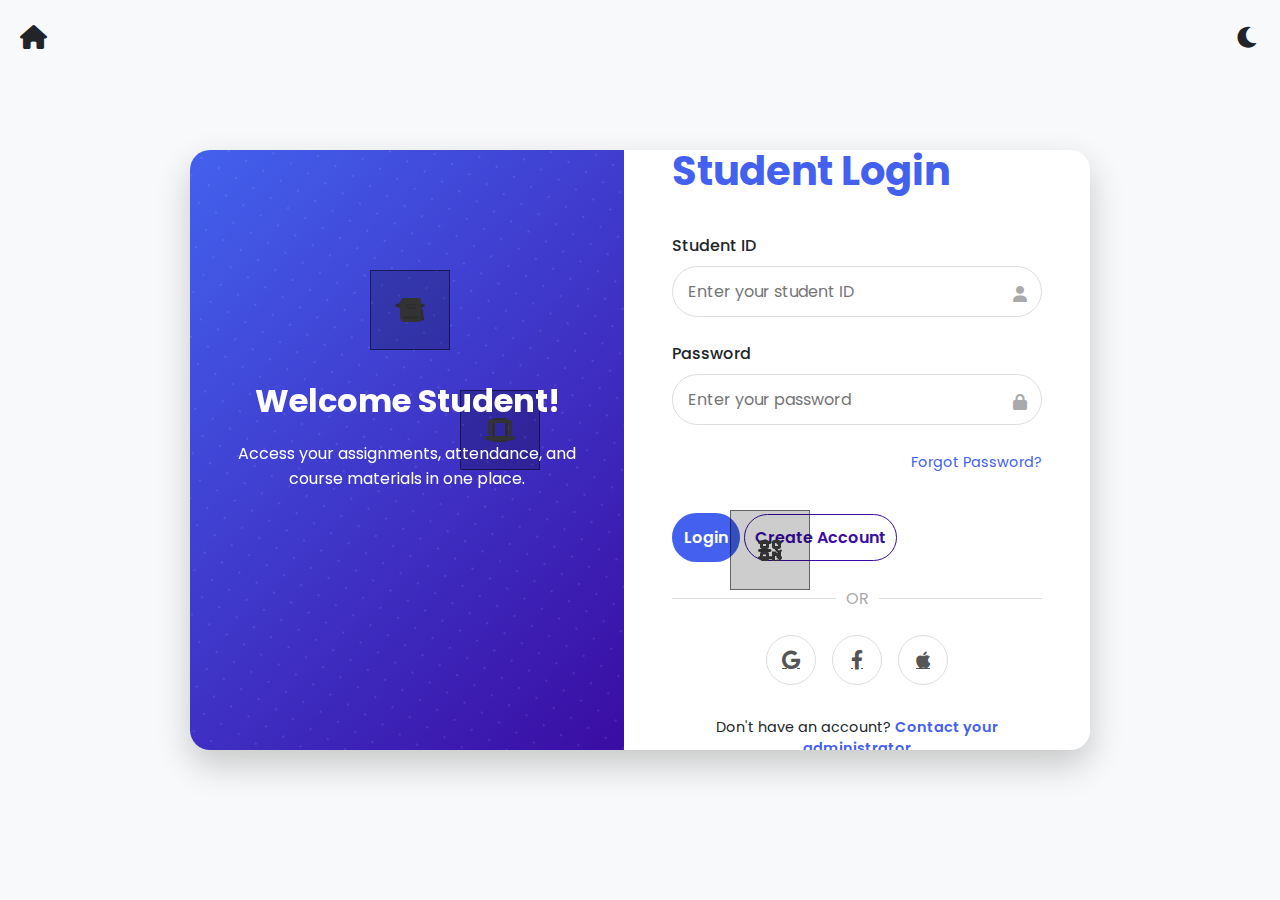
<file: student-login.html>
<!DOCTYPE html>
<html lang="en">
<head>
  <meta charset="UTF-8">
  <meta name="viewport" content="width=device-width, initial-scale=1.0">
  <title>Student Login - EduSync</title>
  <style>
    :root {
      --primary-color: #4361ee;
      --secondary-color: #3a0ca3;
      --accent-color: #4cc9f0;
      --text-light: #f8f9fa;
      --text-dark: #212529;
      --bg-light: #f8f9fa;
      --bg-dark: #121212;
      --card-light: #ffffff;
      --card-dark: #1e1e1e;
    }

    * {
      margin: 0;
      padding: 0;
      box-sizing: border-box;
      font-family: 'Poppins', sans-serif;
      transition: background-color 0.3s, color 0.3s;
    }

    body {
      background-color: var(--bg-light);
      color: var(--text-dark);
      height: 100vh;
      display: flex;
      justify-content: center;
      align-items: center;
      position: relative;
      overflow: hidden;
    }

    body.dark-mode {
      background-color: var(--bg-dark);
      color: var(--text-light);
    }

    .theme-toggle {
      position: absolute;
      top: 20px;
      right: 20px;
      background: none;
      border: none;
      color: var(--text-dark);
      font-size: 1.5rem;
      cursor: pointer;
      z-index: 10;
    }

    body.dark-mode .theme-toggle {
      color: var(--text-light);
    }

    .home-btn {
      position: absolute;
      top: 20px;
      left: 20px;
      background: none;
      border: none;
      color: var(--text-dark);
      font-size: 1.5rem;
      cursor: pointer;
      z-index: 10;
      text-decoration: none;
    }

    body.dark-mode .home-btn {
      color: var(--text-light);
    }

    .login-container {
      display: flex;
      width: 900px;
      height: 600px;
      box-shadow: 0 15px 35px rgba(0, 0, 0, 0.2);
      border-radius: 20px;
      overflow: hidden;
      z-index: 1;
      position: relative;
    }

    .login-image {
      flex: 1;
      background: linear-gradient(135deg, var(--primary-color), var(--secondary-color));
      display: flex;
      flex-direction: column;
      justify-content: center;
      align-items: center;
      padding: 2rem;
      color: white;
      position: relative;
      overflow: hidden;
    }
    .login-image::before {
      content: "";
      position: absolute;
      top: -50%;
      left: -50%;
      width: 200%;
      height: 200%;
      background: radial-gradient(circle, rgba(255,255,255,0.1) 10%, transparent 10.5%);
      background-size: 20px 20px;
      transform: rotate(30deg);
      animation: movePattern 40s linear infinite;
    }

    @keyframes movePattern {
      0% { background-position: 0 0; }
      100% { background-position: 500px 500px; }
    }

    .login-image h2 {
      font-size: 2rem;
      margin-bottom: 1rem;
      position: relative;
      z-index: 2;
    }

    .login-image p {
      text-align: center;
      margin-bottom: 2rem;
      position: relative;
      z-index: 2;
    }

    .login-form {
      flex: 1;
      padding: 3rem;
      background-color: var(--card-light);
      display: flex;
      flex-direction: column;
      justify-content: center;
    }

    body.dark-mode .login-form {
      background-color: var(--card-dark);
    }

    .login-form h1 {
      margin-bottom: 2rem;
      color: var(--primary-color);
      font-size: 2.5rem;
    }

    .input-group {
      margin-bottom: 1.5rem;
      position: relative;
    }

    .input-group label {
      display: block;
      margin-bottom: 0.5rem;
      font-weight: 500;
    }

    .input-group input {
      width: 100%;
      padding: 12px 15px;
      border: 1px solid #ddd;
      border-radius: 50px;
      font-size: 1rem;
      transition: all 0.3s;
      background-color: var(--card-light);
      color: var(--text-dark);
    }

    body.dark-mode .input-group input {
      border-color: #444;
      background-color: var(--card-dark);
      color: var(--text-light);
    }

    .input-group input:focus {
      outline: none;
      border-color: var(--primary-color);
      box-shadow: 0 0 0 2px rgba(67, 97, 238, 0.3);
    }

    .input-group i {
      position: absolute;
      right: 15px;
      bottom: 15px;
      color: #aaa;
    }

    .forgot-password {
      text-align: right;
      margin-bottom: 1.5rem;
    }

    .forgot-password a {
      color: var(--primary-color);
      text-decoration: none;
      font-size: 0.9rem;
    }

    .login-btn {
      padding: 12px;
      border-radius: 50px;
      border: none;
      background-color: var(--primary-color);
      color: white;
      font-weight: 600;
      font-size: 1rem;
      cursor: pointer;
      transition: all 0.3s;
    }

    .login-btn:hover {
      background-color: var(--secondary-color);
      transform: translateY(-3px);
      box-shadow: 0 10px 20px rgba(67, 97, 238, 0.3);
    }
    .signup-btn {
      padding: 10px;
      border-radius: 50px;
      border: 1px solid var(--secondary-color);
      background-color: transparent;
      color: var(--secondary-color);
      font-weight: 600;
      font-size: 1rem;
      cursor: pointer;
      transition: all 0.3s;
      margin-top: 1rem;
      
    }

    .signup-btn:hover {
      background-color: var(--secondary-color);
      color: white;
      transform: translateY(-3px);
      box-shadow: 0 10px 20px rgba(58, 12, 163, 0.2);
    }

    body.dark-mode .signup-btn {
      color: var(--text-light);
      border-color: var(--text-light);
    }

    body.dark-mode .signup-btn:hover {
      background-color: var(--primary-color);
      transform: translateY(-3px);
      box-shadow: 0 10px 20px rgba(58, 12, 163, 0.3);
    }

    .or-divider {
      display: flex;
      align-items: center;
      margin: 1.5rem 0;
      color: #aaa;
    }

    .or-divider::before,
    .or-divider::after {
      content: '';
      flex: 1;
      height: 1px;
      background-color: #ddd;
    }

    body.dark-mode .or-divider::before,
    body.dark-mode .or-divider::after {
      background-color: #444;
    }

    .or-divider span {
      padding: 0 10px;
    }

    .social-login {
      display: flex;
      justify-content: center;
      gap: 1rem;
    }

    .social-btn {
      width: 50px;
      height: 50px;
      border-radius: 50%;
      display: flex;
      justify-content: center;
      align-items: center;
      border: 1px solid #ddd;
      color: #555;
      font-size: 1.2rem;
      transition: all 0.3s;
    }

    body.dark-mode .social-btn {
      border-color: #444;
      color: #ddd;
    }

    .social-btn:hover {
      background-color: var(--primary-color);
      color: white;
      border-color: var(--primary-color);
    }

    .signup-link {
      text-align: center;
      margin-top: 2rem;
      font-size: 0.9rem;
    }

    .signup-link a {
      color: var(--primary-color);
      text-decoration: none;
      font-weight: 600;
    }

    /* 3D Elements */
    .scene {
      position: absolute;
      width: 100%;
      height: 100%;
      transform-style: preserve-3d;
      z-index: 1;
      pointer-events: none;
    }

    .floating-cube {
      position: absolute;
      width: 80px;
      height: 80px;
      transform-style: preserve-3d;
      animation: floatAnimation 10s infinite ease-in-out;
      pointer-events: none;
    }

    .cube-face {
      position: absolute;
      width: 80px;
      height: 80px;
      background-color: rgba(255, 255, 255, 0.1);
      border: 1px solid rgba(255, 255, 255, 0.3);
      display: flex;
      align-items: center;
      justify-content: center;
      font-size: 1.5rem;
      color: white;
      backface-visibility: visible;
    }

    .face-front { transform: translateZ(40px); }
    .face-back { transform: rotateY(180deg) translateZ(40px); }
    .face-right { transform: rotateY(90deg) translateZ(40px); }
    .face-left { transform: rotateY(-90deg) translateZ(40px); }
    .face-top { transform: rotateX(90deg) translateZ(40px); }
    .face-bottom { transform: rotateX(-90deg) translateZ(40px); }

    @keyframes floatAnimation {
      0%, 100% { transform: translateY(0) rotateX(0) rotateY(0); }
      25% { transform: translateY(-20px) rotateX(30deg) rotateY(40deg); }
      50% { transform: translateY(10px) rotateX(-20deg) rotateY(80deg); }
      75% { transform: translateY(-15px) rotateX(40deg) rotateY(120deg); }
    }
    body:not(.dark-mode) .cube-face {
      background-color: rgba(0, 0, 0, 0.1);
      border: 1px solid rgba(0, 0, 0, 0.3);
      color: #333333;
    }
    
    /* Dark mode cubes (existing style will apply) */
    .dark-mode .cube-face {
      background-color: rgba(22, 172, 237, 0.1);
      border: 1px solid rgba(255, 255, 255, 0.3);
      color: white;
    }

    /* Responsive */
    /* Add these styles to reduce the height of the login container */
@media (max-width: 992px) {
  .login-container {
    width: 90%;
    max-width: 700px;
  }
  
  .login-image {
    padding: 1.5rem;
  }
  
  .login-form {
    padding: 2rem 3rem;
  }
  
  .input-group {
    margin-bottom: 1.2rem;
  }
  
  .login-form h1 {
    margin-bottom: 1.5rem;
  }
}

@media (max-width: 768px) {
  .login-container {
    flex-direction: column;
  }
  
  .login-image {
    display: block;
    padding: 1rem;
    min-height: 100px; /* Reduced from 150px */
  }
  
  .login-image h2 {
    font-size: 1.5rem; /* Smaller heading */
    margin-bottom: 0.5rem; /* Reduced margin */
  }
  
  .login-image p {
    font-size: 0.9rem; /* Smaller text */
    margin-bottom: 0.5rem; /* Reduced margin */
  }
  
  .login-form {
    padding: 1.5rem;
  }
  
  .login-form h1 {
    font-size: 2rem;
    margin-bottom: 1rem;
  }
  
  .input-group {
    margin-bottom: 0.8rem;
  }
  
  .input-group input {
    padding: 10px 15px; /* Smaller input fields */
  }
  
  .forgot-password {
    margin-bottom: 1rem;
  }
  
  .login-btn, .signup-btn {
    padding: 10px; /* Smaller buttons */
  }
  
  .or-divider {
    margin: 1rem 0;
  }
}
  </style>
  <link href="https://cdnjs.cloudflare.com/ajax/libs/font-awesome/6.0.0-beta3/css/all.min.css" rel="stylesheet">
  <link href="https://fonts.googleapis.com/css2?family=Poppins:wght@300;400;500;600;700&display=swap" rel="stylesheet">
</head>
<body>
  <a href="index.html" class="home-btn">
    <i class="fas fa-home"></i>
  </a>
  
  <button class="theme-toggle" id="theme-toggle">
    <i class="fas fa-moon"></i>
  </button>
  
  <div class="login-container">
    <div class="login-image">
      <h2>Welcome Student!</h2>
      <p>Access your assignments, attendance, and course materials in one place.</p>
    </div>
      <div class="scene">
        <div class="floating-cube" style="top: 20%; left: 20%;">
          <div class="cube-face face-front"><i class="fas fa-book"></i></div>
          <div class="cube-face face-back"><i class="fas fa-graduation-cap"></i></div>
          <div class="cube-face face-right"><i class="fas fa-user"></i></div>
          <div class="cube-face face-left"><i class="fas fa-calendar-alt"></i></div>
          <div class="cube-face face-top"><i class="fas fa-pencil-alt"></i></div>
          <div class="cube-face face-bottom"><i class="fas fa-chart-line"></i></div>
        </div>
        
        <div class="floating-cube" style="top: 60%; left: 60%; animation-delay: -3s;">
          <div class="cube-face face-front"><i class="fas fa-qrcode"></i></div>
          <div class="cube-face face-back"><i class="fas fa-tasks"></i></div>
          <div class="cube-face face-right"><i class="fas fa-clock"></i></div>
          <div class="cube-face face-left"><i class="fas fa-bell"></i></div>
          <div class="cube-face face-top"><i class="fas fa-file-alt"></i></div>
          <div class="cube-face face-bottom"><i class="fas fa-trophy"></i></div>
        </div>
        
        <div class="floating-cube" style="top: 40%; left: 30%; animation-delay: -5s;">
          <div class="cube-face face-front"><i class="fas fa-laptop"></i></div>
          <div class="cube-face face-back"><i class="fas fa-mobile-alt"></i></div>
          <div class="cube-face face-right"><i class="fas fa-tablet-alt"></i></div>
          <div class="cube-face face-left"><i class="fas fa-desktop"></i></div>
          <div class="cube-face face-top"><i class="fas fa-wifi"></i></div>
          <div class="cube-face face-bottom"><i class="fas fa-signal"></i></div>
        </div>
      
    </div>
    
    <div class="login-form">
      <h1>Student Login</h1>
      
      <form id="student-login-form">
        <div class="input-group">
          <label for="student-id">Student ID</label>
          <input type="text" id="student-id" placeholder="Enter your student ID" required>
          <i class="fas fa-user"></i>
        </div>
        
        <div class="input-group">
          <label for="password">Password</label>
          <input type="password" id="password" placeholder="Enter your password" required>
          <i class="fas fa-lock"></i>
        </div>
        
        <div class="forgot-password">
          <a href="forget-password.html?source=student">Forgot Password?</a>

        </div>
        
        <button type="submit" class="login-btn">Login</button>
        <button type="button" class="signup-btn" onclick="location.href='student-signup.html'">Create Account</button>
        <div class="or-divider">
          <span>OR</span>
        </div>
        
        <div class="social-login">
          <a href="#" class="social-btn">
            <i class="fab fa-google"></i>
          </a>
          <a href="#" class="social-btn">
            <i class="fab fa-facebook-f"></i>
          </a>
          <a href="#" class="social-btn">
            <i class="fab fa-apple"></i>
          </a>
        </div>
        
        <div class="signup-link">
          <p>Don't have an account? <a href="#">Contact your administrator</a></p>
        </div>
      </form>
    </div>
  </div>

  <script>
    // Theme Toggle
    const themeToggle = document.getElementById('theme-toggle');
    const themeIcon = themeToggle.querySelector('i');
    
    themeToggle.addEventListener('click', () => {
      document.body.classList.toggle('dark-mode');
      if (document.body.classList.contains('dark-mode')) {
        themeIcon.classList.remove('fa-moon');
        themeIcon.classList.add('fa-sun');
        localStorage.setItem('theme', 'dark');
      } else {
        themeIcon.classList.remove('fa-sun');
        themeIcon.classList.add('fa-moon');
        localStorage.setItem('theme', 'light');
      }
    });
    
    // Check for saved theme preference
    const savedTheme = localStorage.getItem('theme');
    if (savedTheme === 'dark') {
      document.body.classList.add('dark-mode');
      themeIcon.classList.remove('fa-moon');
      themeIcon.classList.add('fa-sun');
    }
    
    // Login form submission
    const loginForm = document.getElementById('student-login-form');
    loginForm.addEventListener('submit', function(e) {
      e.preventDefault();
      
      const studentId = document.getElementById('student-id').value;
      const password = document.getElementById('password').value;
      
      if (studentId && password) {
        // For demo purposes, redirect to student dashboard
        window.location.href = 'student-dashboard.html';
        
        // In a real application, you would validate credentials with a backend
        // fetch('/api/login', {
        //   method: 'POST',
        //   headers: { 'Content-Type': 'application/json' },
        //   body: JSON.stringify({ studentId, password })
        // })
        // .then(response => response.json())
        // .then(data => {
        //   if (data.success) {
        //     window.location.href = 'student-dashboard.html';
        //   } else {
        //     alert('Invalid credentials. Please try again.');
        //   }
        // });
      }
    });

    // Add parallax effect to floating cubes based on mouse movement
    document.addEventListener('mousemove', (e) => {
      const moveX = (e.clientX / window.innerWidth - 0.5) * 20;
      const moveY = (e.clientY / window.innerHeight - 0.5) * 20;
      
      const cubes = document.querySelectorAll('.floating-cube');
      cubes.forEach((cube, index) => {
        const factor = index * 0.2 + 0.8;
        cube.style.transform = `translateX(${moveX * factor}px) translateY(${moveY * factor}px) rotateX(${moveY}deg) rotateY(${-moveX}deg)`;
      });
    });
  </script>
</body>
</html>
</file>
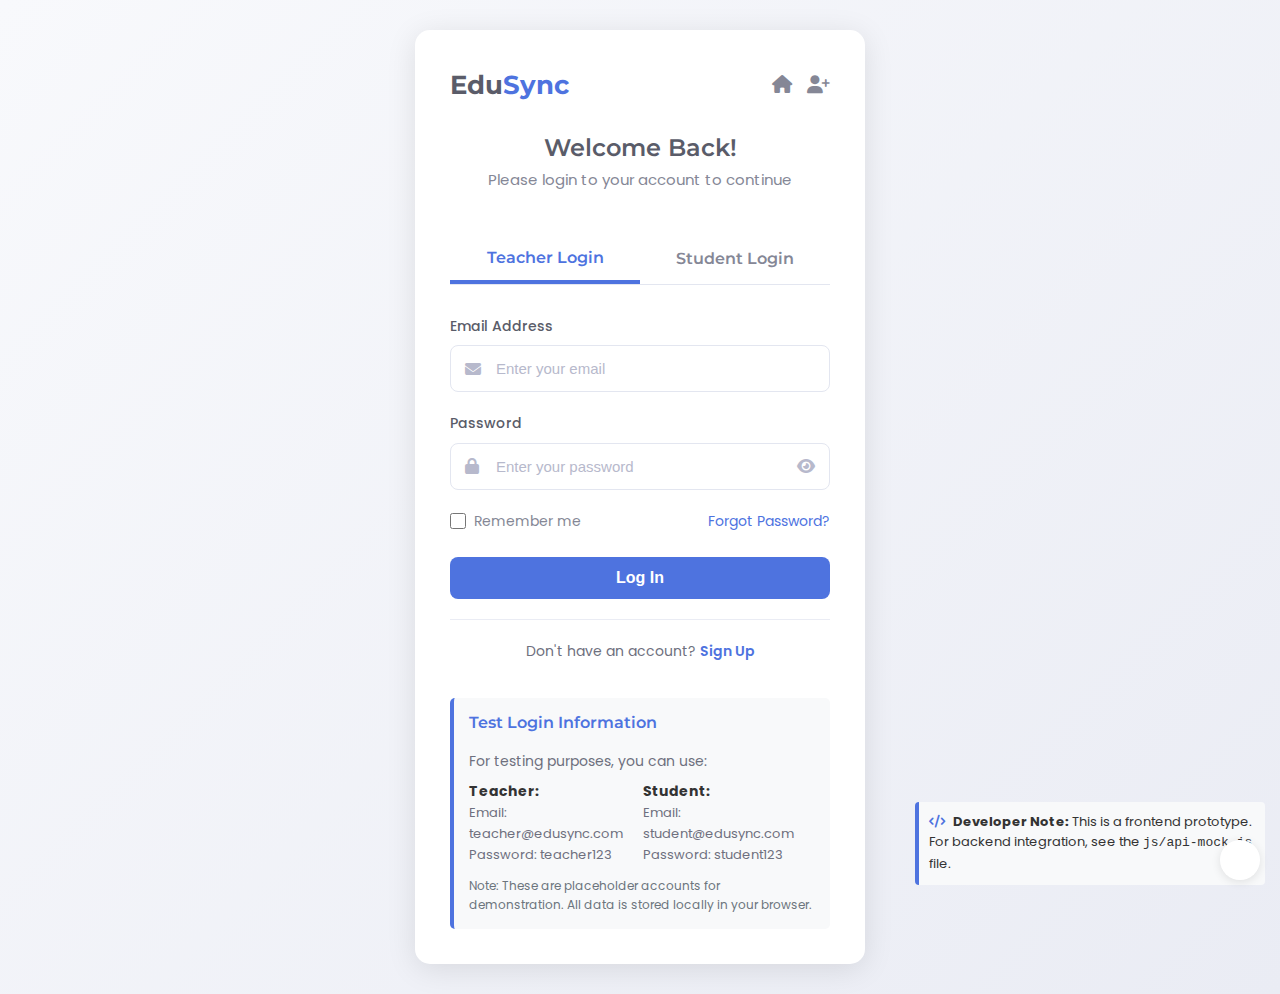
<file: student-notes.html>
<!DOCTYPE html>
<html lang="en">
<head>
    <meta charset="UTF-8">
    <meta name="viewport" content="width=device-width, initial-scale=1.0">
    <title>Notes - EduSync</title>
    <link rel="stylesheet" href="styles/main.css">
    <link rel="stylesheet" href="styles/dashboard.css">
    <link rel="stylesheet" href="https://cdnjs.cloudflare.com/ajax/libs/font-awesome/6.4.0/css/all.min.css">
    <link rel="preconnect" href="https://fonts.googleapis.com">
    <link rel="preconnect" href="https://fonts.gstatic.com" crossorigin>
    <link href="https://fonts.googleapis.com/css2?family=Montserrat:wght@300;400;500;600;700&family=Poppins:wght@300;400;500;600;700&display=swap" rel="stylesheet">
</head>
<body class="dashboard-body">
    <div class="dashboard-container">
        <!-- Sidebar -->
        <aside class="sidebar">
            <div class="sidebar-header">
                <h2 class="logo">Edu<span>Sync</span></h2>
                <div class="close-sidebar">
                    <i class="fas fa-times"></i>
                </div>
            </div>
            <div class="user-info">
                <div class="user-avatar">
                    <img src="https://via.placeholder.com/100x100" alt="Student Avatar">
                </div>
                <div class="user-details">
                    <h3>Aryan Patel</h3>
                    <p>Computer Science • Semester 4</p>
                </div>
            </div>
            <nav class="sidebar-nav">
                <ul>
                    <li>
                        <a href="student-dashboard.html"><i class="fas fa-tachometer-alt"></i> Dashboard</a>
                    </li>
                    <li>
                        <a href="student-attendance.html"><i class="fas fa-qrcode"></i> Attendance</a>
                    </li>
                    <li>
                        <a href="student-assignments.html"><i class="fas fa-file-alt"></i> Assignments</a>
                    </li>
                    <li class="active">
                        <a href="student-notes.html"><i class="fas fa-book"></i> Notes</a>
                    </li>
                    <li>
                        <a href="student-timetable.html"><i class="fas fa-calendar-alt"></i> Timetable</a>
                    </li>
                    <li>
                        <a href="student-exams.html"><i class="fas fa-pen"></i> Exams</a>
                    </li>
                    <li>
                        <a href="student-results.html"><i class="fas fa-chart-line"></i> Results</a>
                    </li>
                    <li>
                        <a href="student-settings.html"><i class="fas fa-cog"></i> Settings</a>
                    </li>
                </ul>
            </nav>
            <div class="sidebar-footer">
                <a href="#" class="logout-btn logout-button"><i class="fas fa-sign-out-alt"></i> Logout</a>
            </div>
        </aside>

        <!-- Main Content -->
        <main class="main-content">
            <header class="dashboard-header">
                <div class="menu-toggle">
                    <i class="fas fa-bars"></i>
                </div>
                <div class="header-search">
                    <input type="text" placeholder="Search...">
                    <i class="fas fa-search"></i>
                </div>
                <div class="header-actions">
                    <div class="notification">
                        <i class="fas fa-bell"></i>
                        <span class="badge">3</span>
                    </div>
                    <div class="messages">
                        <i class="fas fa-envelope"></i>
                        <span class="badge">2</span>
                    </div>
                </div>
            </header>

            <div class="content-wrapper">
                <section class="dashboard-section active">
                    <div class="section-header">
                        <h1>Study Materials</h1>
                        <p>Access lecture notes, study materials, and reference documents shared by your instructors. Organize your study resources by subject and topic for effective learning.</p>
                    </div>

                    <div class="dashboard-grid">
                        <!-- Notes Search & Filter -->
                        <div class="dashboard-card notes-search">
                            <div class="card-header">
                                <h3>Find Study Materials</h3>
                            </div>
                            <div class="search-container">
                                <div class="form-group">
                                    <label for="notesSearch">Search Materials</label>
                                    <div class="search-box">
                                        <input type="text" id="notesSearch" placeholder="Search by title, subject, or keyword...">
                                        <button class="btn btn-primary"><i class="fas fa-search"></i></button>
                                    </div>
                                </div>
                                <div class="form-row">
                                    <div class="form-group half">
                                        <label for="subjectFilter">Subject</label>
                                        <select id="subjectFilter">
                                            <option>All Subjects</option>
                                        </select>
                                    </div>
                                    <div class="form-group half">
                                        <label for="typeFilter">Type</label>
                                        <select id="typeFilter">
                                            <option>All Types</option>
                                        </select>
                                    </div>
                                </div>
                                <div class="filter-tags">
                                    <!-- Empty filter tags for new user -->
                                </div>
                            </div>
                        </div>

                        <!-- Recent Notes -->
                        <div class="dashboard-card recent-notes">
                            <div class="card-header">
                                <h3>Recently Added</h3>
                                <select class="period-select">
                                    <option>All Time</option>
                                </select>
                            </div>
                            <div class="notes-list">
                                <div style="text-align: center; padding: 40px 20px;">
                                    <i class="fas fa-file-alt" style="font-size: 48px; color: #e9ecef; margin-bottom: 15px;"></i>
                                    <h4>No Notes Available</h4>
                                    <p>When your instructors upload study materials, they will appear here.</p>
                                </div>
                            </div>
                        </div>

                        <!-- Subject Folders -->
                        <div class="dashboard-card subject-folders">
                            <div class="card-header">
                                <h3>Materials by Subject</h3>
                            </div>
                            <div class="folder-grid">
                                <div style="text-align: center; width: 100%; padding: 40px 20px;">
                                    <i class="fas fa-folder-open" style="font-size: 48px; color: #e9ecef; margin-bottom: 15px;"></i>
                                    <h4>No Subject Folders</h4>
                                    <p>Subject folders will be created when materials are uploaded.</p>
                                </div>
                            </div>
                        </div>

                        <!-- Notes Preview -->
                        <div class="dashboard-card notes-preview">
                            <div class="preview-header">
                                <h4>Select a Note to Preview</h4>
                                <p>No note selected</p>
                            </div>
                            <div class="preview-content">
                                <div style="text-align: center; padding: 60px 20px;">
                                    <i class="fas fa-file-search" style="font-size: 48px; color: #e9ecef; margin-bottom: 15px;"></i>
                                    <h4>No Preview Available</h4>
                                    <p>Select a note from the list to view its preview here.</p>
                                </div>
                            </div>
                        </div>
                    </div>
                </section>
            </div>
        </main>
    </div>

    <div class="theme-toggle" id="themeToggle">
        <i class="fas fa-sun"></i>
        <i class="fas fa-moon"></i>
    </div>

    <script src="js/dashboard.js"></script>
</body>
</html>
</file>
<file: styles/main.css>
/* 
   EduSync - College Management System 
   Main Stylesheet
*/

/* ===== Base Styles ===== */
:root {
    --primary-color: #4e73df;
    --primary-dark: #3a56b7;
    --secondary-color: #f8f9fa;
    --accent-color: #36b9cc;
    --text-color: #333;
    --text-light: #6e707e;
    --border-color: #e3e6f0;
    --success-color: #1cc88a;
    --warning-color: #f6c23e;
    --danger-color: #e74a3b;
    --white: #ffffff;
    --gray-100: #f8f9fc;
    --gray-200: #eaecf4;
    --gray-300: #dddfeb;
    --gray-400: #d1d3e2;
    --gray-500: #b7b9cc;
    --gray-600: #858796;
    --gray-700: #6e707e;
    --gray-800: #5a5c69;
    --gray-900: #3a3b45;
    --black: #000;
    --shadow: 0 0.15rem 1.75rem 0 rgba(58, 59, 69, 0.15);
    --radius: 0.35rem;
    --transition: all 0.3s ease;
}

* {
    margin: 0;
    padding: 0;
    box-sizing: border-box;
}

html {
    scroll-behavior: smooth;
}

body {
    font-family: 'Poppins', sans-serif;
    font-size: 16px;
    line-height: 1.6;
    color: var(--text-color);
    background-color: var(--white);
    overflow-x: hidden;
}

h1, h2, h3, h4, h5, h6 {
    font-family: 'Montserrat', sans-serif;
    font-weight: 600;
    line-height: 1.3;
    margin-bottom: 1rem;
    color: var(--gray-800);
}

p {
    margin-bottom: 1rem;
    color: var(--gray-700);
}

a {
    color: var(--primary-color);
    text-decoration: none;
    transition: var(--transition);
}

a:hover {
    color: var(--primary-dark);
}

ul {
    list-style: none;
}

img {
    max-width: 100%;
    height: auto;
}

.container {
    width: 100%;
    max-width: 1200px;
    margin: 0 auto;
    padding: 0 20px;
}

section {
    padding: 80px 0;
}

/* ===== Buttons ===== */
.btn {
    display: inline-block;
    padding: 10px 20px;
    border-radius: 5px;
    font-size: 16px;
    font-weight: 600;
    cursor: pointer;
    transition: all 0.3s ease;
    text-decoration: none;
    text-align: center;
}

.btn-primary {
    background-color: #4e73df;
    color: #fff;
    border: 2px solid #4e73df;
}

.btn-primary:hover {
    background-color: #2e59d9;
    border-color: #2e59d9;
}

.btn-outline {
    background-color: transparent;
    color: #4e73df;
    border: 2px solid #4e73df;
}

.btn-outline:hover {
    background-color: #4e73df;
    color: #fff;
}

.btn-secondary {
    background-color: #36b9cc;
    color: #fff;
    border: 2px solid #36b9cc;
}

.btn-secondary:hover {
    background-color: #2c9faf;
    border-color: #2c9faf;
}

.full-width {
    width: 100%;
}

/* ===== Header ===== */
.header {
    background-color: var(--white);
    box-shadow: 0 2px 15px rgba(0, 0, 0, 0.1);
    position: fixed;
    top: 0;
    left: 0;
    width: 100%;
    z-index: 1000;
    padding: 15px 0;
}

.header .container {
    display: flex;
    align-items: center;
    justify-content: space-between;
}

.logo h1 {
    font-size: 28px;
    font-weight: 700;
    margin: 0;
}

.logo span {
    color: var(--primary-color);
}

.main-nav ul {
    display: flex;
}

.main-nav li {
    margin: 0 15px;
}

.main-nav a {
    color: var(--gray-800);
    font-weight: 500;
    padding: 8px 0;
    position: relative;
}

.main-nav a:hover, .main-nav a.active {
    color: var(--primary-color);
}

.main-nav a::after {
    content: '';
    position: absolute;
    width: 0;
    height: 2px;
    background-color: var(--primary-color);
    bottom: 0;
    left: 0;
    transition: var(--transition);
}

.main-nav a:hover::after, .main-nav a.active::after {
    width: 100%;
}

.login-buttons {
    display: flex;
    gap: 15px;
}

.mobile-menu-btn {
    display: none;
    font-size: 24px;
    cursor: pointer;
    color: var(--gray-800);
}

/* ===== Hero Section ===== */
.hero {
    padding: 160px 0 80px;
    background-color: var(--secondary-color);
}

.hero .container {
    display: grid;
    grid-template-columns: 1fr 1fr;
    gap: 40px;
    align-items: center;
}

.hero-content h1 {
    font-size: 42px;
    margin-bottom: 20px;
}

.hero-content p {
    font-size: 18px;
    margin-bottom: 30px;
    color: var(--gray-600);
}

/* Login Section in Hero */
.login-section {
    background-color: #fff;
    border-radius: 10px;
    padding: 20px;
    margin-bottom: 30px;
    box-shadow: 0 0 15px rgba(0, 0, 0, 0.1);
}

.login-section h3 {
    font-size: 18px;
    margin-bottom: 15px;
    color: var(--gray-800);
    text-align: center;
}

.login-buttons-container {
    display: flex;
    gap: 15px;
    margin-bottom: 15px;
}

.login-buttons-container .btn {
    flex: 1;
}

.login-info {
    font-size: 14px;
    color: var(--gray-600);
    margin-bottom: 0;
    text-align: center;
}

.login-info span {
    font-weight: 600;
    color: var(--gray-800);
}

.hero-buttons {
    display: flex;
    gap: 15px;
}

.hero-image {
    position: relative;
}

.hero-image img {
    border-radius: 10px;
    box-shadow: var(--shadow);
}

/* ===== Features Section ===== */
.section-header {
    text-align: center;
    max-width: 700px;
    margin: 0 auto 60px;
}

.section-header h2 {
    font-size: 36px;
    margin-bottom: 15px;
}

.section-header p {
    font-size: 18px;
    color: var(--gray-600);
}

.features-grid {
    display: grid;
    grid-template-columns: repeat(auto-fit, minmax(300px, 1fr));
    gap: 30px;
}

.feature-card {
    background-color: var(--white);
    padding: 30px;
    border-radius: 10px;
    box-shadow: var(--shadow);
    transition: var(--transition);
    text-align: center;
}

.feature-card:hover {
    transform: translateY(-10px);
}

.feature-icon {
    background-color: rgba(78, 115, 223, 0.1);
    color: var(--primary-color);
    width: 70px;
    height: 70px;
    border-radius: 50%;
    display: flex;
    align-items: center;
    justify-content: center;
    font-size: 28px;
    margin: 0 auto 20px;
}

.feature-card h3 {
    font-size: 22px;
    margin-bottom: 15px;
}

/* ===== Workflow Section ===== */
.workflow {
    background-color: var(--gray-100);
}

.workflow-wrapper {
    display: flex;
    flex-direction: column;
    gap: 40px;
}

.workflow-item {
    display: flex;
    gap: 30px;
    align-items: flex-start;
}

.workflow-number {
    background-color: var(--primary-color);
    color: var(--white);
    width: 50px;
    height: 50px;
    border-radius: 50%;
    display: flex;
    align-items: center;
    justify-content: center;
    font-size: 24px;
    font-weight: 600;
    flex-shrink: 0;
}

.workflow-content h3 {
    font-size: 24px;
    margin-bottom: 10px;
}

/* ===== Benefits Section ===== */
.benefits .container {
    display: grid;
    grid-template-columns: 1fr 1fr;
    gap: 40px;
    align-items: center;
}

.section-header.left-aligned {
    text-align: left;
    margin: 0 0 30px;
}

.benefits-list {
    margin-bottom: 30px;
}

.benefits-list li {
    margin-bottom: 15px;
    display: flex;
    align-items: baseline;
    gap: 10px;
}

.benefits-list i {
    color: var(--success-color);
}

.benefits-image img {
    border-radius: 10px;
    box-shadow: var(--shadow);
}

/* ===== Testimonials Section ===== */
.testimonials {
    background-color: var(--gray-100);
}

.testimonial-slider {
    display: grid;
    grid-template-columns: repeat(auto-fit, minmax(300px, 1fr));
    gap: 30px;
}

.testimonial {
    background-color: var(--white);
    border-radius: 10px;
    padding: 30px;
    box-shadow: var(--shadow);
}

.testimonial-content {
    margin-bottom: 20px;
}

.testimonial-content p {
    font-style: italic;
}

.testimonial-author {
    display: flex;
    align-items: center;
    gap: 15px;
}

.testimonial-author img {
    width: 60px;
    height: 60px;
    border-radius: 50%;
    object-fit: cover;
}

.author-info h4 {
    margin-bottom: 5px;
}

.author-info p {
    margin: 0;
    font-size: 14px;
    color: var(--gray-600);
}

/* ===== CTA Section ===== */
.cta {
    background-color: var(--primary-color);
    text-align: center;
    padding: 60px 0;
}

.cta h2 {
    color: var(--white);
    font-size: 36px;
    margin-bottom: 15px;
}

.cta p {
    color: rgba(255, 255, 255, 0.8);
    font-size: 18px;
    margin-bottom: 30px;
}

.cta .btn {
    background-color: var(--white);
    color: var(--primary-color);
    border: 2px solid var(--white);
}

.cta .btn:hover {
    background-color: transparent;
    color: var(--white);
}

/* ===== Footer ===== */
.footer {
    background-color: var(--gray-800);
    color: var(--white);
    padding: 80px 0 20px;
}

.footer-columns {
    display: grid;
    grid-template-columns: repeat(auto-fit, minmax(200px, 1fr));
    gap: 40px;
    margin-bottom: 60px;
}

.footer-logo h2 {
    color: var(--white);
    margin-bottom: 20px;
}

.footer-logo span {
    color: var(--primary-color);
}

.social-links {
    display: flex;
    gap: 15px;
    margin-top: 20px;
}

.social-links a {
    background-color: rgba(255, 255, 255, 0.1);
    color: var(--white);
    width: 40px;
    height: 40px;
    border-radius: 50%;
    display: flex;
    align-items: center;
    justify-content: center;
    font-size: 16px;
    transition: var(--transition);
}

.social-links a:hover {
    background-color: var(--primary-color);
    color: var(--white);
}

.footer-column h3 {
    color: var(--white);
    font-size: 20px;
    margin-bottom: 20px;
}

.footer-column ul li {
    margin-bottom: 12px;
}

.footer-column ul a {
    color: rgba(255, 255, 255, 0.7);
}

.footer-column ul a:hover {
    color: var(--white);
}

.contact-info li {
    display: flex;
    gap: 10px;
    align-items: baseline;
    margin-bottom: 15px;
    color: rgba(255, 255, 255, 0.7);
}

.footer-bottom {
    padding-top: 20px;
    border-top: 1px solid rgba(255, 255, 255, 0.1);
    display: flex;
    justify-content: space-between;
    align-items: center;
}

.footer-bottom p {
    margin: 0;
    color: rgba(255, 255, 255, 0.7);
}

.footer-links {
    display: flex;
    gap: 20px;
}

.footer-links a {
    color: rgba(255, 255, 255, 0.7);
}

.footer-links a:hover {
    color: var(--white);
}

/* ===== Login Modal ===== */
.login-modal {
    display: none;
    position: fixed;
    top: 0;
    left: 0;
    width: 100%;
    height: 100%;
    background-color: rgba(0, 0, 0, 0.5);
    z-index: 2000;
    align-items: center;
    justify-content: center;
}

.modal-content {
    background-color: var(--white);
    border-radius: 10px;
    width: 100%;
    max-width: 500px;
    padding: 40px;
    position: relative;
    animation: modalFadeIn 0.3s ease;
}

@keyframes modalFadeIn {
    from {
        opacity: 0;
        transform: translateY(-20px);
    }
    to {
        opacity: 1;
        transform: translateY(0);
    }
}

.close-modal {
    position: absolute;
    top: 20px;
    right: 20px;
    font-size: 24px;
    cursor: pointer;
    color: var(--gray-500);
    transition: var(--transition);
}

.close-modal:hover {
    color: var(--danger-color);
}

.login-tabs {
    display: flex;
    margin-bottom: 30px;
    border-bottom: 1px solid var(--border-color);
}

.tab-btn {
    flex: 1;
    background: none;
    border: none;
    padding: 15px;
    font-size: 16px;
    font-weight: 600;
    cursor: pointer;
    color: var(--gray-600);
    transition: var(--transition);
    font-family: 'Montserrat', sans-serif;
}

.tab-btn.active {
    color: var(--primary-color);
    border-bottom: 2px solid var(--primary-color);
}

.login-form {
    display: none;
}

.login-form.active {
    display: block;
}

.login-form h2 {
    text-align: center;
    margin-bottom: 30px;
}

.form-group {
    margin-bottom: 20px;
}

.form-group label {
    display: block;
    margin-bottom: 8px;
    font-weight: 500;
}

.form-group input {
    width: 100%;
    padding: 12px 15px;
    border: 1px solid var(--border-color);
    border-radius: var(--radius);
    font-size: 16px;
    transition: var(--transition);
}

.form-group input:focus {
    outline: none;
    border-color: var(--primary-color);
    box-shadow: 0 0 0 2px rgba(78, 115, 223, 0.2);
}

.remember-forgot {
    display: flex;
    justify-content: space-between;
    align-items: center;
    margin-bottom: 20px;
}

.remember-me {
    display: flex;
    align-items: center;
    gap: 8px;
}

.forgot-password {
    font-size: 14px;
}

/* ===== Responsive Design ===== */
@media (max-width: 992px) {
    .hero {
        padding: 140px 0 60px;
    }
    
    .hero .container, 
    .benefits .container {
        grid-template-columns: 1fr;
    }
    
    .hero-content {
        text-align: center;
        order: 1;
    }
    
    .hero-buttons {
        justify-content: center;
    }
    
    .hero-image {
        order: 0;
        margin-bottom: 40px;
    }
    
    .benefits-content {
        order: 1;
    }
    
    .benefits-image {
        order: 0;
        margin-bottom: 40px;
    }
}

@media (max-width: 768px) {
    section {
        padding: 60px 0;
    }
    
    .header {
        padding: 10px 0;
    }
    
    .header .container {
        position: relative;
    }
    
    .mobile-menu-btn {
        display: block;
        z-index: 1001;
    }

    .main-nav {
        position: fixed;
        top: 70px;
        left: -100%;
        width: 100%;
        height: auto;
        background-color: #fff;
        box-shadow: 0 5px 15px rgba(0,0,0,0.1);
        z-index: 1000;
        transition: all 0.3s ease;
        padding: 20px 0;
    }

    .main-nav.active {
        left: 0;
    }

    .main-nav ul {
        flex-direction: column;
        padding: 0 30px;
    }

    .main-nav li {
        margin: 15px 0;
    }
    
    /* Login section responsive */
    .login-buttons-container {
        flex-direction: column;
    }
    
    .hero-content h1 {
        font-size: 32px;
    }
    
    .section-header h2 {
        font-size: 30px;
    }
    
    .footer-bottom {
        flex-direction: column;
        gap: 15px;
        text-align: center;
    }
    
    .modal-content {
        padding: 30px;
        margin: 0 20px;
    }
}

@media (max-width: 576px) {
    .hero-content h1 {
        font-size: 28px;
    }
    
    .hero-buttons {
        flex-direction: column;
        gap: 10px;
    }
    
    .workflow-item {
        flex-direction: column;
    }
    
    .cta h2 {
        font-size: 28px;
    }
}

.default-login-info {
    margin-top: 10px;
    padding: 8px 12px;
    background-color: rgba(78, 115, 223, 0.1);
    border-radius: 5px;
    font-size: 14px;
    text-align: center;
    color: var(--gray-700);
    border-left: 3px solid var(--primary-color);
}

.default-login-info i {
    color: var(--primary-color);
    margin-right: 5px;
}

.default-login-info strong {
    color: var(--gray-800);
}

/* Theme Toggle Button */
.theme-toggle {
    position: fixed;
    bottom: 30px;
    right: 30px;
    width: 50px;
    height: 50px;
    border-radius: 50%;
    background-color: #4e73df;
    color: #fff;
    display: flex;
    justify-content: center;
    align-items: center;
    cursor: pointer;
    z-index: 999;
    box-shadow: 0 5px 15px rgba(0, 0, 0, 0.2);
    transition: all 0.3s ease;
}

.theme-toggle:hover {
    transform: translateY(-5px);
    box-shadow: 0 8px 20px rgba(0, 0, 0, 0.3);
}

.theme-toggle i {
    font-size: 20px;
}

.theme-toggle .fa-sun {
    display: none;
}

.dark-mode .theme-toggle .fa-sun {
    display: block;
}

.dark-mode .theme-toggle .fa-moon {
    display: none;
}

.dark-mode .theme-toggle {
    background-color: #f6c23e;
    color: #2e2f33;
}

/* Enhanced dark mode styles */
.dark-mode {
    background-color: #121212;
    color: #f0f0f0;
}

.dark-mode .header {
    background-color: #1a1a2e;
    box-shadow: 0 2px 10px rgba(0, 0, 0, 0.3);
}

.dark-mode .logo h1,
.dark-mode .logo {
    color: #f0f0f0;
}

.dark-mode .logo span {
    color: #3182ce;
}

.dark-mode .main-nav a {
    color: #e2e8f0;
}

.dark-mode .main-nav a:hover, 
.dark-mode .main-nav a.active {
    color: #63b3ed;
}

.dark-mode .main-nav a::after {
    background-color: #3182ce;
}

.dark-mode .hero {
    background-color: #1a1a2e;
}

.dark-mode .hero-content h1 {
    color: #f0f0f0;
}

.dark-mode .hero-content p {
    color: #e2e8f0;
}

.dark-mode .login-section {
    background-color: #2a2a3c;
}

.dark-mode .login-section h3 {
    color: #f0f0f0;
}

.dark-mode .btn-outline {
    border-color: #3182ce;
    color: #3182ce;
}

.dark-mode .btn-outline:hover {
    background-color: #3182ce;
    color: #f0f0f0;
}

.dark-mode .section-header h2 {
    color: #f0f0f0;
}

.dark-mode .section-header p {
    color: #e2e8f0;
}

.dark-mode .feature-card {
    background-color: #2a2a3c;
    box-shadow: 0 5px 15px rgba(0, 0, 0, 0.2);
}

.dark-mode .feature-card:hover {
    transform: translateY(-5px);
    box-shadow: 0 10px 20px rgba(0, 0, 0, 0.3);
}

.dark-mode .feature-icon {
    background-color: #3182ce;
    color: #f0f0f0;
}

.dark-mode .feature-card h3 {
    color: #f0f0f0;
}

.dark-mode .feature-card p {
    color: #e2e8f0;
}

.dark-mode .workflow {
    background-color: #1a1a2e;
}

.dark-mode .workflow-number {
    background-color: #3182ce;
    color: #f0f0f0;
}

.dark-mode .workflow-content h3 {
    color: #f0f0f0;
}

.dark-mode .workflow-content p {
    color: #e2e8f0;
}

.dark-mode .benefits-list li {
    color: #e2e8f0;
}

.dark-mode .benefits-list i {
    color: #3182ce;
}

.dark-mode .cta {
    background-color: #2a2a3c;
}

.dark-mode .footer {
    background-color: #1a1a2e;
    color: #e2e8f0;
}

.dark-mode .footer-column h3 {
    color: #f0f0f0;
}

.dark-mode .footer-column ul a {
    color: #e2e8f0;
}

.dark-mode .footer-column ul a:hover {
    color: #63b3ed;
}

.dark-mode .social-links a {
    background-color: #2d3748;
    color: #f0f0f0;
}

.dark-mode .social-links a:hover {
    background-color: #3182ce;
}

.dark-mode .footer-bottom {
    border-top: 1px solid #2d3748;
}

.dark-mode .footer-links a {
    color: #90cdf4;
}

.dark-mode .theme-toggle {
    background-color: #2d3748;
}

.dark-mode .theme-toggle:hover {
    background-color: #3182ce;
}

/* Animation for the toggle button when scrolling */
.theme-toggle.scrolled {
    transform: scale(0.8);
    opacity: 0.8;
}

.theme-toggle.scrolled:hover {
    transform: scale(1);
    opacity: 1;
}
</file>
<file: styles/dashboard.css>
/* 
   EduSync - College Management System 
   Dashboard Stylesheet
*/

/* ===== Dashboard Base Styles ===== */
.dashboard-body {
    background-color: #f8f9fc;
    padding: 0;
    margin: 0;
    overflow-x: hidden;
}

.dashboard-container {
    display: flex;
    min-height: 100vh;
}

/* ===== Sidebar Styles ===== */
.sidebar {
    width: 260px;
    background-color: #4e73df;
    color: #fff;
    position: fixed;
    top: 0;
    left: 0;
    height: 100vh;
    z-index: 100;
    transition: all 0.3s ease;
    display: flex;
    flex-direction: column;
}

.sidebar-header {
    padding: 20px;
    display: flex;
    justify-content: space-between;
    align-items: center;
    border-bottom: 1px solid rgba(255, 255, 255, 0.1);
}

.sidebar-header .logo {
    font-size: 24px;
    margin: 0;
    color: #fff;
}

.sidebar-header .logo span {
    color: #fff;
    font-weight: 300;
}

.close-sidebar {
    display: none;
    cursor: pointer;
    font-size: 20px;
}

.user-info {
    padding: 20px;
    display: flex;
    align-items: center;
    gap: 15px;
    border-bottom: 1px solid rgba(255, 255, 255, 0.1);
}

.user-avatar {
    width: 60px;
    height: 60px;
    border-radius: 50%;
    overflow: hidden;
    border: 2px solid rgba(255, 255, 255, 0.2);
}

.user-avatar img {
    width: 100%;
    height: 100%;
    object-fit: cover;
}

.user-details h3 {
    margin: 0 0 5px;
    font-size: 16px;
    color: #fff;
}

.user-details p {
    margin: 0;
    font-size: 14px;
    color: rgba(255, 255, 255, 0.7);
}

.sidebar-nav {
    padding: 20px 0;
    flex: 1;
    overflow-y: auto;
}

.sidebar-nav ul {
    margin: 0;
    padding: 0;
}

.sidebar-nav li {
    margin: 0;
}

.sidebar-nav a {
    display: flex;
    align-items: center;
    padding: 12px 20px;
    color: rgba(255, 255, 255, 0.8);
    font-weight: 400;
    transition: all 0.3s;
    font-size: 15px;
    position: relative;
}

.sidebar-nav a:hover, .sidebar-nav li.active a {
    color: #fff;
    background-color: rgba(255, 255, 255, 0.1);
}

.sidebar-nav a i {
    margin-right: 10px;
    font-size: 18px;
    width: 24px;
    text-align: center;
}

.sidebar-footer {
    padding: 1rem;
    border-top: 1px solid rgba(0, 0, 0, 0.1);
    margin-top: auto;
    background: inherit;
}

.logout-btn {
    display: flex;
    align-items: center;
    justify-content: center;
    width: 100%;
    padding: 0.75rem;
    background: #ff4757;
    color: white;
    border: none;
    border-radius: 8px;
    cursor: pointer;
    font-weight: 500;
    transition: all 0.3s ease;
    text-decoration: none;
    gap: 0.5rem;
}

.logout-btn:hover {
    background: #ff2e42;
    transform: translateY(-1px);
}

@media (max-width: 768px) {
    .sidebar-footer {
        position: relative;
        bottom: auto;
        left: auto;
        width: auto;
        background: inherit;
        padding: 1rem;
        border-top: 1px solid rgba(0, 0, 0, 0.1);
        z-index: 10;
    }

    .logout-btn {
        width: 100%;
        margin: 0;
    }

    .sidebar {
        padding-bottom: 0; /* Remove extra padding */
    }
}

.dark-mode .sidebar-footer {
    border-top-color: rgba(255, 255, 255, 0.1);
}

.dark-mode .logout-btn {
    background: #ff4757;
}

.dark-mode .logout-btn:hover {
    background: #ff2e42;
}

/* ===== Main Content Styles ===== */
.main-content {
    flex: 1;
    margin-left: 260px;
    transition: all 0.3s ease;
}

.dashboard-header {
    background-color: #fff;
    padding: 15px 30px;
    display: flex;
    align-items: center;
    justify-content: space-between;
    box-shadow: 0 2px 10px rgba(0, 0, 0, 0.05);
    position: sticky;
    top: 0;
    z-index: 99;
}

.menu-toggle {
    cursor: pointer;
    font-size: 22px;
    color: #5a5c69;
    background: none;
    border: none;
    padding: 0;
    width: 40px;
    height: 40px;
    display: none; /* Hide by default on desktop */
    align-items: center;
    justify-content: center;
    border-radius: 4px;
    transition: all 0.3s;
}

.menu-toggle:hover {
    background-color: rgba(78, 115, 223, 0.1);
    color: #4e73df;
}

.header-search {
    position: relative;
    max-width: 300px;
    width: 100%;
}

.header-search input {
    width: 100%;
    padding: 10px 15px 10px 40px;
    border: 1px solid #e3e6f0;
    border-radius: 5px;
    font-size: 14px;
    transition: all 0.3s;
}

.header-search input:focus {
    outline: none;
    border-color: #4e73df;
    box-shadow: 0 0 0 2px rgba(78, 115, 223, 0.2);
}

.header-search i {
    position: absolute;
    top: 50%;
    left: 15px;
    transform: translateY(-50%);
    color: #b7b9cc;
}

.header-actions {
    display: flex;
    align-items: center;
    gap: 20px;
}

.notification, .messages {
    position: relative;
    font-size: 20px;
    color: #5a5c69;
    cursor: pointer;
}

.badge {
    position: absolute;
    top: -5px;
    right: -5px;
    background-color: #e74a3b;
    color: #fff;
    font-size: 10px;
    width: 16px;
    height: 16px;
    border-radius: 50%;
    display: flex;
    align-items: center;
    justify-content: center;
}

.content-wrapper {
    padding: 30px;
}

/* ===== Dashboard Section Styles ===== */
.dashboard-section {
    display: none;
}

.dashboard-section.active {
    display: block;
}

.section-header {
    margin-bottom: 30px;
}

.section-header h1 {
    font-size: 28px;
    margin-bottom: 5px;
    color: #5a5c69;
}

.section-header p {
    font-size: 16px;
    color: #858796;
    margin: 0;
    padding: 8px 0;
    max-width: 700px;
    line-height: 1.5;
}

/* ===== Stat Cards ===== */
.stats-cards {
    display: grid;
    grid-template-columns: repeat(auto-fit, minmax(240px, 1fr));
    gap: 20px;
    margin-bottom: 30px;
}

.stat-card {
    background-color: #fff;
    border-radius: 5px;
    box-shadow: 0 0.15rem 1.75rem 0 rgba(58, 59, 69, 0.15);
    padding: 20px;
    display: flex;
    align-items: center;
    gap: 20px;
}

.stat-icon {
    width: 60px;
    height: 60px;
    border-radius: 50%;
    display: flex;
    align-items: center;
    justify-content: center;
    font-size: 24px;
    flex-shrink: 0;
}

.stat-icon.blue {
    background-color: rgba(78, 115, 223, 0.1);
    color: #4e73df;
}

.stat-icon.green {
    background-color: rgba(28, 200, 138, 0.1);
    color: #1cc88a;
}

.stat-icon.orange {
    background-color: rgba(246, 194, 62, 0.1);
    color: #f6c23e;
}

.stat-icon.purple {
    background-color: rgba(153, 102, 255, 0.1);
    color: #9966ff;
}

.stat-details {
    flex: 1;
}

.stat-details h3 {
    font-size: 14px;
    text-transform: uppercase;
    color: #b7b9cc;
    margin-bottom: 5px;
    font-weight: 600;
}

.stat-number {
    font-size: 24px;
    font-weight: 700;
    margin: 0 0 5px;
    color: #5a5c69;
}

.stat-info {
    font-size: 13px;
    color: #858796;
    margin: 0;
}

/* ===== Dashboard Grid Layout ===== */
.dashboard-grid {
    display: grid;
    grid-template-columns: repeat(2, 1fr);
    gap: 20px;
}

.dashboard-card {
    background-color: #fff;
    border-radius: 5px;
    box-shadow: 0 0.15rem 1.75rem 0 rgba(58, 59, 69, 0.15);
    overflow: hidden;
}

.card-header {
    padding: 15px 20px;
    border-bottom: 1px solid #e3e6f0;
    display: flex;
    justify-content: space-between;
    align-items: center;
}

.card-header h3 {
    font-size: 16px;
    font-weight: 600;
    margin: 0;
    color: #4e73df;
}

.view-all {
    font-size: 14px;
    color: #858796;
}

/* ===== Classes List ===== */
.class-list {
    padding: 0;
    margin: 0;
}

.class-item {
    display: flex;
    align-items: center;
    padding: 15px 20px;
    border-bottom: 1px solid #f8f9fc;
}

.class-time {
    width: 80px;
    text-align: center;
    position: relative;
}

.class-time p {
    margin: 0;
    font-weight: 600;
    font-size: 14px;
    color: #5a5c69;
}

.time-indicator {
    display: block;
    width: 2px;
    height: 30px;
    background-color: #e3e6f0;
    position: absolute;
    top: 25px;
    left: 50%;
    transform: translateX(-50%);
}

.class-item.completed .time-indicator {
    background-color: #1cc88a;
}

.class-item.active .time-indicator {
    background-color: #4e73df;
}

.class-info {
    flex: 1;
    margin-left: 15px;
}

.class-info h4 {
    margin: 0 0 5px;
    font-size: 15px;
    color: #5a5c69;
}

.class-info p {
    margin: 0;
    font-size: 13px;
    color: #858796;
}

.class-status {
    font-size: 12px;
    font-weight: 600;
    padding: 4px 8px;
    border-radius: 3px;
}

.class-item.completed .class-status {
    color: #1cc88a;
    background-color: rgba(28, 200, 138, 0.1);
}

.class-item.active .class-status {
    color: #4e73df;
    background-color: rgba(78, 115, 223, 0.1);
}

.class-item:not(.completed):not(.active) .class-status {
    color: #858796;
    background-color: rgba(133, 135, 150, 0.1);
}

/* ===== Assignment List ===== */
.assignment-list {
    padding: 0;
    margin: 0;
}

.assignment-item {
    display: flex;
    justify-content: space-between;
    align-items: center;
    padding: 15px 20px;
    border-bottom: 1px solid #f8f9fc;
}

.student-info {
    display: flex;
    align-items: center;
    gap: 12px;
}

.student-info img {
    width: 40px;
    height: 40px;
    border-radius: 50%;
    object-fit: cover;
}

.student-info h4, .assignment-info h4 {
    margin: 0 0 5px;
    font-size: 15px;
    color: #5a5c69;
}

.student-info p, .assignment-info p {
    margin: 0;
    font-size: 13px;
    color: #858796;
}

.submission-time {
    font-size: 13px;
    color: #858796;
}

.deadline {
    font-size: 12px;
    font-weight: 600;
    padding: 4px 8px;
    border-radius: 3px;
    background-color: rgba(133, 135, 150, 0.1);
    color: #858796;
}

.deadline.urgent {
    background-color: rgba(231, 74, 59, 0.1);
    color: #e74a3b;
}

/* ===== Attendance Chart ===== */
.period-select {
    padding: 5px 10px;
    border: 1px solid #e3e6f0;
    border-radius: 3px;
    font-size: 13px;
    color: #5a5c69;
}

.attendance-chart {
    padding: 20px;
}

.chart-placeholder {
    display: flex;
    justify-content: space-between;
    align-items: flex-end;
    height: 200px;
    margin-bottom: 10px;
}

.chart-bar {
    width: 50px;
    background-color: #4e73df;
    border-radius: 5px 5px 0 0;
    position: relative;
    display: flex;
    flex-direction: column;
    justify-content: flex-end;
    align-items: center;
}

.chart-value {
    position: absolute;
    top: -25px;
    font-size: 12px;
    font-weight: 600;
    color: #5a5c69;
}

.chart-labels {
    display: flex;
    justify-content: space-between;
    font-size: 13px;
    color: #858796;
}

.attendance-legend {
    padding: 10px 20px 20px;
    display: flex;
    justify-content: center;
}

.legend-item {
    display: flex;
    align-items: center;
    margin-right: 20px;
}

.legend-color {
    width: 10px;
    height: 10px;
    border-radius: 2px;
    margin-right: 5px;
}

.legend-color.blue {
    background-color: #4e73df;
}

.legend-text {
    font-size: 13px;
    color: #5a5c69;
}

/* ===== Event List ===== */
.event-list {
    padding: 0;
    margin: 0;
}

.event-item {
    display: flex;
    padding: 15px 20px;
    border-bottom: 1px solid #f8f9fc;
    gap: 15px;
}

.event-date {
    width: 50px;
    height: 60px;
    background-color: #4e73df;
    border-radius: 5px;
    display: flex;
    flex-direction: column;
    align-items: center;
    justify-content: center;
    color: #fff;
    flex-shrink: 0;
}

.event-date .day {
    font-size: 20px;
    font-weight: 700;
    line-height: 1;
}

.event-date .month {
    font-size: 12px;
    text-transform: uppercase;
}

.event-info {
    flex: 1;
}

.event-info h4 {
    margin: 0 0 5px;
    font-size: 15px;
    color: #5a5c69;
}

.event-info p {
    margin: 0 0 5px;
    font-size: 13px;
    color: #858796;
}

.event-info i {
    margin-right: 5px;
    color: #b7b9cc;
}

/* ===== Grades Chart ===== */
.grades-chart {
    padding: 20px;
}

.course-grade {
    margin-bottom: 15px;
}

.course-name {
    font-size: 14px;
    margin-bottom: 5px;
    color: #5a5c69;
}

.grade-bar {
    background-color: #eaecf4;
    height: 22px;
    border-radius: 3px;
    overflow: hidden;
}

.grade-progress {
    background-color: #4e73df;
    height: 100%;
    display: flex;
    align-items: center;
    padding: 0 10px;
    color: #fff;
    font-size: 12px;
    font-weight: 600;
}

/* ===== QR Code Generator/Scanner ===== */
.action-bar {
    display: flex;
    justify-content: space-between;
    align-items: center;
    margin-bottom: 30px;
}

.filter-group {
    display: flex;
    gap: 10px;
}

.filter-select, .date-select {
    padding: 10px 15px;
    border: 1px solid #e3e6f0;
    border-radius: 5px;
    font-size: 14px;
    color: #5a5c69;
}

.qr-generator, .qr-scanner-container {
    display: grid;
    grid-template-columns: 2fr 1fr;
    gap: 20px;
    margin-bottom: 30px;
}

.qr-code-container, .qr-scanner {
    background-color: #fff;
    border-radius: 5px;
    box-shadow: 0 0.15rem 1.75rem 0 rgba(58, 59, 69, 0.15);
    padding: 20px;
    display: flex;
    align-items: center;
    gap: 30px;
}

.qr-placeholder, .scanner-placeholder {
    flex: 1;
    text-align: center;
    padding: 20px;
}

.qr-placeholder img {
    max-width: 100%;
    height: auto;
}

.scanner-placeholder {
    background-color: #f8f9fc;
    border-radius: 5px;
    padding: 50px 20px;
}

.scanner-placeholder i {
    font-size: 60px;
    color: #4e73df;
    margin-bottom: 20px;
}

.scanner-placeholder h3 {
    font-size: 18px;
    margin-bottom: 10px;
    color: #5a5c69;
}

.scanner-placeholder p {
    margin-bottom: 20px;
    color: #858796;
}

.qr-info {
    flex: 1;
}

.qr-info h3 {
    font-size: 20px;
    margin-bottom: 15px;
    color: #5a5c69;
}

.qr-info p {
    margin-bottom: 10px;
    color: #858796;
    display: flex;
    align-items: center;
    gap: 10px;
}

.qr-info i {
    color: #4e73df;
}

.qr-actions {
    display: flex;
    gap: 10px;
    margin-top: 20px;
}

.qr-settings, .scanner-instructions {
    background-color: #fff;
    border-radius: 5px;
    box-shadow: 0 0.15rem 1.75rem 0 rgba(58, 59, 69, 0.15);
    padding: 20px;
}

.qr-settings h3, .scanner-instructions h3 {
    font-size: 18px;
    margin-bottom: 20px;
    color: #5a5c69;
}

.form-group {
    margin-bottom: 20px;
}

.form-group label {
    display: block;
    margin-bottom: 8px;
    font-weight: 500;
    color: #5a5c69;
}

.form-group select, .form-group input {
    width: 100%;
    padding: 10px 15px;
    border: 1px solid #e3e6f0;
    border-radius: 5px;
    font-size: 14px;
    color: #5a5c69;
}

.scanner-instructions ol {
    padding-left: 20px;
    margin-bottom: 20px;
}

.scanner-instructions li {
    margin-bottom: 10px;
    color: #5a5c69;
}

.time-limit-note {
    background-color: rgba(78, 115, 223, 0.1);
    padding: 10px 15px;
    border-radius: 5px;
    display: flex;
    align-items: flex-start;
    gap: 10px;
}

.time-limit-note i {
    color: #4e73df;
    font-size: 18px;
    margin-top: 2px;
}

.time-limit-note p {
    margin: 0;
    font-size: 14px;
    color: #5a5c69;
}

/* ===== Data Tables ===== */
.table-container {
    background-color: #fff;
    border-radius: 5px;
    box-shadow: 0 0.15rem 1.75rem 0 rgba(58, 59, 69, 0.15);
    padding: 20px;
    overflow-x: auto;
}

.table-container h3 {
    font-size: 18px;
    margin-bottom: 20px;
    color: #5a5c69;
}

.data-table {
    width: 100%;
    border-collapse: collapse;
}

.data-table th {
    padding: 10px 15px;
    text-align: left;
    border-bottom: 2px solid #e3e6f0;
    font-weight: 600;
    color: #4e73df;
    font-size: 14px;
}

.data-table td {
    padding: 12px 15px;
    border-bottom: 1px solid #f8f9fc;
    font-size: 14px;
    color: #5a5c69;
}

.with-avatar {
    display: flex;
    align-items: center;
    gap: 10px;
}

.with-avatar img {
    width: 30px;
    height: 30px;
    border-radius: 50%;
    object-fit: cover;
}

.status-badge {
    display: inline-block;
    padding: 3px 8px;
    border-radius: 3px;
    font-size: 12px;
    font-weight: 600;
}

.status-badge.present {
    background-color: rgba(28, 200, 138, 0.1);
    color: #1cc88a;
}

.status-badge.late {
    background-color: rgba(246, 194, 62, 0.1);
    color: #f6c23e;
}

.status-badge.absent {
    background-color: rgba(231, 74, 59, 0.1);
    color: #e74a3b;
}

.table-pagination {
    display: flex;
    align-items: center;
    justify-content: flex-end;
    margin-top: 20px;
}

.pagination-btn {
    width: 32px;
    height: 32px;
    display: flex;
    align-items: center;
    justify-content: center;
    border: 1px solid #e3e6f0;
    border-radius: 3px;
    background: none;
    cursor: pointer;
    color: #5a5c69;
    transition: all 0.3s;
}

.pagination-btn:hover {
    background-color: #4e73df;
    color: #fff;
    border-color: #4e73df;
}

.pagination-info {
    margin: 0 15px;
    font-size: 14px;
    color: #858796;
}

/* ===== Attendance Summary ===== */
.attendance-summary {
    margin-top: 30px;
}

.summary-header {
    display: flex;
    justify-content: space-between;
    align-items: center;
    margin-bottom: 20px;
}

.summary-header h3 {
    font-size: 18px;
    margin: 0;
    color: #5a5c69;
}

.summary-overview {
    display: grid;
    grid-template-columns: 1fr 2fr;
    gap: 20px;
    margin-bottom: 30px;
}

.summary-stat {
    background-color: #fff;
    border-radius: 5px;
    box-shadow: 0 0.15rem 1.75rem 0 rgba(58, 59, 69, 0.15);
    padding: 20px;
    text-align: center;
}

.stat-circle {
    width: 150px;
    height: 150px;
    margin: 0 auto 15px;
    position: relative;
}

.stat-circle svg {
    width: 100%;
    height: 100%;
    transform: rotate(-90deg);
}

.circle-bg {
    fill: none;
    stroke: #eaecf4;
    stroke-width: 3;
}

.circle-fill {
    fill: none;
    stroke: #4e73df;
    stroke-width: 3;
    stroke-linecap: round;
}

.percentage {
    position: absolute;
    top: 50%;
    left: 50%;
    transform: translate(-50%, -50%);
    font-size: 28px;
    font-weight: 700;
    color: #4e73df;
}

.summary-stat p {
    margin: 0;
    color: #5a5c69;
    font-size: 16px;
}

.summary-details {
    background-color: #fff;
    border-radius: 5px;
    box-shadow: 0 0.15rem 1.75rem 0 rgba(58, 59, 69, 0.15);
    padding: 20px;
    display: flex;
    justify-content: space-around;
}

.detail-item {
    text-align: center;
}

.detail-value {
    display: block;
    font-size: 24px;
    font-weight: 700;
    margin-bottom: 5px;
    color: #5a5c69;
}

.detail-value.present {
    color: #1cc88a;
}

.detail-value.late {
    color: #f6c23e;
}

.detail-value.absent {
    color: #e74a3b;
}

.detail-label {
    font-size: 14px;
    color: #858796;
}

/* ===== Responsive Styles ===== */
@media (max-width: 1024px) {
    .dashboard-grid {
        grid-template-columns: 1fr;
    }
    
    .qr-generator, .qr-scanner-container {
        grid-template-columns: 1fr;
    }
    
    .summary-overview {
        grid-template-columns: 1fr;
    }
}

@media (max-width: 768px) {
    .sidebar {
        left: -260px;
    }
    
    .sidebar.active {
        left: 0;
        box-shadow: 0 0 15px rgba(0, 0, 0, 0.2);
    }
    
    .main-content {
        margin-left: 0;
    }
    
    .menu-toggle {
        display: flex; /* Show on mobile */
    }
    
    .close-sidebar {
        display: block;
    }
    
    .header-actions {
        display: none;
    }
    
    .header-search {
        max-width: 200px;
    }
    
    .qr-code-container, .qr-scanner {
        flex-direction: column;
    }
    
    .summary-details {
        flex-wrap: wrap;
        gap: 15px;
    }
    
    .detail-item {
        width: 45%;
    }
    
    .dashboard-header {
        padding: 15px;
    }
    
    .content-wrapper {
        padding: 15px;
    }
    
    .section-header h1 {
        font-size: 24px;
    }
    
    .section-header p {
        font-size: 14px;
    }
    
    .stats-cards {
        grid-template-columns: 1fr;
        gap: 15px;
    }
    
    .dashboard-grid {
        gap: 15px;
    }
    
    .card-header {
        padding: 12px 15px;
    }
    
    .qr-placeholder, 
    .scanner-placeholder {
        width: 100%;
        margin-bottom: 15px;
    }
    
    .assignment-icon,
    .notes-icon {
        margin-bottom: 10px;
    }
    
    .assignment-due {
        align-self: flex-end;
        margin-top: 10px;
    }
    
    .submission-item,
    .feedback-item {
        flex-direction: column;
        align-items: flex-start;
    }
    
    .submission-actions,
    .feedback-actions {
        align-self: flex-end;
        margin-top: 10px;
    }
    
    .table-container {
        padding: 15px;
        overflow-x: auto;
    }
    
    .data-table {
        min-width: 600px;
    }
}

/* Improve dark mode for dashboard */
.dark-mode .dashboard-body {
    background-color: #121212;
}

.dark-mode .sidebar {
    background-color: #1a1a2e;
    box-shadow: 0 0 20px rgba(0, 0, 0, 0.3);
}

.dark-mode .sidebar-header h2 {
    color: #f0f0f0;
}

.dark-mode .sidebar-header h2 span {
    color: #3182ce;
}

.dark-mode .user-details h3,
.dark-mode .user-details p {
    color: #f0f0f0;
}

.dark-mode .sidebar-nav ul li a {
    color: #a0aec0;
}

.dark-mode .sidebar-nav ul li.active a,
.dark-mode .sidebar-nav ul li a:hover {
    background-color: #2d3748;
    color: #3182ce;
}

.dark-mode .logout-btn {
    background-color: #2d3748;
    color: #f0f0f0;
}

.dark-mode .logout-btn:hover {
    background-color: #e53e3e;
}

.dark-mode .main-content {
    background-color: #1a1a2e;
}

.dark-mode .dashboard-header {
    background-color: #2a2a3c;
    box-shadow: 0 4px 6px rgba(0, 0, 0, 0.2);
}

.dark-mode .header-search input {
    background-color: #2d3748;
    color: #f0f0f0;
    border: 1px solid #4a5568;
}

.dark-mode .header-search input::placeholder {
    color: #a0aec0;
}

.dark-mode .header-actions i {
    color: #a0aec0;
}

.dark-mode .header-actions i:hover {
    color: #3182ce;
}

.dark-mode .content-wrapper {
    background-color: #121212;
}

.dark-mode .section-header h1,
.dark-mode .section-header p {
    color: #f0f0f0;
}

.dark-mode .stat-card {
    background-color: #2a2a3c;
    box-shadow: 0 4px 6px rgba(0, 0, 0, 0.1);
}

.dark-mode .stat-details h3 {
    color: #a0aec0;
}

.dark-mode .stat-number {
    color: #f0f0f0;
}

.dark-mode .stat-info {
    color: #a0aec0;
}

.dark-mode .dashboard-card {
    background-color: #2a2a3c;
    box-shadow: 0 4px 6px rgba(0, 0, 0, 0.1);
}

.dark-mode .card-header h3 {
    color: #f0f0f0;
}

.dark-mode .card-header .view-all {
    color: #63b3ed;
}

.dark-mode .class-item,
.dark-mode .assignment-item,
.dark-mode .event-item {
    border-color: #4a5568;
}

.dark-mode .class-info h4,
.dark-mode .assignment-info h4,
.dark-mode .event-info h4 {
    color: #f0f0f0;
}

.dark-mode .class-info p,
.dark-mode .assignment-info p,
.dark-mode .event-info p {
    color: #a0aec0;
}

.dark-mode .data-table {
    border-color: #4a5568;
}

.dark-mode .data-table th {
    background-color: #2d3748;
    color: #f0f0f0;
}

.dark-mode .data-table td {
    border-color: #4a5568;
    color: #e2e8f0;
}

.dark-mode .data-table tr:nth-child(even) {
    background-color: #212130;
}

.dark-mode .status-badge.present {
    background-color: #2f855a;
}

.dark-mode .status-badge.late {
    background-color: #dd6b20;
}

.dark-mode .status-badge.absent {
    background-color: #e53e3e;
}

.dark-mode .grade-bar {
    background-color: #2d3748;
}

.dark-mode .pagination-btn {
    background-color: #2d3748;
    color: #e2e8f0;
}

/* Additional styling for QR code generator in attendance page */
.qr-generator {
    margin-bottom: 20px;
}

.qr-code-container {
    display: flex;
    flex-wrap: wrap;
    gap: 20px;
    margin-bottom: 20px;
    align-items: center;
    justify-content: center;
    padding: 20px;
    background-color: #f8f9fa;
    border-radius: 8px;
}

.qr-placeholder {
    width: 200px;
    height: 200px;
    background-color: #fff;
    border: 1px solid #ddd;
    border-radius: 5px;
    display: flex;
    align-items: center;
    justify-content: center;
    box-shadow: 0 2px 4px rgba(0, 0, 0, 0.1);
}

.qr-placeholder img {
    max-width: 100%;
    max-height: 100%;
}

.qr-info {
    flex: 1;
    min-width: 250px;
}

.qr-info h3 {
    margin-bottom: 10px;
    color: #333;
}

.qr-info p {
    margin-bottom: 8px;
    color: #666;
}

#countdown {
    font-weight: 600;
    color: #e74c3c;
}

.qr-actions {
    display: flex;
    gap: 10px;
    margin-top: 15px;
    width: 100%;
    justify-content: center;
}

.qr-settings {
    padding: 15px;
    background-color: #f8f9fa;
    border-radius: 8px;
    margin-top: 20px;
}

.qr-settings h3 {
    margin-bottom: 15px;
    color: #333;
}

.time-limit-note {
    display: flex;
    align-items: flex-start;
    gap: 10px;
    background-color: #fff3cd;
    padding: 10px;
    border-radius: 5px;
    margin-top: 10px;
}

.time-limit-note i {
    color: #ffc107;
}

/* Attendance summary styling */
.summary-header {
    display: flex;
    justify-content: space-between;
    align-items: center;
    margin-bottom: 15px;
}

.summary-overview {
    display: flex;
    flex-wrap: wrap;
    gap: 20px;
    justify-content: space-between;
}

.summary-stat {
    flex: 1;
    min-width: 150px;
    text-align: center;
}

.stat-circle {
    position: relative;
    width: 100px;
    height: 100px;
    margin: 0 auto 15px;
}

.stat-circle svg {
    transform: rotate(-90deg);
}

.circle-bg {
    fill: none;
    stroke: #f0f0f0;
    stroke-width: 8;
}

.circle-fill {
    stroke: #4e73df;
    stroke-width: 8;
    stroke-linecap: round;
    stroke-dasharray: 283; /* 2 * PI * r */
    stroke-dashoffset: calc(283 - (283 * var(--percentage)) / 100);
    transition: stroke-dashoffset 1s ease-in-out;
}

.percentage {
    position: absolute;
    top: 50%;
    left: 50%;
    transform: translate(-50%, -50%);
    font-size: 1.5rem;
    font-weight: 600;
    color: #4e73df;
}

.summary-details {
    display: flex;
    justify-content: space-around;
    margin-top: 20px;
}

.detail-item {
    text-align: center;
}

.detail-value {
    display: block;
    font-size: 1.3rem;
    font-weight: 600;
    margin-bottom: 5px;
}

.detail-value.present {
    color: #1cc88a;
}

.detail-value.late {
    color: #f6c23e;
}

.detail-value.absent {
    color: #e74a3b;
}

.detail-label {
    font-size: 0.9rem;
    color: #858796;
}

/* Status badge styling for attendance */
.status-badge {
    display: inline-block;
    padding: 5px 10px;
    border-radius: 20px;
    font-size: 0.8rem;
    font-weight: 600;
    color: #fff;
    text-align: center;
}

.status-badge.present {
    background-color: #1cc88a;
}

.status-badge.late {
    background-color: #f6c23e;
}

.status-badge.absent {
    background-color: #e74a3b;
}

/* Assignment page specific styling */
.assignment-form {
    padding: 15px;
}

.form-row {
    display: flex;
    gap: 15px;
    margin-bottom: 15px;
}

.form-group.half {
    flex: 1;
}

.file-upload {
    position: relative;
    margin-bottom: 10px;
}

.file-upload input[type="file"] {
    position: absolute;
    width: 0;
    height: 0;
    opacity: 0;
}

.file-upload label {
    display: block;
    width: 100%;
    padding: 12px;
    background-color: #f8f9fa;
    border: 1px dashed #adb5bd;
    border-radius: 5px;
    text-align: center;
    cursor: pointer;
    transition: all 0.3s;
}

.file-upload label:hover {
    background-color: #e9ecef;
    border-color: #4e73df;
}

.file-info {
    font-size: 0.8rem;
    color: #858796;
    margin-top: 5px;
}

.assignment-list-container {
    padding: 10px;
}

.assignment-item {
    display: flex;
    align-items: center;
    gap: 15px;
    padding: 15px;
    border-bottom: 1px solid #e3e6f0;
    transition: background-color 0.3s;
}

.assignment-item:hover {
    background-color: #f8f9fa;
}

.assignment-icon {
    width: 40px;
    height: 40px;
    background-color: #e0e0ff;
    color: #4e73df;
    border-radius: 8px;
    display: flex;
    align-items: center;
    justify-content: center;
    font-size: 1.2rem;
}

.assignment-details {
    flex: 1;
}

.assignment-details h4 {
    margin-bottom: 5px;
    color: #333;
}

.assignment-class {
    font-size: 0.85rem;
    color: #858796;
    margin-bottom: 8px;
}

.assignment-progress {
    margin-top: 8px;
}

.progress-stats {
    display: flex;
    justify-content: space-between;
    font-size: 0.8rem;
    margin-bottom: 5px;
}

.submitted {
    color: #1cc88a;
}

.pending {
    color: #f6c23e;
}

.progress-bar {
    height: 6px;
    background-color: #e9ecef;
    border-radius: 3px;
    overflow: hidden;
}

.progress {
    height: 100%;
    background-color: #4e73df;
    border-radius: 3px;
}

.assignment-due {
    text-align: center;
    min-width: 80px;
}

.assignment-due p {
    font-size: 0.75rem;
    color: #858796;
    margin-bottom: 5px;
}

.due-days {
    font-weight: 600;
    color: #e74a3b;
}

.submission-list {
    padding: 10px;
}

.submission-item {
    display: flex;
    justify-content: space-between;
    align-items: center;
    padding: 10px;
    border-bottom: 1px solid #e3e6f0;
}

.student-info {
    display: flex;
    align-items: center;
    gap: 10px;
}

.student-info img {
    width: 40px;
    height: 40px;
    border-radius: 50%;
}

.student-info h4 {
    margin-bottom: 3px;
    font-size: 0.95rem;
}

.student-info p {
    font-size: 0.8rem;
    color: #858796;
}

.submission-actions {
    display: flex;
    flex-direction: column;
    align-items: flex-end;
    gap: 5px;
}

.submission-time {
    font-size: 0.8rem;
    color: #858796;
}

.btn-sm {
    padding: 4px 8px;
    font-size: 0.8rem;
}

.analytics-grid {
    display: grid;
    grid-template-columns: repeat(auto-fit, minmax(120px, 1fr));
    gap: 15px;
    margin-bottom: 20px;
}

.analytics-item {
    text-align: center;
    padding: 15px;
    background-color: #f8f9fa;
    border-radius: 8px;
}

.analytics-value {
    font-size: 1.5rem;
    font-weight: 600;
    color: #4e73df;
    margin-bottom: 5px;
}

.analytics-label {
    font-size: 0.8rem;
    color: #858796;
}

.chart-container {
    margin-top: 20px;
}

.chart-placeholder {
    width: 100%;
    padding: 15px;
    background-color: #f8f9fa;
    border-radius: 8px;
    text-align: center;
}

.bar-chart {
    display: flex;
    justify-content: space-around;
    align-items: flex-end;
    height: 200px;
    padding: 20px 10px;
}

.chart-bar {
    width: 40px;
    background-color: #4e73df;
    border-radius: 5px 5px 0 0;
    position: relative;
    transition: height 0.5s ease-in-out;
}

.chart-bar span {
    position: absolute;
    bottom: -25px;
    left: 50%;
    transform: translateX(-50%);
    font-size: 0.8rem;
    color: #858796;
}

.chart-label {
    margin-top: 30px;
    font-size: 0.85rem;
    color: #333;
}

/* Notes page specific styling */
.notes-list {
    padding: 10px;
}

.notes-item {
    display: flex;
    align-items: center;
    gap: 15px;
    padding: 15px;
    border-bottom: 1px solid #e3e6f0;
    transition: background-color 0.3s;
}

.notes-item:hover {
    background-color: #f8f9fa;
}

.notes-icon {
    width: 40px;
    height: 40px;
    background-color: #e0e0ff;
    color: #4e73df;
    border-radius: 8px;
    display: flex;
    align-items: center;
    justify-content: center;
    font-size: 1.2rem;
}

.notes-icon .fa-file-pdf {
    color: #e74a3b;
}

.notes-icon .fa-file-powerpoint {
    color: #f6c23e;
}

.notes-icon .fa-file-word {
    color: #4e73df;
}

.notes-icon .fa-file-alt {
    color: #858796;
}

.notes-details {
    flex: 1;
}

.notes-details h4 {
    margin-bottom: 5px;
    color: #333;
}

.notes-class {
    font-size: 0.85rem;
    color: #4e73df;
    margin-bottom: 5px;
}

.notes-info {
    font-size: 0.8rem;
    color: #858796;
}

.notes-actions {
    display: flex;
    gap: 5px;
}

.btn-icon {
    width: 30px;
    height: 30px;
    display: flex;
    align-items: center;
    justify-content: center;
    padding: 0;
    border-radius: 4px;
}

.engagement-summary {
    display: grid;
    grid-template-columns: repeat(auto-fit, minmax(120px, 1fr));
    gap: 15px;
    margin-bottom: 20px;
}

.engagement-stat {
    text-align: center;
    padding: 15px;
    background-color: #f8f9fa;
    border-radius: 8px;
}

.stat-value {
    font-size: 1.5rem;
    font-weight: 600;
    color: #4e73df;
    margin-bottom: 5px;
}

.stat-label {
    font-size: 0.8rem;
    color: #858796;
}

.engagement-details {
    margin-top: 20px;
}

.engagement-details h4 {
    margin-bottom: 15px;
    color: #333;
    padding-left: 10px;
}

.engagement-list {
    list-style-type: none;
    padding: 0;
}

.engagement-item {
    display: flex;
    justify-content: space-between;
    align-items: center;
    padding: 10px;
    border-bottom: 1px solid #e3e6f0;
}

.engagement-score {
    font-weight: 600;
    color: #1cc88a;
}

.feedback-list {
    padding: 10px;
}

.feedback-item {
    padding: 15px;
    border-bottom: 1px solid #e3e6f0;
    margin-bottom: 10px;
}

.feedback-header {
    display: flex;
    justify-content: space-between;
    align-items: flex-start;
    margin-bottom: 10px;
}

.feedback-time {
    font-size: 0.8rem;
    color: #858796;
}

.feedback-content {
    padding: 10px;
    background-color: #f8f9fa;
    border-radius: 8px;
    margin-bottom: 10px;
}

.feedback-content p {
    margin: 0;
    color: #333;
}

.feedback-actions {
    text-align: right;
}

/* Mobile responsiveness improvements */
@media (max-width: 768px) {
    .folder-grid {
        grid-template-columns: repeat(2, 1fr);
    }
    
    .search-box {
        flex-direction: column;
    }
    
    .attachment-item {
        flex-direction: column;
        text-align: center;
        padding: 12px;
    }
    
    .attachment-item i {
        margin: 0 0 10px 0;
        font-size: 24px;
    }
    
    .attachment-item .btn-icon {
        margin-top: 10px;
    }
    
    .timeline-item {
        flex-direction: column;
    }
    
    .timeline-date {
        flex-direction: row;
        width: 100%;
        margin-bottom: 10px;
        justify-content: flex-start;
        padding: 8px 15px;
    }
    
    .timeline-date .day {
        margin-right: 5px;
    }
    
    .timeline-item:not(:last-child)::after {
        display: none;
    }
}

@media (max-width: 576px) {
    .folder-grid {
        grid-template-columns: 1fr;
    }
}

/* Timetable styles */
.timetable-container {
    overflow-x: auto;
}

.weekly-timetable {
    min-width: 900px;
}

.week-navigation {
    display: flex;
    align-items: center;
    gap: 10px;
}

.week-navigation span {
    flex: 1;
    text-align: center;
    font-weight: 500;
}

.timetable-header {
    display: flex;
}

.time-column {
    min-width: 80px;
    border-right: 1px solid #e3e6f0;
}

.time-header, .day-header {
    padding: 10px;
    background-color: #f8f9fc;
    border-bottom: 1px solid #e3e6f0;
    font-weight: 600;
    text-align: center;
}

.time-slot {
    height: 60px;
    padding: 10px;
    border-bottom: 1px solid #e3e6f0;
    font-size: 12px;
    display: flex;
    align-items: center;
    justify-content: center;
}

.day-columns {
    display: flex;
    flex: 1;
}

.day-column {
    flex: 1;
    border-right: 1px solid #e3e6f0;
}

.day-content {
    display: grid;
    grid-template-rows: repeat(10, 60px);
    position: relative;
}

.class-block {
    padding: 10px;
    border-radius: 4px;
    margin: 5px;
    display: flex;
    flex-direction: column;
    justify-content: center;
    box-shadow: 0 2px 5px rgba(0,0,0,0.05);
}

.class-block h5 {
    margin: 0 0 5px 0;
    font-size: 14px;
    font-weight: 600;
}

.class-block p {
    margin: 0;
    font-size: 12px;
    color: #6c757d;
}

.day-selector {
    display: flex;
    gap: 5px;
}

/* Course schedule list */
.course-schedule-list {
    padding: 15px;
}

.course-schedule-item {
    display: flex;
    padding: 15px;
    margin-bottom: 15px;
    background-color: #fff;
    border-radius: 8px;
    box-shadow: 0 2px 5px rgba(0,0,0,0.05);
}

.course-icon {
    width: 50px;
    height: 50px;
    border-radius: 50%;
    display: flex;
    align-items: center;
    justify-content: center;
    margin-right: 15px;
    font-size: 20px;
    color: #fff;
}

.course-icon.blue {
    background-color: #4e73df;
}

.course-icon.green {
    background-color: #1cc88a;
}

.course-icon.orange {
    background-color: #f6c23e;
}

.course-icon.purple {
    background-color: #9c27b0;
}

.course-details {
    flex: 1;
}

.course-details h4 {
    margin: 0 0 5px 0;
    font-size: 16px;
    font-weight: 600;
}

.instructor {
    margin: 0 0 10px 0;
    font-size: 14px;
    color: #6c757d;
}

.schedule-times {
    display: flex;
    flex-wrap: wrap;
    gap: 10px;
    margin-bottom: 8px;
    font-size: 13px;
}

.schedule-day {
    background-color: #e3f2fd;
    padding: 3px 8px;
    border-radius: 4px;
    color: #0d47a1;
    font-weight: 500;
}

.schedule-time {
    background-color: #e8f5e9;
    padding: 3px 8px;
    border-radius: 4px;
    color: #1b5e20;
}

.schedule-room {
    background-color: #fff3e0;
    padding: 3px 8px;
    border-radius: 4px;
    color: #e65100;
}

/* Important dates */
.important-dates {
    padding: 15px;
}

.date-item {
    display: flex;
    margin-bottom: 15px;
    padding-bottom: 15px;
    border-bottom: 1px solid #e3e6f0;
}

.date-item:last-child {
    margin-bottom: 0;
    padding-bottom: 0;
    border-bottom: none;
}

.date-indicator {
    width: 60px;
    height: 60px;
    border-radius: 8px;
    display: flex;
    flex-direction: column;
    align-items: center;
    justify-content: center;
    margin-right: 15px;
    color: #fff;
}

.date-indicator.red {
    background-color: #e74a3b;
}

.date-indicator.blue {
    background-color: #4e73df;
}

.date-indicator.green {
    background-color: #1cc88a;
}

.date-indicator.purple {
    background-color: #9c27b0;
}

.date-indicator.orange {
    background-color: #f6c23e;
}

.date-indicator .day {
    font-size: 22px;
    font-weight: 700;
    line-height: 1;
}

.date-indicator .month {
    font-size: 14px;
    margin-top: 3px;
}

.date-details {
    flex: 1;
}

.date-details h4 {
    margin: 0 0 5px 0;
    font-size: 16px;
    font-weight: 600;
}

.date-details p {
    margin: 0;
    font-size: 14px;
    color: #6c757d;
}

/* Dark mode */
.dark-mode .time-header, 
.dark-mode .day-header {
    background-color: #2c3043;
    border-color: #3a3f53;
    color: #e3e6f0;
}

.dark-mode .time-column,
.dark-mode .day-column {
    border-color: #3a3f53;
}

.dark-mode .time-slot {
    border-color: #3a3f53;
    color: #b1b7c1;
}

.dark-mode .class-block {
    box-shadow: 0 2px 5px rgba(0,0,0,0.2);
}

.dark-mode .class-block p {
    color: rgba(255,255,255,0.7);
}

.dark-mode .course-schedule-item {
    background-color: #2c3043;
    box-shadow: 0 2px 5px rgba(0,0,0,0.2);
}

.dark-mode .instructor {
    color: #b1b7c1;
}

.dark-mode .schedule-day {
    background-color: #1a2740;
    color: #90caf9;
}

.dark-mode .schedule-time {
    background-color: #1b3829;
    color: #81c784;
}

.dark-mode .schedule-room {
    background-color: #3b2e1e;
    color: #ffcc80;
}

.dark-mode .date-item {
    border-color: #3a3f53;
}

.dark-mode .date-details p {
    color: #b1b7c1;
}

/* Mobile responsive */
@media (max-width: 768px) {
    .timetable-container {
        overflow-x: auto;
    }
    
    .week-navigation span {
        font-size: 14px;
    }
    
    .course-schedule-item {
        flex-direction: column;
    }
    
    .course-icon {
        margin-bottom: 10px;
        margin-right: 0;
        align-self: center;
        width: 60px;
        height: 60px;
        font-size: 24px;
    }
    
    .course-details {
        text-align: center;
    }
    
    .schedule-times {
        justify-content: center;
    }
    
    .date-item {
        flex-direction: column;
        text-align: center;
    }
    
    .date-indicator {
        margin-right: 0;
        margin-bottom: 10px;
        align-self: center;
    }
}

/* Exam Schedule Styles */
.exam-type-selector {
    display: flex;
    gap: 10px;
}

.exam-schedule {
    margin-top: 15px;
}

.exam-item {
    display: flex;
    align-items: center;
    background-color: var(--card-bg);
    border-radius: 8px;
    padding: 15px;
    margin-bottom: 15px;
    box-shadow: 0 2px 5px rgba(0,0,0,0.05);
    transition: transform 0.3s ease, box-shadow 0.3s ease;
}

.exam-item:hover {
    transform: translateY(-2px);
    box-shadow: 0 5px 15px rgba(0,0,0,0.1);
}

.exam-date {
    display: flex;
    flex-direction: column;
    align-items: center;
    justify-content: center;
    min-width: 80px;
    padding: 10px;
    background-color: var(--accent-blue-light);
    color: var(--accent-blue);
    border-radius: 6px;
    margin-right: 15px;
    text-align: center;
}

.exam-date.urgent {
    background-color: var(--accent-red-light);
    color: var(--accent-red);
}

.exam-date .day {
    font-size: 24px;
    font-weight: 700;
    line-height: 1;
}

.exam-date .month {
    font-size: 14px;
    font-weight: 600;
    text-transform: uppercase;
}

.exam-date .time {
    font-size: 12px;
    margin-top: 5px;
    font-weight: 500;
}

.exam-details {
    flex: 1;
}

.exam-details h4 {
    font-size: 16px;
    margin: 0 0 5px;
    color: var(--text-primary);
}

.exam-details .instructor {
    font-size: 13px;
    color: var(--text-secondary);
    margin: 0 0 10px;
}

.exam-info {
    display: flex;
    flex-wrap: wrap;
    gap: 15px;
    font-size: 12px;
}

.exam-info span {
    display: flex;
    align-items: center;
    color: var(--text-secondary);
}

.exam-info span i {
    margin-right: 5px;
    color: var(--accent-blue);
}

.exam-preparation {
    display: flex;
    flex-direction: column;
    align-items: center;
    margin-left: 20px;
}

.preparation-progress {
    position: relative;
    width: 60px;
    height: 60px;
}

.preparation-progress svg {
    transform: rotate(-90deg);
}

.preparation-progress circle {
    fill: none;
    stroke-width: 8;
}

.circle-bg {
    stroke: var(--border-light);
}

.circle-fill {
    stroke: var(--accent-green);
    stroke-dasharray: 283;
    stroke-dashoffset: calc(283 - (283 * var(--percentage) / 100));
}

.preparation-progress .percentage {
    position: absolute;
    top: 50%;
    left: 50%;
    transform: translate(-50%, -50%);
    font-size: 14px;
    font-weight: 600;
    color: var(--text-primary);
}

.preparation-label {
    font-size: 12px;
    color: var(--text-secondary);
    margin-top: 5px;
}

/* Study Planner Styles */
.study-plan {
    margin-top: 15px;
}

.study-day {
    margin-bottom: 20px;
}

.study-day h4 {
    font-size: 16px;
    margin: 0 0 10px;
    color: var(--text-primary);
    display: flex;
    align-items: center;
}

.study-tasks {
    display: flex;
    flex-direction: column;
    gap: 10px;
}

.task-item {
    display: flex;
    align-items: center;
    background-color: var(--card-bg);
    border-radius: 8px;
    padding: 12px 15px;
    box-shadow: 0 2px 5px rgba(0,0,0,0.05);
    border-left: 3px solid var(--accent-blue);
}

.task-item.completed {
    border-left-color: var(--accent-green);
    opacity: 0.8;
}

.task-item.completed .task-details h5,
.task-item.completed .task-details p {
    text-decoration: line-through;
    color: var(--text-secondary);
}

.task-item.in-progress {
    border-left-color: var(--accent-orange);
}

.task-checkbox {
    margin-right: 15px;
}

.task-checkbox input[type="checkbox"] {
    display: none;
}

.task-checkbox label {
    display: inline-block;
    width: 20px;
    height: 20px;
    border: 2px solid var(--accent-blue);
    border-radius: 4px;
    position: relative;
    cursor: pointer;
    transition: all 0.3s ease;
}

.task-checkbox input[type="checkbox"]:checked + label {
    background-color: var(--accent-green);
    border-color: var(--accent-green);
}

.task-checkbox input[type="checkbox"]:checked + label:after {
    content: '\f00c';
    font-family: "Font Awesome 5 Free";
    font-weight: 900;
    position: absolute;
    top: 50%;
    left: 50%;
    transform: translate(-50%, -50%);
    color: white;
    font-size: 12px;
}

.task-details {
    flex: 1;
}

.task-details h5 {
    font-size: 15px;
    margin: 0 0 5px;
    color: var(--text-primary);
}

.task-details p {
    font-size: 13px;
    color: var(--text-secondary);
    margin: 0;
}

.task-time {
    font-size: 12px;
    color: var(--text-secondary);
    font-weight: 500;
}

/* Study Resources Styles */
.resource-list {
    margin-top: 15px;
}

.resource-item {
    display: flex;
    align-items: center;
    background-color: var(--card-bg);
    border-radius: 8px;
    padding: 15px;
    margin-bottom: 15px;
    box-shadow: 0 2px 5px rgba(0,0,0,0.05);
    transition: transform 0.3s ease, box-shadow 0.3s ease;
}

.resource-item:hover {
    transform: translateY(-2px);
    box-shadow: 0 5px 15px rgba(0,0,0,0.1);
}

.resource-icon {
    width: 50px;
    height: 50px;
    border-radius: 8px;
    display: flex;
    align-items: center;
    justify-content: center;
    margin-right: 15px;
}

.resource-icon i {
    font-size: 24px;
    color: white;
}

.resource-icon.pdf {
    background-color: #f44336;
}

.resource-icon.ppt {
    background-color: #ff9800;
}

.resource-icon.doc {
    background-color: #2196f3;
}

.resource-details {
    flex: 1;
}

.resource-details h4 {
    font-size: 16px;
    margin: 0 0 5px;
    color: var(--text-primary);
}

.resource-details p {
    font-size: 13px;
    color: var(--text-secondary);
    margin: 0 0 8px;
}

.resource-meta {
    display: flex;
    gap: 15px;
    font-size: 12px;
}

.resource-meta span {
    display: flex;
    align-items: center;
    color: var(--text-secondary);
}

.resource-meta span i {
    margin-right: 5px;
    color: var(--accent-blue);
}

.resource-actions {
    margin-left: 10px;
}

/* Exam Regulations Styles */
.regulation-content {
    padding: 5px 0;
}

.regulation-item {
    display: flex;
    margin-bottom: 20px;
}

.regulation-icon {
    width: 40px;
    height: 40px;
    border-radius: 50%;
    background-color: var(--accent-blue-light);
    display: flex;
    align-items: center;
    justify-content: center;
    margin-right: 15px;
}

.regulation-icon i {
    font-size: 18px;
    color: var(--accent-blue);
}

.regulation-details {
    flex: 1;
}

.regulation-details h4 {
    font-size: 16px;
    margin: 0 0 5px;
    color: var(--text-primary);
}

.regulation-details p {
    font-size: 14px;
    color: var(--text-secondary);
    margin: 0;
    line-height: 1.5;
}

.regulations-btn {
    width: 100%;
    margin-top: 10px;
}

/* Dark mode styles for exam page */
.dark-mode .exam-date {
    background-color: rgba(46, 91, 255, 0.15);
    color: #5a8dee;
}

.dark-mode .exam-date.urgent {
    background-color: rgba(255, 71, 87, 0.15);
    color: #ff4757;
}

.dark-mode .circle-bg {
    stroke: #2c3e50;
}

.dark-mode .task-item {
    background-color: var(--dark-card-bg);
}

.dark-mode .resource-item {
    background-color: var(--dark-card-bg);
}

.dark-mode .regulation-icon {
    background-color: rgba(46, 91, 255, 0.15);
}

/* Mobile Responsive adjustments */
@media (max-width: 768px) {
    .exam-item {
        flex-wrap: wrap;
    }
    
    .exam-preparation {
        margin-left: 0;
        margin-top: 15px;
        width: 100%;
        flex-direction: row;
        justify-content: flex-end;
        align-items: center;
    }
    
    .preparation-label {
        margin-top: 0;
        margin-left: 10px;
    }
    
    .exam-info {
        margin-bottom: 10px;
    }
    
    .resource-item {
        flex-wrap: wrap;
    }
    
    .resource-actions {
        margin-left: 0;
        margin-top: 10px;
        width: 100%;
        display: flex;
        justify-content: flex-end;
    }
}

@media (max-width: 576px) {
    .exam-date {
        min-width: 60px;
        padding: 8px;
    }
    
    .exam-date .day {
        font-size: 20px;
    }
    
    .exam-info {
        flex-direction: column;
        gap: 5px;
    }
    
    .regulation-icon {
        width: 30px;
        height: 30px;
    }
    
    .regulation-icon i {
        font-size: 14px;
    }
    
    .regulation-details h4 {
        font-size: 14px;
    }
    
    .regulation-details p {
        font-size: 12px;
    }
}

/* Apply percentage values to circle-fill elements */
.circle-fill[data-percentage="75"] {
    --percentage: 75;
}

.circle-fill[data-percentage="60"] {
    --percentage: 60;
}

.circle-fill[data-percentage="80"] {
    --percentage: 80;
}

.circle-fill[data-percentage="45"] {
    --percentage: 45;
}

/* Results Page Styles */
.cgpa-overview {
    margin-bottom: 20px;
}

.cgpa-card {
    background-color: var(--card-bg);
    border-radius: 12px;
    box-shadow: 0 3px 10px rgba(0,0,0,0.08);
    padding: 20px;
    display: grid;
    grid-template-columns: 1fr 2fr 1fr;
    gap: 20px;
    align-items: center;
}

.cgpa-value {
    text-align: center;
}

.cgpa-value h2 {
    font-size: 48px;
    font-weight: 700;
    margin: 0;
    color: var(--accent-blue);
    line-height: 1;
}

.cgpa-value p {
    font-size: 14px;
    color: var(--text-secondary);
    margin: 5px 0 0;
}

.cgpa-chart {
    width: 100%;
    height: 150px;
    position: relative;
}

.cgpa-info {
    display: flex;
    flex-direction: column;
    gap: 15px;
}

.info-item {
    display: flex;
    justify-content: space-between;
    align-items: center;
}

.info-label {
    font-size: 13px;
    color: var(--text-secondary);
}

.info-value {
    font-size: 15px;
    font-weight: 600;
    color: var(--text-primary);
}

.semester-select-card {
    grid-column: 1 / -1;
}

.semester-tabs {
    display: flex;
    gap: 10px;
    flex-wrap: wrap;
    margin-top: 15px;
}

.semester-tab {
    padding: 8px 16px;
    background-color: var(--card-bg);
    border: 1px solid var(--border-light);
    border-radius: 20px;
    font-size: 14px;
    font-weight: 500;
    color: var(--text-primary);
    cursor: pointer;
    transition: all 0.3s ease;
}

.semester-tab.active {
    background-color: var(--accent-blue);
    color: white;
    border-color: var(--accent-blue);
}

.semester-tab.disabled {
    opacity: 0.5;
    cursor: not-allowed;
}

.semester-summary {
    display: flex;
    gap: 15px;
}

.summary-item {
    display: flex;
    flex-direction: column;
    align-items: center;
}

.summary-label {
    font-size: 12px;
    color: var(--text-secondary);
}

.summary-value {
    font-size: 16px;
    font-weight: 600;
    color: var(--accent-blue);
}

.results-table-wrapper {
    overflow-x: auto;
    margin-top: 15px;
}

.results-table {
    width: 100%;
    border-collapse: collapse;
}

.results-table th,
.results-table td {
    padding: 12px 15px;
    text-align: left;
    border-bottom: 1px solid var(--border-light);
}

.results-table th {
    font-size: 14px;
    font-weight: 600;
    color: var(--text-primary);
    background-color: var(--bg-light);
}

.results-table td {
    font-size: 14px;
    color: var(--text-primary);
}

.status {
    padding: 4px 8px;
    border-radius: 4px;
    font-size: 12px;
    font-weight: 500;
}

.status.passed {
    background-color: var(--accent-green-light);
    color: var(--accent-green);
}

.status.failed {
    background-color: var(--accent-red-light);
    color: var(--accent-red);
}

.subject-performance {
    margin-top: 15px;
    height: 300px;
}

.performance-chart {
    height: 250px;
    position: relative;
}

.performance-legend {
    display: flex;
    justify-content: center;
    gap: 20px;
    margin-top: 15px;
}

.legend-item {
    display: flex;
    align-items: center;
    gap: 5px;
}

.legend-color {
    width: 16px;
    height: 8px;
    border-radius: 2px;
}

.legend-color.theory {
    background-color: #5a8dee;
}

.legend-color.practical {
    background-color: #ff4757;
}

.legend-color.assignments {
    background-color: #28c76f;
}

.legend-label {
    font-size: 12px;
    color: var(--text-secondary);
}

.grade-distribution {
    margin-top: 15px;
}

.grade-bar {
    display: flex;
    align-items: center;
    margin-bottom: 10px;
}

.grade-label {
    width: 40px;
    font-size: 14px;
    font-weight: 600;
    color: var(--text-primary);
}

.grade-progress {
    flex: 1;
    height: 24px;
    background-color: var(--bg-light);
    border-radius: 4px;
    position: relative;
    overflow: hidden;
}

.progress-bar {
    height: 100%;
    background-color: var(--accent-blue);
    border-radius: 4px;
}

.progress-value {
    position: absolute;
    right: 10px;
    top: 50%;
    transform: translateY(-50%);
    font-size: 12px;
    font-weight: 500;
    color: var(--text-primary);
}

.wide-card {
    grid-column: 1 / -1;
}

.progress-timeline {
    padding: 20px 0;
}

.timeline-wrapper {
    position: relative;
    margin-left: 10px;
}

.timeline-track {
    position: absolute;
    top: 0;
    bottom: 0;
    width: 2px;
    background-color: var(--border-light);
    left: 14px;
}

.timeline-items {
    position: relative;
}

.timeline-item {
    display: flex;
    margin-bottom: 30px;
    position: relative;
}

.timeline-item:last-child {
    margin-bottom: 0;
}

.timeline-dot {
    width: 30px;
    height: 30px;
    border-radius: 50%;
    background-color: var(--bg-light);
    position: relative;
    z-index: 2;
    display: flex;
    align-items: center;
    justify-content: center;
}

.timeline-dot:before {
    content: '';
    width: 12px;
    height: 12px;
    border-radius: 50%;
    background-color: var(--border-light);
}

.timeline-dot.completed {
    background-color: var(--accent-green-light);
}

.timeline-dot.completed:before {
    background-color: var(--accent-green);
}

.timeline-dot.active {
    background-color: var(--accent-blue-light);
}

.timeline-dot.active:before {
    background-color: var(--accent-blue);
}

.timeline-dot.upcoming {
    background-color: var(--bg-light);
}

.timeline-dot.upcoming:before {
    background-color: var(--text-secondary);
}

.timeline-content {
    margin-left: 20px;
    padding: 15px;
    background-color: var(--card-bg);
    border-radius: 8px;
    flex: 1;
    box-shadow: 0 2px 5px rgba(0,0,0,0.05);
}

.timeline-content.active {
    border-left: 3px solid var(--accent-blue);
}

.timeline-content h4 {
    font-size: 16px;
    font-weight: 600;
    margin: 0 0 5px;
    color: var(--text-primary);
}

.timeline-date {
    font-size: 13px;
    color: var(--text-secondary);
    margin: 0 0 15px;
}

.timeline-stats {
    display: flex;
    gap: 30px;
    margin-bottom: 15px;
}

.timeline-stats .stat-item {
    display: flex;
    flex-direction: column;
    align-items: flex-start;
}

.timeline-stats .stat-label {
    font-size: 12px;
    color: var(--text-secondary);
}

.timeline-stats .stat-value {
    font-size: 14px;
    font-weight: 600;
    color: var(--text-primary);
}

.upcoming-text {
    font-size: 13px;
    color: var(--text-secondary);
    font-style: italic;
}

.feedback-list {
    margin-top: 15px;
}

.feedback-item {
    background-color: var(--card-bg);
    border-radius: 8px;
    padding: 15px;
    margin-bottom: 15px;
    box-shadow: 0 2px 5px rgba(0,0,0,0.05);
}

.feedback-header {
    display: flex;
    justify-content: space-between;
    align-items: flex-start;
    margin-bottom: 10px;
}

.feedback-info h4 {
    font-size: 15px;
    margin: 0 0 5px;
    color: var(--text-primary);
}

.feedback-info p {
    font-size: 13px;
    color: var(--text-secondary);
    margin: 0;
}

.feedback-rating {
    text-align: right;
}

.rating-stars {
    color: #ffc107;
    font-size: 14px;
    margin-bottom: 5px;
}

.rating-value {
    font-size: 12px;
    font-weight: 600;
    color: var(--text-primary);
}

.feedback-content p {
    font-size: 14px;
    line-height: 1.5;
    color: var(--text-primary);
    margin: 0;
    font-style: italic;
}

/* Dark mode styles */
.dark-mode .cgpa-card,
.dark-mode .timeline-content,
.dark-mode .feedback-item {
    background-color: var(--dark-card-bg);
}

.dark-mode .results-table th {
    background-color: var(--dark-bg-light);
}

.dark-mode .results-table th,
.dark-mode .results-table td {
    border-bottom-color: var(--dark-border-light);
}

.dark-mode .grade-progress {
    background-color: var(--dark-bg-light);
}

.dark-mode .timeline-track {
    background-color: var(--dark-border-light);
}

.dark-mode .timeline-dot {
    background-color: var(--dark-bg-light);
}

.dark-mode .timeline-dot:before {
    background-color: var(--dark-border-light);
}

/* Responsive styles */
@media (max-width: 992px) {
    .cgpa-card {
        grid-template-columns: 1fr;
        gap: 15px;
    }
    
    .cgpa-chart {
        height: 200px;
    }
    
    .cgpa-info {
        display: grid;
        grid-template-columns: repeat(3, 1fr);
        gap: 10px;
    }
}

@media (max-width: 768px) {
    .timeline-stats {
        flex-direction: column;
        gap: 10px;
    }
    
    .cgpa-info {
        grid-template-columns: 1fr;
    }
    
    .feedback-header {
        flex-direction: column;
    }
    
    .feedback-rating {
        text-align: left;
        margin-top: 10px;
    }
}

@media (max-width: 576px) {
    .cgpa-value h2 {
        font-size: 36px;
    }
    
    .semester-tabs {
        flex-wrap: nowrap;
        overflow-x: auto;
        padding-bottom: 10px;
    }
    
    .semester-tab {
        flex-shrink: 0;
    }
    
    .timeline-content {
        padding: 10px;
    }
}
</file>
<file: styles/login.css>
/* 
   EduSync - College Management System 
   Login Page Stylesheet
*/

/* ===== Login Base Styles ===== */
.login-body {
    background-color: #f8f9fc;
    background-image: linear-gradient(135deg, #f8f9fc 0%, #eaecf4 100%);
    padding: 0;
    margin: 0;
    overflow-x: hidden;
    min-height: 100vh;
    display: flex;
    justify-content: center;
    align-items: center;
    position: relative;
}

.login-container {
    width: 100%;
    max-width: 450px;
    min-height: 600px;
    background-color: #fff;
    box-shadow: 0 5px 30px rgba(0, 0, 0, 0.1);
    display: flex;
    flex-direction: column;
    padding: 35px;
    position: relative;
    z-index: 10;
    border-radius: 15px;
    margin: 30px 20px;
}

.login-header {
    display: flex;
    justify-content: space-between;
    align-items: center;
    margin-bottom: 25px;
}

.login-header .logo {
    font-family: 'Montserrat', sans-serif;
    font-size: 26px;
    font-weight: 700;
    color: #5a5c69;
    text-decoration: none;
}

.login-header .logo span {
    color: #4e73df;
}

.login-nav {
    display: flex;
    gap: 15px;
}

.login-nav a {
    color: #858796;
    font-size: 18px;
    transition: all 0.3s ease;
}

.login-nav a:hover {
    color: #4e73df;
}

.welcome-text {
    text-align: center;
    margin-bottom: 25px;
}

.welcome-text h2 {
    font-size: 24px;
    font-weight: 600;
    color: #5a5c69;
    margin-bottom: 5px;
}

.welcome-text p {
    color: #858796;
    font-size: 15px;
}

/* ===== Tabs ===== */
.login-tabs {
    display: flex;
    margin-bottom: 30px;
    border-bottom: 1px solid #e3e6f0;
}

.tab-btn {
    flex: 1;
    background: none;
    border: none;
    padding: 15px;
    font-size: 16px;
    font-weight: 600;
    cursor: pointer;
    color: #858796;
    transition: all 0.3s ease;
    font-family: 'Montserrat', sans-serif;
    position: relative;
}

.tab-btn:after {
    content: '';
    position: absolute;
    bottom: -1px;
    left: 0;
    width: 0;
    height: 3px;
    background-color: #4e73df;
    transition: all 0.3s ease;
}

.tab-btn.active {
    color: #4e73df;
}

.tab-btn.active:after {
    width: 100%;
}

/* ===== Login Form ===== */
.login-form {
    display: none;
}

.login-form.active {
    display: block;
}

.input-field {
    margin-bottom: 20px;
}

.input-field label {
    display: block;
    margin-bottom: 8px;
    font-weight: 500;
    color: #5a5c69;
    font-size: 14px;
}

.input-with-icon {
    position: relative;
}

.input-with-icon i:first-child {
    position: absolute;
    top: 50%;
    left: 15px;
    transform: translateY(-50%);
    color: #b7b9cc;
}

.input-with-icon input {
    width: 100%;
    padding: 14px 40px 14px 45px;
    border: 1px solid #e3e6f0;
    border-radius: 8px;
    font-size: 15px;
    transition: all 0.3s ease;
    box-sizing: border-box;
}

.input-with-icon input:focus {
    outline: none;
    border-color: #4e73df;
    box-shadow: 0 0 0 3px rgba(78, 115, 223, 0.15);
}

.input-with-icon input::placeholder {
    color: #b7b9cc;
}

.toggle-password {
    position: absolute;
    top: 50%;
    right: 15px;
    transform: translateY(-50%);
    cursor: pointer;
    color: #b7b9cc;
}

.form-options {
    display: flex;
    justify-content: space-between;
    align-items: center;
    margin-bottom: 25px;
}

.remember-me {
    display: flex;
    align-items: center;
    gap: 8px;
}

.remember-me input[type="checkbox"] {
    width: 16px;
    height: 16px;
    cursor: pointer;
    border-radius: 3px;
    border: 1px solid #d1d3e2;
    accent-color: #4e73df;
}

.remember-me span {
    font-size: 14px;
    color: #858796;
    cursor: pointer;
}

.forgot-password {
    font-size: 14px;
    color: #4e73df;
    text-decoration: none;
}

.forgot-password:hover {
    text-decoration: underline;
}

.btn {
    display: inline-block;
    padding: 12px 20px;
    border-radius: 8px;
    font-size: 16px;
    font-weight: 600;
    cursor: pointer;
    transition: all 0.3s ease;
    text-decoration: none;
    text-align: center;
    border: none;
}

.btn-primary {
    background-color: #4e73df;
    color: #fff;
}

.btn-primary:hover {
    background-color: #2e59d9;
    transform: translateY(-2px);
    box-shadow: 0 5px 15px rgba(78, 115, 223, 0.3);
}

.full-width {
    width: 100%;
}

/* ===== Login Footer ===== */
.login-footer {
    margin-top: auto;
    padding-top: 20px;
    text-align: center;
    font-size: 14px;
    color: #858796;
    border-top: 1px solid #eaecf4;
    padding-top: 20px;
    margin-top: 20px;
}

.login-footer a {
    color: #4e73df;
    font-weight: 600;
    text-decoration: none;
}

.login-footer a:hover {
    text-decoration: underline;
}

/* Default Credentials Banner */
.default-credentials-banner {
    display: flex;
    align-items: center;
    background-color: rgba(78, 115, 223, 0.1);
    border-left: 4px solid #4e73df;
    padding: 15px;
    margin: 15px 0;
    border-radius: 8px;
    cursor: pointer;
    transition: all 0.3s ease;
}

.default-credentials-banner:hover {
    background-color: rgba(78, 115, 223, 0.15);
    transform: translateY(-2px);
}

.banner-icon {
    font-size: 24px;
    color: #4e73df;
    margin-right: 15px;
}

.banner-text {
    flex: 1;
}

.banner-text strong {
    display: block;
    margin-bottom: 5px;
    color: #4e73df;
    font-weight: 600;
}

.banner-text div {
    font-size: 14px;
    color: #5a5c69;
    line-height: 1.5;
}

/* ===== Theme Toggle ===== */
.theme-toggle {
    position: fixed;
    bottom: 20px;
    right: 20px;
    background-color: #fff;
    border-radius: 50%;
    width: 40px;
    height: 40px;
    display: flex;
    align-items: center;
    justify-content: center;
    box-shadow: 0 2px 10px rgba(0, 0, 0, 0.1);
    cursor: pointer;
    z-index: 999;
    transition: all 0.3s ease;
}

.theme-toggle:hover {
    transform: translateY(-3px);
    box-shadow: 0 5px 15px rgba(0, 0, 0, 0.2);
}

.theme-toggle i {
    font-size: 18px;
    color: #4e73df;
}

.theme-toggle .fa-moon {
    display: none;
}

/* Dark Mode Styles */
.dark-mode {
    background-color: #1a1a2e;
    background-image: linear-gradient(135deg, #1a1a2e 0%, #0f3460 100%);
}

.dark-mode .login-container {
    background-color: #16213e;
    box-shadow: 0 5px 30px rgba(0, 0, 0, 0.3);
}

.dark-mode .login-header .logo,
.dark-mode .welcome-text h2 {
    color: #e2e8f0;
}

.dark-mode .welcome-text p,
.dark-mode .input-field label,
.dark-mode .remember-me span,
.dark-mode .login-footer {
    color: #a0aec0;
}

.dark-mode .input-with-icon input {
    background-color: #0f3460;
    border-color: #2d3748;
    color: #e2e8f0;
}

.dark-mode .input-with-icon input::placeholder {
    color: #718096;
}

.dark-mode .input-with-icon i {
    color: #718096;
}

.dark-mode .tab-btn {
    color: #a0aec0;
}

.dark-mode .tab-btn.active {
    color: #4299e1;
}

.dark-mode .tab-btn.active:after {
    background-color: #4299e1;
}

.dark-mode .btn-primary {
    background-color: #4299e1;
}

.dark-mode .btn-primary:hover {
    background-color: #3182ce;
}

.dark-mode .default-credentials-banner {
    background-color: rgba(66, 153, 225, 0.1);
    border-left-color: #4299e1;
}

.dark-mode .banner-icon,
.dark-mode .banner-text strong,
.dark-mode .forgot-password,
.dark-mode .login-footer a {
    color: #4299e1;
}

.dark-mode .banner-text div {
    color: #a0aec0;
}

.dark-mode .theme-toggle {
    background-color: #16213e;
}

.dark-mode .theme-toggle .fa-sun {
    display: none;
}

.dark-mode .theme-toggle .fa-moon {
    display: block;
    color: #4299e1;
}

/* ===== Responsive Styles ===== */
@media (max-width: 768px) {
    .login-container {
        max-width: 100%;
        padding: 25px 20px;
        margin: 20px 15px;
    }
    
    .welcome-text h2 {
        font-size: 22px;
    }
    
    .tab-btn {
        padding: 12px 10px;
        font-size: 14px;
    }
    
    .input-field label {
        font-size: 14px;
    }
    
    .input-with-icon input {
        padding: 12px 40px 12px 40px;
        font-size: 14px;
    }
    
    .form-options {
        flex-direction: column;
        align-items: flex-start;
        gap: 15px;
    }
    
    .btn {
        padding: 12px;
        font-size: 15px;
    }
    
    .theme-toggle {
        bottom: 15px;
        right: 15px;
        width: 35px;
        height: 35px;
    }
}

@media (max-width: 576px) {
    .login-container {
        padding: 20px 15px;
        margin: 15px 10px;
        min-height: auto;
    }
    
    .login-header .logo {
        font-size: 22px;
    }
    
    .welcome-text h2 {
        font-size: 20px;
    }
    
    .welcome-text p {
        font-size: 14px;
    }
    
    .input-field {
        margin-bottom: 15px;
    }
    
    .form-options {
        margin-bottom: 20px;
    }
    
    .default-credentials-banner {
        padding: 12px;
    }
    
    .banner-icon {
        font-size: 20px;
    }
    
    .banner-text strong {
        font-size: 14px;
    }
    
    .banner-text div {
        font-size: 13px;
    }
}
</file>
